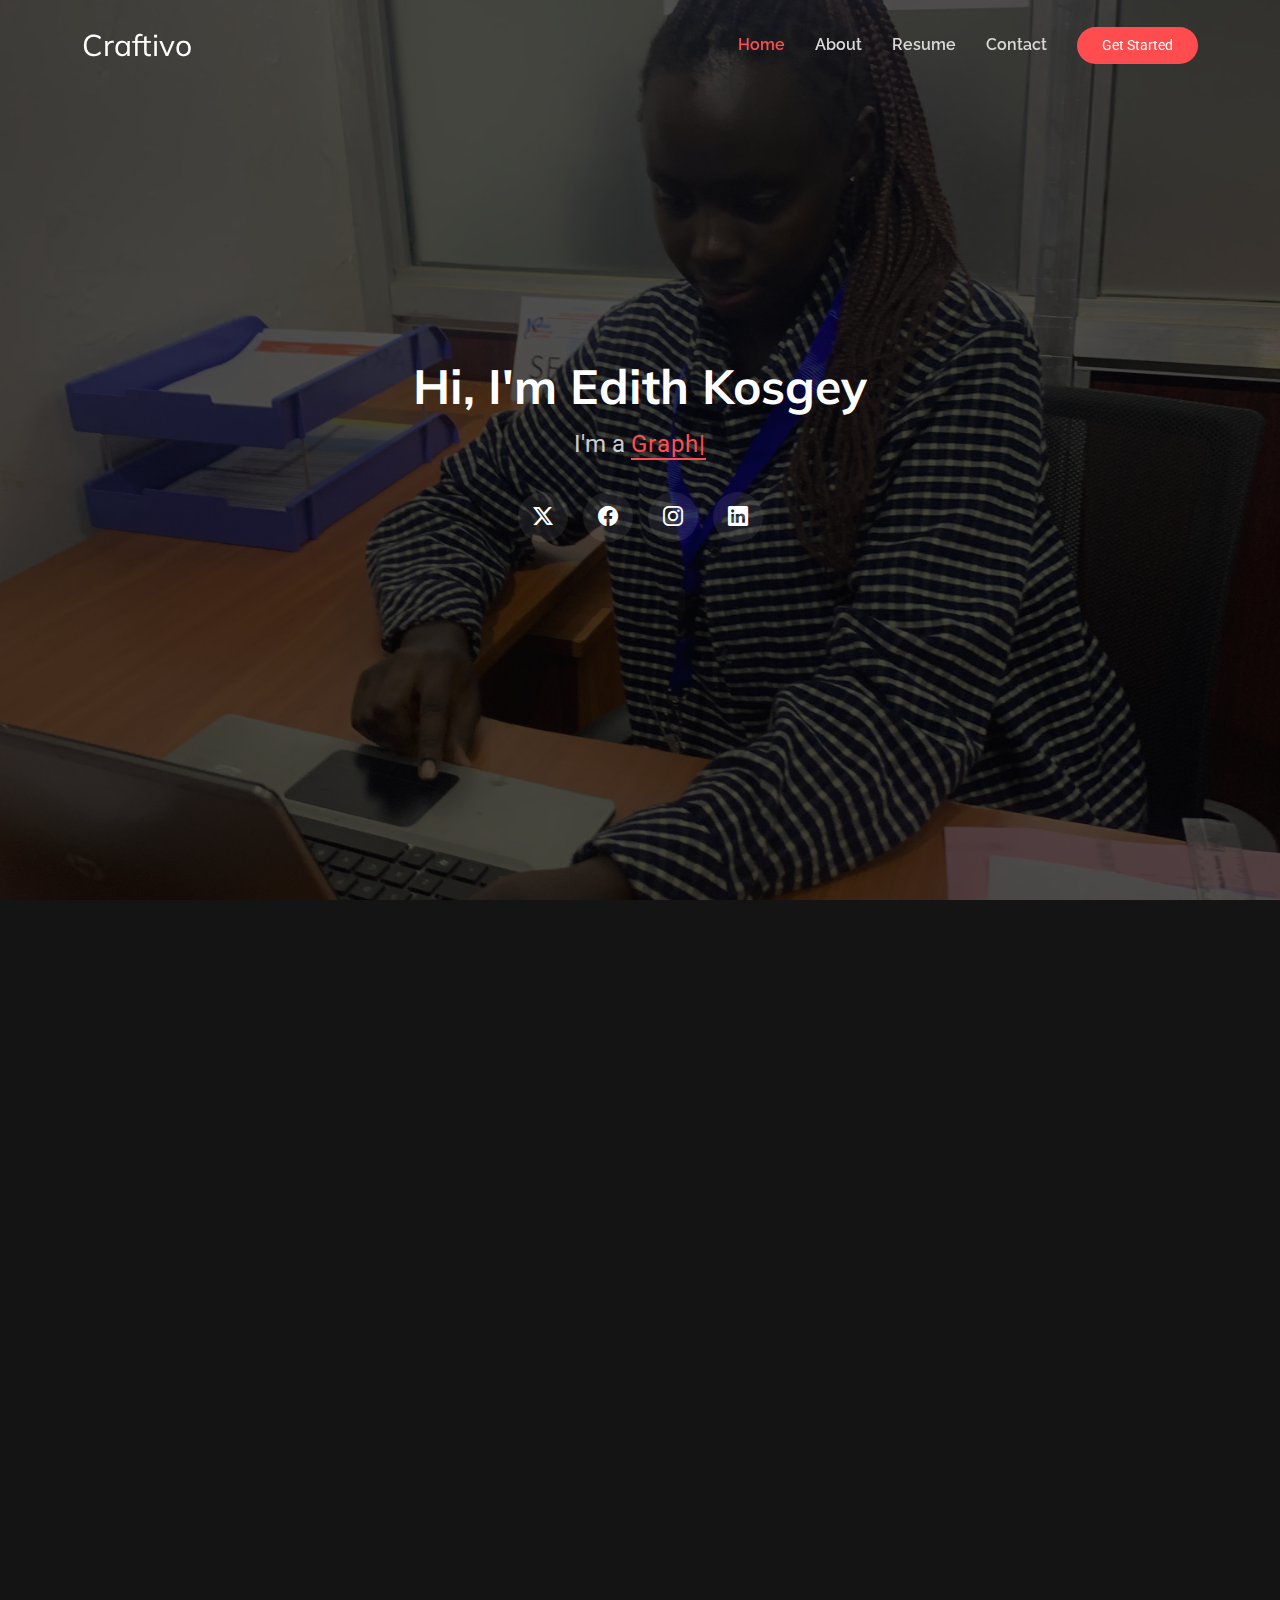
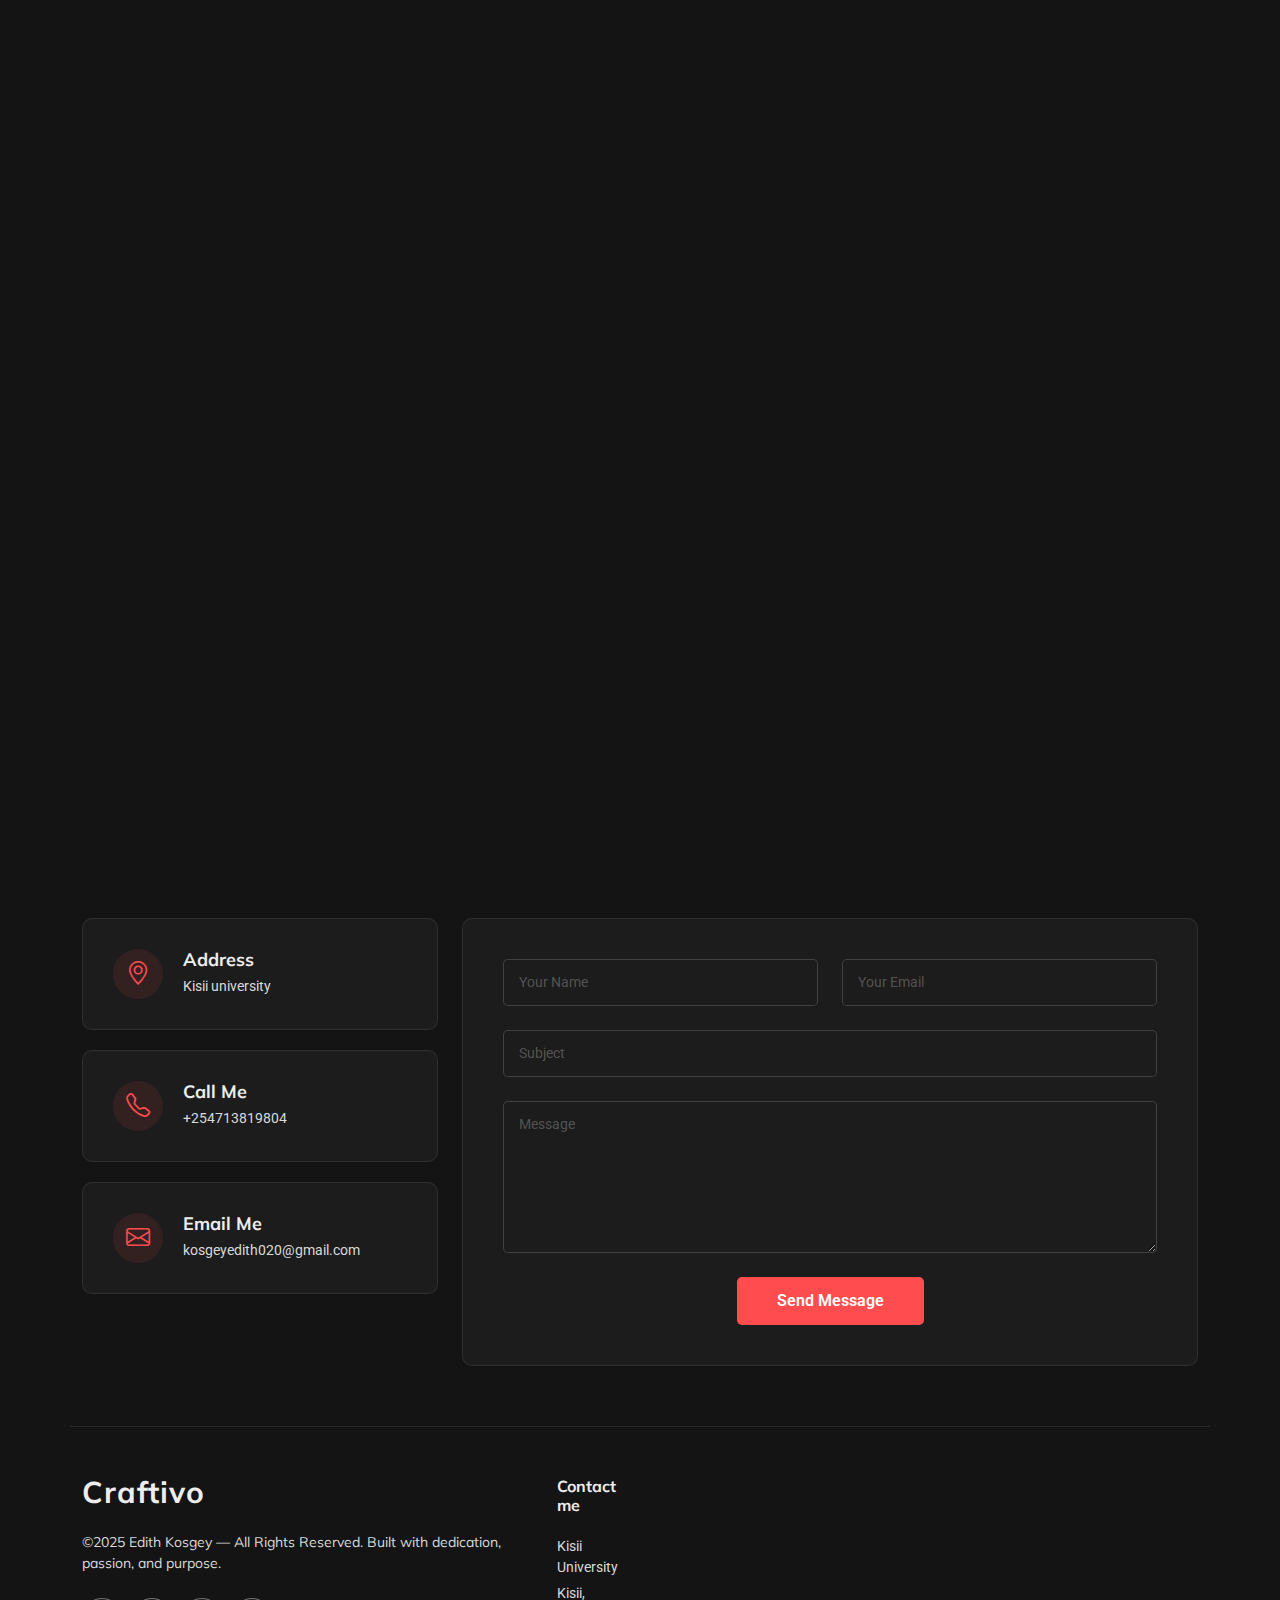
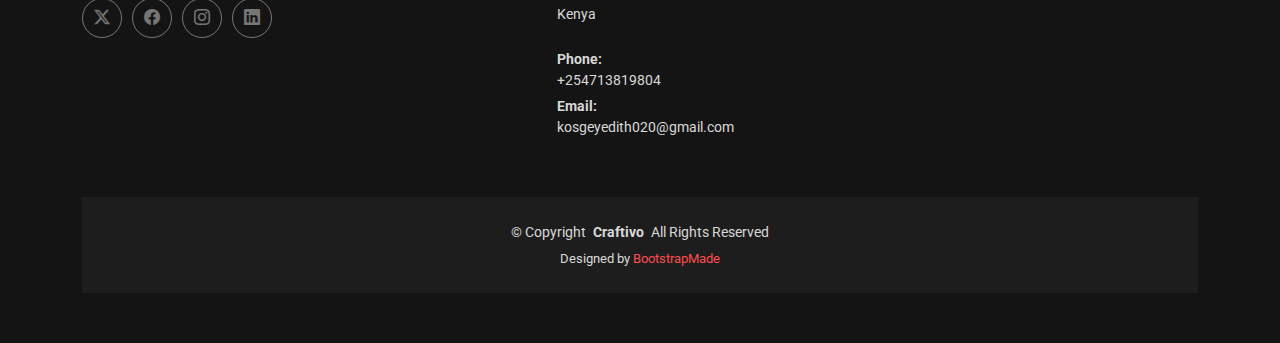
<file: Craftivo/index.html>
<!DOCTYPE html>
<html lang="en">

<head>
  <meta charset="utf-8">
  <meta content="width=device-width, initial-scale=1.0" name="viewport">
  <title>My portfolio</title>
  <meta name="description" content="">
  <meta name="keywords" content="">

  <!-- Favicons -->
  <link href="assets/img/favicon.png" rel="icon">
  <link href="assets/img/apple-touch-icon.png" rel="apple-touch-icon">

  <!-- Fonts -->
  <link href="https://fonts.googleapis.com" rel="preconnect">
  <link href="https://fonts.gstatic.com" rel="preconnect" crossorigin>
  <link href="https://fonts.googleapis.com/css2?family=Roboto:ital,wght@0,100;0,300;0,400;0,500;0,700;0,900;1,100;1,300;1,400;1,500;1,700;1,900&family=Raleway:ital,wght@0,100;0,200;0,300;0,400;0,500;0,600;0,700;0,800;0,900;1,100;1,200;1,300;1,400;1,500;1,600;1,700;1,800;1,900&family=Mulish:ital,wght@0,200;0,300;0,400;0,500;0,600;0,700;0,800;0,900;1,200;1,300;1,400;1,500;1,600;1,700;1,800;1,900&display=swap" rel="stylesheet">

  <!-- Vendor CSS Files -->
  <link href="assets/vendor/bootstrap/css/bootstrap.min.css" rel="stylesheet">
  <link href="assets/vendor/bootstrap-icons/bootstrap-icons.css" rel="stylesheet">
  <link href="assets/vendor/aos/aos.css" rel="stylesheet">
  <link href="assets/vendor/glightbox/css/glightbox.min.css" rel="stylesheet">
  <link href="assets/vendor/swiper/swiper-bundle.min.css" rel="stylesheet">

  <!-- Main CSS File -->
  <link href="assets/css/main.css" rel="stylesheet">

  <!-- =======================================================
  * Template Name: Craftivo
  * Template URL: https://bootstrapmade.com/craftivo-bootstrap-portfolio-template/
  * Updated: Oct 04 2025 with Bootstrap v5.3.8
  * Author: BootstrapMade.com
  * License: https://bootstrapmade.com/license/
  ======================================================== -->
</head>

<body class="index-page">

  <header id="header" class="header d-flex align-items-center fixed-top">
    <div class="container-fluid container-xl position-relative d-flex align-items-center">

      <a href="index.html" class="logo d-flex align-items-center me-auto">
        <!-- Uncomment the line below if you also wish to use an image logo -->
        <!-- <img src="assets/img/logo.webp" alt=""> -->
        <h1 class="sitename">Craftivo</h1>
      </a>

      <nav id="navmenu" class="navmenu">
        <ul>
          <li><a href="#hero" class="active">Home</a></li>
          <li><a href="#about">About</a></li>
          <li><a href="#resume">Resume</a></li>
          
        
          <li><a href="#contact">Contact</a></li>
        </ul>
        <i class="mobile-nav-toggle d-xl-none bi bi-list"></i>
      </nav>

      <a class="btn-getstarted" href="#about">Get Started</a>

    </div>
  </header>

  <main class="main">

    <!-- Hero Section -->
    <section id="hero" class="hero section dark-background">

      <img src="assets/img/profile/Edith's pic.jpg" alt="" data-aos="fade-in">

      <div class="container" data-aos="fade-up" data-aos-delay="100">
        <div class="row justify-content-center">
          <div class="col-lg-8 text-center">
            <h2>Hi, I'm Edith Kosgey</h2>
            <p>I'm a <span class="typed" data-typed-items="Graphic Designer, Developer, Data entrist, Virtual assistant"></span><span class="typed-cursor" aria-hidden="true"></span></p>
            <div class="social-links">
              <a href="#"><i class="bi bi-twitter-x"></i></a>
              <a href="#"><i class="bi bi-facebook"></i></a>
              <a href="#"><i class="bi bi-instagram"></i></a>
              <a href="#"><i class="bi bi-linkedin"></i></a>
            </div>
          </div>
        </div>
      </div>

    </section><!-- /Hero Section -->

    <!-- About Section -->
    <section id="about" class="about section">

      <!-- Section Title -->
      <div class="container section-title" data-aos="fade-up">
        <span class="subtitle">About Me</span>
        <h2>About Me</h2>
        <p>I am a dedicated junior soft-engineer studying at Kisii university.I am passionate about coming up with softwares that help solve the real world problems in our today's world.</p>
      </div><!-- End Section Title -->

      <div class="container" data-aos="fade-up" data-aos-delay="100">

        <div class="row gy-5">
          <div class="col-lg-4" data-aos="zoom-in" data-aos-delay="150">
            <div class="profile-card">
              <div class="profile-header">
                <div class="profile-avatar">
                  <img src="assets/img/profile/Edith's pic-2.jpg" class="img-fluid" alt="">
                  <div class="status-indicator"></div>
                </div>
                <h3>Edith Kosgey</h3>
                <span class="role">Data entry specialist</span>
                <div class="rating">
                  <i class="bi bi-star-fill"></i>
                  <i class="bi bi-star-fill"></i>
                  <i class="bi bi-star-fill"></i>
                  <i class="bi bi-star-fill"></i>
                  <i class="bi bi-star-half"></i>
                  <span>4.8</span>
                </div>
              </div>

              <div class="profile-stats">
              
                <div class="stat-item">
                  <h4>6 months</h4>
                  <p>Experience</p>
                </div>
              
              </div>

              <div class="profile-actions">
                <a href="#" class="btn-primary"><i class="bi bi-download"></i> Download CV</a>
                <a href="#" class="btn-secondary"><i class="bi bi-envelope"></i> Contact</a>
              </div>

              <div class="social-connect">
                <a href="#"><i class="bi bi-linkedin"></i></a>
                <a href="#"><i class="bi bi-github"></i></a>
                <a href="#"><i class="bi bi-twitter"></i></a>
                <a href="#"><i class="bi bi-instagram"></i></a>
              </div>
            </div>
          </div>

          <div class="col-lg-8" data-aos="fade-left" data-aos-delay="200">
            <div class="content-wrapper">
              <div class="bio-section">
                <div class="section-tag">About Me</div>
                <h2>Transforming Ideas into Digital Reality</h2>
                <p>I'm a data entry specialist and a junior software engineer with a strong passion for technology and problem-solving. I’m currently on a journey to sharpen my skills and gain hands-on experience in software development.</p>
                <p>I take pride in being hardworking, curious, and always eager to learn. My goal is to master my craft and grow into a well-rounded software engineer capable of building impactful, user-friendly, and efficient solutions.</p>
                <p>Right now, I’m equipping myself with both the technical skills and real-world experience needed to turn my ideas into reality — one project at a time.</p>
              </div>

              <div class="details-grid">
                <div class="detail-item" data-aos="fade-up" data-aos-delay="250">
                  <i class="bi bi-briefcase"></i>
                  <div class="detail-content">
                    <span>Experience</span>
                    <strong>6 months</strong>
                  </div>
                </div>

                <div class="detail-item" data-aos="fade-up" data-aos-delay="300">
                  <i class="bi bi-mortarboard"></i>
                  <div class="detail-content">
                    <span>Certificate</span>
                    <strong>Certificate in Data Entry</strong>
                  </div>
                </div>

                <div class="detail-item" data-aos="fade-up" data-aos-delay="350">
                  <i class="bi bi-geo-alt"></i>
                  <div class="detail-content">
                    <span>Based In</span>
                    <strong>Kisii, KENYA</strong>
                  </div>
                </div>

                <div class="detail-item" data-aos="fade-up" data-aos-delay="100">
                  <i class="bi bi-envelope"></i>
                  <div class="detail-content">
                    <span>Email</span>
                    <strong>kosgeyedith020@gmail.com</strong>
                  </div>
                </div>

                <div class="detail-item" data-aos="fade-up" data-aos-delay="150">
                  <i class="bi bi-phone"></i>
                  <div class="detail-content">
                    <span>Phone</span>
                    <strong>+254713819804</strong>
                  </div>
                </div>

                <div class="detail-item" data-aos="fade-up" data-aos-delay="200">
                  <i class="bi bi-calendar-check"></i>
                  <div class="detail-content">
                    <span>Availability</span>
                    <strong>Open to Work</strong>
                  </div>
                </div>
              </div>

              <div class="skills-showcase" data-aos="fade-up" data-aos-delay="250">
                <div class="section-tag">Core Skills</div>
                <h3>Technical Proficiency</h3>

                <div class="skills-list skills-animation">
                  <div class="skill-item">
                    <div class="skill-info">
                      <span class="skill-name">Articulate 360 storyline</span>
                      <span class="skill-percent">95%</span>
                    </div>
                    <div class="progress">
                      <div class="progress-bar" role="progressbar" aria-valuenow="95" aria-valuemin="0" aria-valuemax="100"></div>
                    </div>
                  </div>

                  <div class="skill-item">
                    <div class="skill-info">
                      <span class="skill-name">Google sheets</span>
                      <span class="skill-percent">90%</span>
                    </div>
                    <div class="progress">
                      <div class="progress-bar" role="progressbar" aria-valuenow="90" aria-valuemin="0" aria-valuemax="100"></div>
                    </div>
                  </div>

                  <div class="skill-item">
                    <div class="skill-info">
                      <span class="skill-name">UI/UX &amp; Figma</span>
                      <span class="skill-percent">88%</span>
                    </div>
                    <div class="progress">
                      <div class="progress-bar" role="progressbar" aria-valuenow="88" aria-valuemin="0" aria-valuemax="100"></div>
                    </div>
                  </div>

                  <div class="skill-item">
                    <div class="skill-info">
                      <span class="skill-name">Notion</span>
                      <span class="skill-percent">85%</span>
                    </div>
                    <div class="progress">
                      <div class="progress-bar" role="progressbar" aria-valuenow="85" aria-valuemin="0" aria-valuemax="100"></div>
                    </div>
                  </div>

                  <div class="skill-item">
                    <div class="skill-info">
                      <span class="skill-name">HTML,CSS &amp; JAVASCRIPT</span>
                      <span class="skill-percent">80%</span>
                    </div>
                    <div class="progress">
                      <div class="progress-bar" role="progressbar" aria-valuenow="80" aria-valuemin="0" aria-valuemax="100"></div>
                    </div>
                  </div>
                </div>
              </div>
            </div>
          </div>
        </div>

      </div>

    </section><!-- /About Section -->

    <!-- Resume Section -->
    <section id="resume" class="resume section">

      <!-- Section Title -->
      <div class="container section-title" data-aos="fade-up">
        <span class="subtitle">Resume</span>
        <h2>Resume</h2>
        <p>Highly motivated and detail-oriented Software Engineering student at Kisii University with proven experience in data entry and LMS content editing. Skilled in uploading, formatting, and proofreading digital learning materials while ensuring accuracy, accessibility, and learner engagement. Proficient in Microsoft Office Suite, Google Sheets, and programming in C, Python, and JavaScript at an intermediate level, capable of developing scripts and applications to solve real-world problems. Known for being dependable, organized, and adaptable, with the ability to manage multiple tasks under tight deadlines while maintaining data integrity. Passionate about contributing to data-driven operations, software development, and e-learning content management/p>
      </div><!-- End Section Title -->

      <div class="container" data-aos="fade-up" data-aos-delay="100">

        <div class="row gy-5">
          <div class="col-lg-6">
            <div class="experience-section">
              <div class="section-header" data-aos="fade-right" data-aos-delay="200">
                <div class="header-content">
                  <span class="section-badge">Experience</span>
                  <h2>Professional Journey</h2>
                  <p>I am a highly motivated and detail-oriented Software Engineering student at Kisii University, with a strong foundation in programming, data management, and digital content development. My journey has allowed me to combine technical knowledge with practical experience, particularly through my role at Skillcat, where I performed data entry and LMS content editing tasks.

At Skillcat, I was responsible for uploading, formatting, and proofreading digital learning materials to ensure accuracy, accessibility, and learner engagement. This role strengthened my attention to detail, organizational skills, and ability to deliver high-quality work under tight deadlines.

Proficient in Microsoft Office Suite, Google Sheets, and programming languages such as C, Python, and JavaScript, I have developed the technical and analytical abilities to create scripts and applications that solve real-world problems.

Recognized for being dependable, organized, and adaptable, I am committed to continuous growth and professional excellence. My goal is to contribute to software development, data-driven operations, and e-learning content management, using technology to improve learning experiences and operational efficiency.</p>
                </div>
              </div>

              <div class="experience-cards">
                <div class="exp-card featured" data-aos="zoom-in" data-aos-delay="300">
                  <div class="card-header">
                    <div class="company-logo">
                      <i class="bi bi-buildings"></i>
                    </div>
                    <div class="period-badge">Current</div>
                  </div>
                  <div class="card-body">
                    <h3>Data Entry Specialist</h3>
                    <p class="company-name">Skillcat</p>
                    <span class="duration">2025, May - Present</span>
                    <p class="description">Ut enim ad minim veniam quis nostrud exercitation ullamco laboris nisi ut aliquip ex ea commodo consequat duis aute.</p>
                    <div class="skills-tags">
                      <span class="skill-tag">Data Input & Updating/span>
                      <span class="skill-tag">Document Management</span>
                      <span class="skill-tag">E-Learning Content Development</span>
                    </div>
                  </div>
                </div>

                <div class="exp-card" data-aos="zoom-in" data-aos-delay="350">
                  <div class="card-header">
                    <div class="company-logo">
                      <i class="bi bi-laptop"></i>
                    </div>
                  </div>
                  <div class="card-body">
                    <h3>Secretary</h3>
                    <p class="company-name">Keablink limited Enterprises</p>
                    <span class="duration">2023 July-2024 August</span>
                    <p class="description">As a Secretary, I provided administrative and organizational support to ensure smooth daily operations and effective communication within the team. My role involved managing office documentation, handling correspondence, and coordinating schedules while maintaining a high level of professionalism and confidentiality.

I was responsible for preparing and formatting reports, organizing meetings, and maintaining accurate records using digital tools such as Microsoft Office Suite and Google Workspace. Through this role, I developed strong time management, multitasking, and communication skills, as well as a keen attention to detail.</p>
                  </div>
                </div>

              
              </div>
            </div>
          </div>

          <div class="col-lg-6">
            <div class="education-section">
              <div class="section-header" data-aos="fade-left" data-aos-delay="200">
                <div class="header-content">
                  <span class="section-badge">Education</span>
                  <h2>Academic Background</h2>
                  <p>I am a hardworking and detail-oriented Software Engineering student at Kisii University, with hands-on experience in data entry and LMS content editing through my work at Skillcat. Skilled in C, Python, and JavaScript, as well as Microsoft Office Suite and Google Sheets, I bring both technical and organizational expertise to every project. Known for being dependable, disciplined, and adaptable, I am passionate about continuous learning and contributing to impactful software development and data-driven solutions.</p>
                </div>
              </div>

              <div class="education-timeline" data-aos="fade-left" data-aos-delay="300">
                <div class="timeline-track">
                  <div class="timeline-item">
                    <div class="timeline-marker">
                      <i class="bi bi-mortarboard-fill"></i>
                    </div>
                    <div class="timeline-content">
                      <div class="education-meta">
                        <span class="year-range">2023 January-2023 March.</span>
                        <span class="degree-level">Certificate in Computer Packages</span>
                      </div>
                      <h4></h4>
                      <p class="institution">Eldoret Technical Training Institute</p>
                      <p class="description">Aquired skills such as :Microsoft Word (Word processing)
Microsoft Excel (Spreadsheets and data analysis)
Microsoft PowerPoint (Presentation software)
Microsoft Outlook (Email, calendar, and task management)
Microsoft OneNote (Digital note-taking)
Microsoft Access (Database management system, PC only)
Microsoft Publisher (Desktop publishing, PC only)
Microsoft Teams (Communication and collaboration platform) </p>
                      <div class="achievement">
                        <i class="bi bi-award"></i>
                        <span>Greatly enhanced data entry skills</span>
                      </div>
                    </div>
                  </div>

                  <div class="timeline-item">
                    <div class="timeline-marker">
                      <i class="bi bi-book"></i>
                    </div>
                    <div class="timeline-content">
                      <div class="education-meta">
                        <span class="year-range">2023 April-June 2023</span>
                        <span class="degree-level">Certificate</span>
                      </div>
                      <h4>International English Language Testing System</h4>
                      <p class="institution">Epimax International</p>
                      <p class="description">Earning a Certificate in the International English Language Testing System (IELTS) has significantly enhanced my communication, comprehension, and writing abilities in professional and academic settings. This certification demonstrates my proficiency in the English language, reflecting strong skills in listening, speaking, reading, and writing—all essential for clear collaboration in today’s global work environment.

Possessing an IELTS qualification not only validates my ability to communicate effectively across diverse teams and cultures but also gives me a competitive advantage when pursuing international opportunities, remote roles, and collaborative projects that require strong linguistic and interpersonal competence.

By combining my technical expertise in software engineering with strong English communication skills, I am well-prepared to contribute effectively to multicultural workplaces and global projects.</p>
                    </div>
                  </div>

                  <div class="timeline-item">
                    <div class="timeline-marker">
                      <i class="bi bi-patch-check-fill"></i>
                    </div>
                    <div class="timeline-content">
                      <div class="education-meta">
                        <span class="year-range">2019-2022</span>
                        <span class="degree-level">Certificate</span>
                      </div>
                      <h4>Certificate of Secondary Education</h4>
                      <div class="certifications-list">
                        <div class="cert-item">
                          <span class="cert-name">Kenya Certificate of Secondary Education</span>
                          <span class="cert-year">2023</span>
                          <p>Lugulu Girls High School, Bungoma, Kenya Kenya Certificate of Secondary Education (KCSE) – 2019-2022 Key Subjects:
● English: B | Kiswahili: A- | Mathematics: B-
● Chemistry: B+ | Biology: B | Physics: B
● Geography: A | Christian Religious Education: B+</p>
                        </div>
                        <div class="cert-item">
                          <span class="cert-name"></span>
                          <span class="cert-year"></span>
                        </div>
                        <div class="cert-item">
                          <span class="cert-name"></span>
                          <span class="cert-year"></span>
                        </div>
                      </div>

                       <div class="timeline-item">
                    <div class="timeline-marker">
                      <i class="bi bi-book"></i>
                    </div>
                    <div class="timeline-content">
                      <div class="education-meta">
                        <span class="year-range">2023 April-June 2023</span>
                        <span class="degree-level">Certificate</span>
                      </div>
                      <h4>Certificate of Primary Education</h4>
                      <p class="institution"> Ancilla Catholic Academy</p>
                      <p class="description">Earning a Certificate of Primary Education has significantly enhanced my foundational knowledge and skills, preparing me for further academic pursuits. This certification reflects my commitment to education and my ability to succeed in a structured learning environment.

Possessing a Certificate of Primary Education not only validates my educational background but also provides a strong basis for my future studies and career development.

This certification demonstrates my ability to learn and adapt, skills that are essential in today’s ever-changing job market.</p>
                    </div>
                  </div>
                </div>
              </div>
            </div>
          </div>
        </div>

      </div>

    </section><!-- /Resume Section -->


    <!-- Contact Section -->
    <section id="contact" class="contact section">

      <!-- Section Title -->
      <div class="container section-title" data-aos="fade-up">
        <span class="subtitle">Contact</span>
        <h2>Contact</h2>
        <p>I’m always open to new opportunities, collaborations, and professional connections. Feel free to reach out for inquiries, projects, or networking.</p>
      </div><!-- End Section Title -->

      <div class="container">

        <div class="row gy-4">

          <div class="col-lg-4">
            <div class="info-item">
              <div class="icon-wrapper">
                <i class="bi bi-geo-alt"></i>
              </div>
              <div>
                <h3>Address</h3>
                <p>Kisii university</p>
              </div>
            </div>

            <div class="info-item">
              <div class="icon-wrapper">
                <i class="bi bi-telephone"></i>
              </div>
              <div>
                <h3>Call Me</h3>
                <p>+254713819804</p>
              </div>
            </div>

            <div class="info-item">
              <div class="icon-wrapper">
                <i class="bi bi-envelope"></i>
              </div>
              <div>
                <h3>Email Me</h3>
                <p>kosgeyedith020@gmail.com</p>
              </div>
            </div>

          </div>

          <div class="col-lg-8">
            <form action="forms/contact.php" method="post" class="php-email-form">
              <div class="row gy-4">

                <div class="col-md-6">
                  <input type="text" name="name" class="form-control" placeholder="Your Name" required="">
                </div>

                <div class="col-md-6">
                  <input type="email" class="form-control" name="email" placeholder="Your Email" required="">
                </div>

                <div class="col-md-12">
                  <input type="text" class="form-control" name="subject" placeholder="Subject" required="">
                </div>

                <div class="col-md-12">
                  <textarea class="form-control" name="message" rows="6" placeholder="Message" required=""></textarea>
                </div>

                <div class="col-md-12 text-center">
                  <div class="loading">Loading</div>
                  <div class="error-message"></div>
                  <div class="sent-message">Your message has been sent. Thank you!</div>

                  <button type="submit">Send Message</button>
                </div>

              </div>
            </form>
          </div>

        </div>

      </div>

    </section><!-- /Contact Section -->

  </main>

  <footer id="footer" class="footer">

    <div class="container footer-top">
      <div class="row gy-4">
        <div class="col-lg-5 col-md-12 footer-about">
          <a href="index.html" class="logo d-flex align-items-center">
            <span class="sitename">Craftivo</span>
          </a>
          <p>&copy;2025 Edith Kosgey — All Rights Reserved.
Built with dedication, passion, and purpose.</p>
          <div class="social-links d-flex mt-4">
            <a href="https://x.com/home"><i class="bi bi-twitter-x"></i></a>
            <a href=""><i class="bi bi-facebook"></i></a>
            <a href=""><i class="bi bi-instagram"></i></a>
            <a href="https://www.linkedin.com/in/edith-kosgey-1a7286339/"><i class="bi bi-linkedin"></i></a>
          </div>
        </div>

        <div class="col-lg-2 col-6 footer-links">
         
        <div class="col-lg-3 col-md-12 footer-contact text-center text-md-start">
          <h4>Contact me</h4>
          <p>Kisii University</p>
          <p>Kisii, Kenya</p>
        
          <p class="mt-4"><strong>Phone:</strong> <span>+254713819804</span></p>
          <p><strong>Email:</strong> <span>kosgeyedith020@gmail.com</span></p>
        </div>

      </div>
    </div>

    <div class="container copyright text-center mt-4">
      <p>© <span>Copyright</span> <strong class="px-1 sitename">Craftivo</strong> <span>All Rights Reserved</span></p>
      <div class="credits">
        <!-- All the links in the footer should remain intact. -->
        <!-- You can delete the links only if you've purchased the pro version. -->
        <!-- Licensing information: https://bootstrapmade.com/license/ -->
        <!-- Purchase the pro version with working PHP/AJAX contact form: [buy-url] -->
        Designed by <a href="https://bootstrapmade.com/">BootstrapMade</a>
      </div>
    </div>

  </footer>

  <!-- Scroll Top -->
  <a href="#" id="scroll-top" class="scroll-top d-flex align-items-center justify-content-center"><i class="bi bi-arrow-up-short"></i></a>

  <!-- Preloader -->
  <div id="preloader"></div>

  <!-- Vendor JS Files -->
  <script src="assets/vendor/bootstrap/js/bootstrap.bundle.min.js"></script>
  <script src="assets/vendor/php-email-form/validate.js"></script>
  <script src="assets/vendor/aos/aos.js"></script>
  <script src="assets/vendor/typed.js/typed.umd.js"></script>
  <script src="assets/vendor/waypoints/noframework.waypoints.js"></script>
  <script src="assets/vendor/glightbox/js/glightbox.min.js"></script>
  <script src="assets/vendor/imagesloaded/imagesloaded.pkgd.min.js"></script>
  <script src="assets/vendor/isotope-layout/isotope.pkgd.min.js"></script>
  <script src="assets/vendor/swiper/swiper-bundle.min.js"></script>

  <!-- Main JS File -->
  <script src="assets/js/main.js"></script>

</body>

</html>
</file>
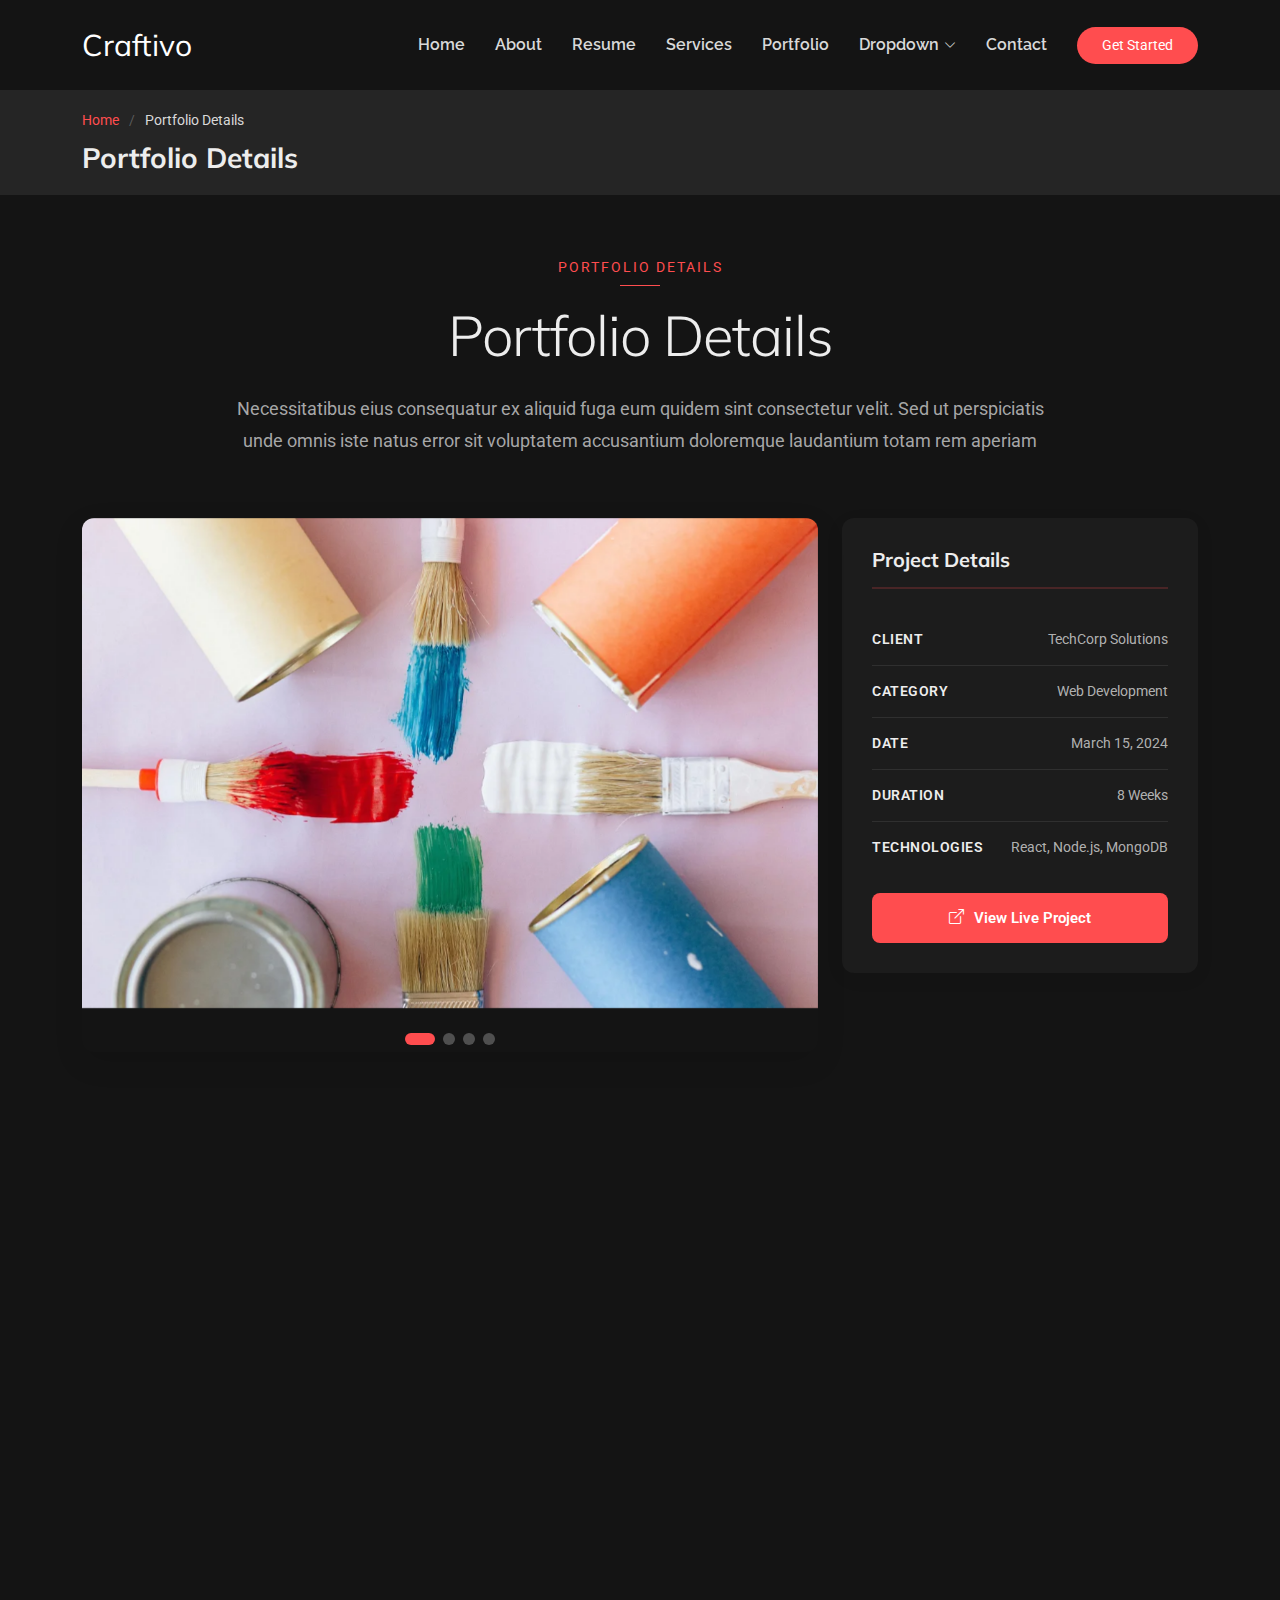
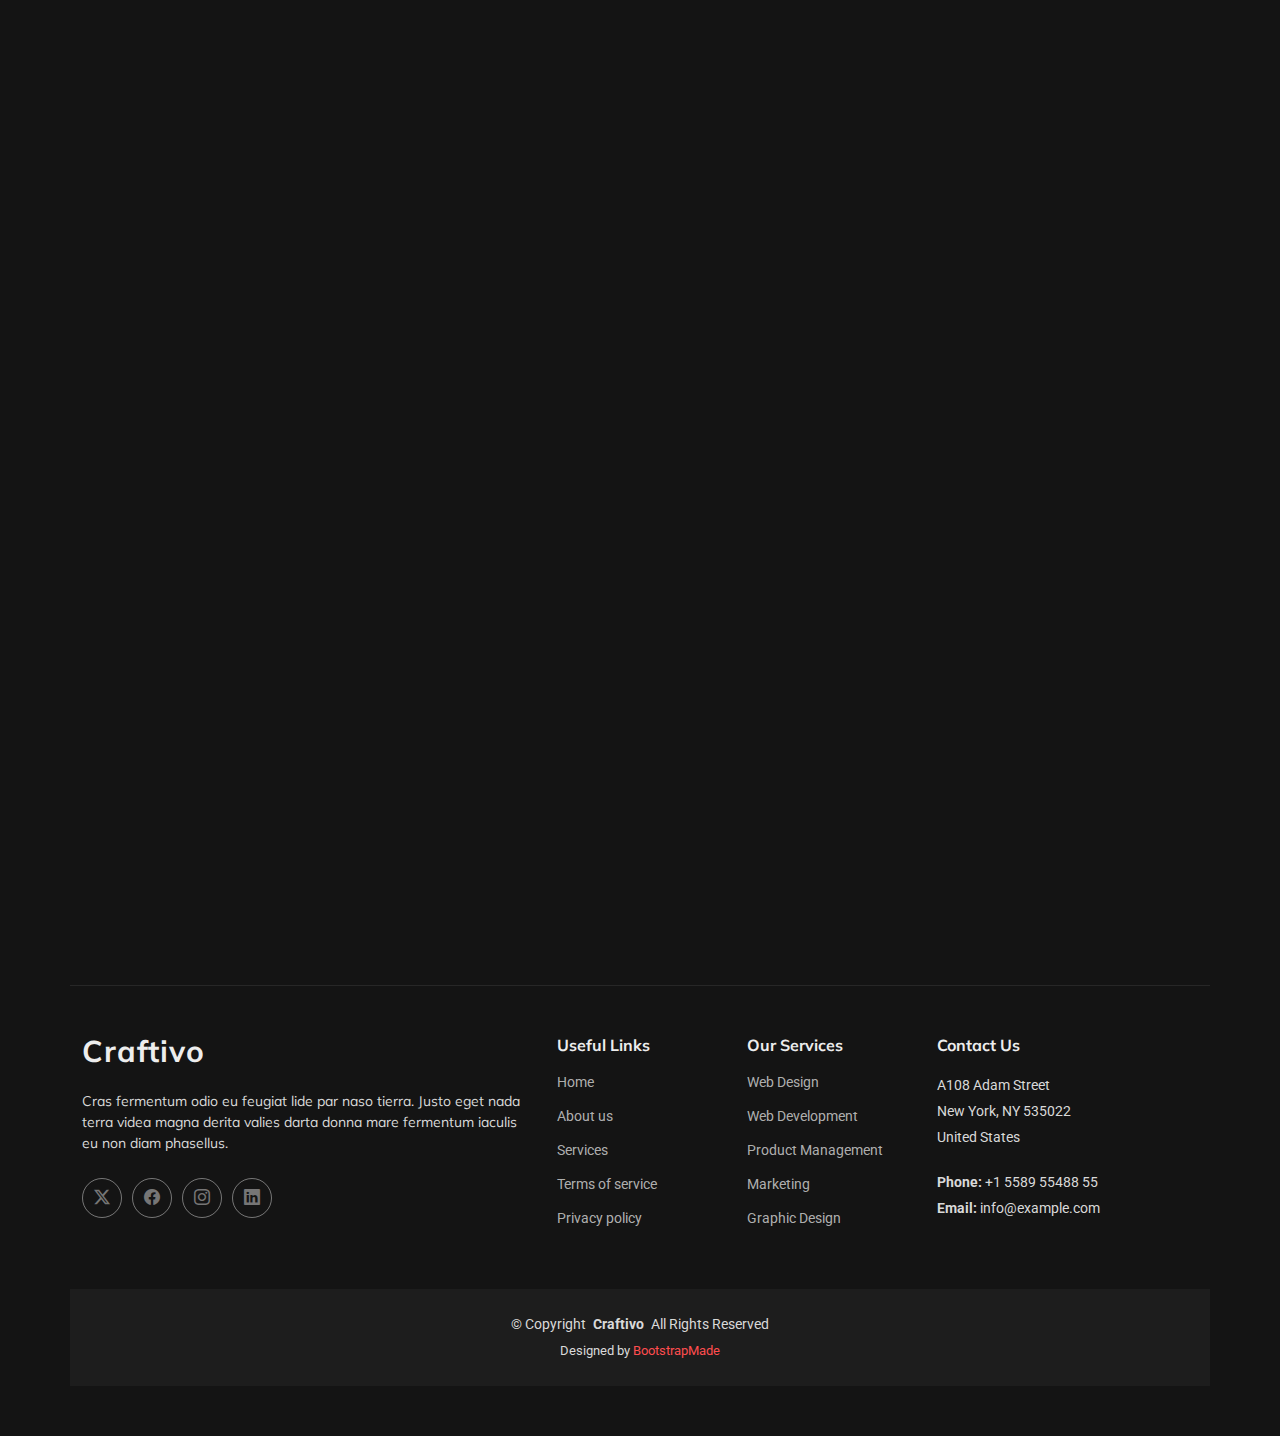
<file: Craftivo/portfolio-details.html>
<!DOCTYPE html>
<html lang="en">

<head>
  <meta charset="utf-8">
  <meta content="width=device-width, initial-scale=1.0" name="viewport">
  <title>Portfolio Details - Craftivo Bootstrap Template</title>
  <meta name="description" content="">
  <meta name="keywords" content="">

  <!-- Favicons -->
  <link href="assets/img/favicon.png" rel="icon">
  <link href="assets/img/apple-touch-icon.png" rel="apple-touch-icon">

  <!-- Fonts -->
  <link href="https://fonts.googleapis.com" rel="preconnect">
  <link href="https://fonts.gstatic.com" rel="preconnect" crossorigin>
  <link href="https://fonts.googleapis.com/css2?family=Roboto:ital,wght@0,100;0,300;0,400;0,500;0,700;0,900;1,100;1,300;1,400;1,500;1,700;1,900&family=Raleway:ital,wght@0,100;0,200;0,300;0,400;0,500;0,600;0,700;0,800;0,900;1,100;1,200;1,300;1,400;1,500;1,600;1,700;1,800;1,900&family=Mulish:ital,wght@0,200;0,300;0,400;0,500;0,600;0,700;0,800;0,900;1,200;1,300;1,400;1,500;1,600;1,700;1,800;1,900&display=swap" rel="stylesheet">

  <!-- Vendor CSS Files -->
  <link href="assets/vendor/bootstrap/css/bootstrap.min.css" rel="stylesheet">
  <link href="assets/vendor/bootstrap-icons/bootstrap-icons.css" rel="stylesheet">
  <link href="assets/vendor/aos/aos.css" rel="stylesheet">
  <link href="assets/vendor/glightbox/css/glightbox.min.css" rel="stylesheet">
  <link href="assets/vendor/swiper/swiper-bundle.min.css" rel="stylesheet">

  <!-- Main CSS File -->
  <link href="assets/css/main.css" rel="stylesheet">

  <!-- =======================================================
  * Template Name: Craftivo
  * Template URL: https://bootstrapmade.com/craftivo-bootstrap-portfolio-template/
  * Updated: Oct 04 2025 with Bootstrap v5.3.8
  * Author: BootstrapMade.com
  * License: https://bootstrapmade.com/license/
  ======================================================== -->
</head>

<body class="portfolio-details-page">

  <header id="header" class="header d-flex align-items-center sticky-top">
    <div class="container-fluid container-xl position-relative d-flex align-items-center">

      <a href="index.html" class="logo d-flex align-items-center me-auto">
        <!-- Uncomment the line below if you also wish to use an image logo -->
        <!-- <img src="assets/img/logo.webp" alt=""> -->
        <h1 class="sitename">Craftivo</h1>
      </a>

      <nav id="navmenu" class="navmenu">
        <ul>
          <li><a href="#hero">Home</a></li>
          <li><a href="#about">About</a></li>
          <li><a href="#resume">Resume</a></li>
          <li><a href="#services">Services</a></li>
          <li><a href="#portfolio">Portfolio</a></li>
          <li class="dropdown"><a href="#"><span>Dropdown</span> <i class="bi bi-chevron-down toggle-dropdown"></i></a>
            <ul>
              <li><a href="#">Dropdown 1</a></li>
              <li class="dropdown"><a href="#"><span>Deep Dropdown</span> <i class="bi bi-chevron-down toggle-dropdown"></i></a>
                <ul>
                  <li><a href="#">Deep Dropdown 1</a></li>
                  <li><a href="#">Deep Dropdown 2</a></li>
                  <li><a href="#">Deep Dropdown 3</a></li>
                  <li><a href="#">Deep Dropdown 4</a></li>
                  <li><a href="#">Deep Dropdown 5</a></li>
                </ul>
              </li>
              <li><a href="#">Dropdown 2</a></li>
              <li><a href="#">Dropdown 3</a></li>
              <li><a href="#">Dropdown 4</a></li>
            </ul>
          </li>
          <li><a href="#contact">Contact</a></li>
        </ul>
        <i class="mobile-nav-toggle d-xl-none bi bi-list"></i>
      </nav>

      <a class="btn-getstarted" href="#about">Get Started</a>

    </div>
  </header>

  <main class="main">

    <!-- Page Title -->
    <div class="page-title light-background">
      <div class="container">
        <nav class="breadcrumbs">
          <ol>
            <li><a href="index.html">Home</a></li>
            <li class="current">Portfolio Details</li>
          </ol>
        </nav>
        <h1>Portfolio Details</h1>
      </div>
    </div><!-- End Page Title -->

    <!-- Portfolio Details Section -->
    <section id="portfolio-details" class="portfolio-details section">

      <!-- Section Title -->
      <div class="container section-title" data-aos="fade-up">
        <span class="subtitle">Portfolio Details</span>
        <h2>Portfolio Details</h2>
        <p>Necessitatibus eius consequatur ex aliquid fuga eum quidem sint consectetur velit. Sed ut perspiciatis unde omnis iste natus error sit voluptatem accusantium doloremque laudantium totam rem aperiam</p>
      </div><!-- End Section Title -->

      <div class="container" data-aos="fade-up" data-aos-delay="100">

        <div class="row gy-5">

          <div class="col-lg-8">

            <div class="portfolio-details-slider swiper init-swiper">
              <script type="application/json" class="swiper-config">
                {
                  "loop": true,
                  "speed": 600,
                  "autoplay": {
                    "delay": 4000
                  },
                  "slidesPerView": 1,
                  "spaceBetween": 0,
                  "effect": "fade",
                  "pagination": {
                    "el": ".swiper-pagination",
                    "type": "bullets",
                    "clickable": true
                  }
                }
              </script>
              <div class="swiper-wrapper">

                <div class="swiper-slide">
                  <img src="assets/img/portfolio/portfolio-3.webp" alt="Portfolio Image" class="img-fluid">
                </div>

                <div class="swiper-slide">
                  <img src="assets/img/portfolio/portfolio-6.webp" alt="Portfolio Image" class="img-fluid">
                </div>

                <div class="swiper-slide">
                  <img src="assets/img/portfolio/portfolio-9.webp" alt="Portfolio Image" class="img-fluid">
                </div>

                <div class="swiper-slide">
                  <img src="assets/img/portfolio/portfolio-11.webp" alt="Portfolio Image" class="img-fluid">
                </div>

              </div>
              <div class="swiper-pagination"></div>
            </div>

            <div class="portfolio-content" data-aos="fade-up" data-aos-delay="200">
              <h2>Innovative Digital Platform</h2>

              <div class="meta-info">
                <span class="date"><i class="bi bi-calendar"></i> March 15, 2024</span>
                <span class="category"><i class="bi bi-tag"></i> Web Development</span>
                <span class="client"><i class="bi bi-building"></i> TechCorp Solutions</span>
              </div>

              <p>
                Lorem ipsum dolor sit amet, consectetur adipiscing elit, sed do eiusmod tempor incididunt ut labore et dolore magna aliqua. Ut enim ad minim veniam, quis nostrud exercitation ullamco laboris nisi ut aliquip ex ea commodo consequat.
              </p>

              <h3>Project Overview</h3>
              <p>
                Duis aute irure dolor in reprehenderit in voluptate velit esse cillum dolore eu fugiat nulla pariatur. Excepteur sint occaecat cupidatat non proident, sunt in culpa qui officia deserunt mollit anim id est laborum. Sed ut perspiciatis unde omnis iste natus error sit voluptatem accusantium doloremque laudantium.
              </p>

              <div class="highlights-box">
                <h4>Key Highlights</h4>
                <ul>
                  <li><i class="bi bi-check-circle"></i> Responsive design across all devices</li>
                  <li><i class="bi bi-check-circle"></i> Advanced user authentication system</li>
                  <li><i class="bi bi-check-circle"></i> Real-time data synchronization</li>
                  <li><i class="bi bi-check-circle"></i> Optimized performance and loading speed</li>
                  <li><i class="bi bi-check-circle"></i> Comprehensive admin dashboard</li>
                </ul>
              </div>

              <h3>Technical Implementation</h3>
              <p>
                Totam rem aperiam, eaque ipsa quae ab illo inventore veritatis et quasi architecto beatae vitae dicta sunt explicabo. Nemo enim ipsam voluptatem quia voluptas sit aspernatur aut odit aut fugit, sed quia consequuntur magni dolores eos qui ratione voluptatem sequi nesciunt.
              </p>

              <blockquote>
                <i class="bi bi-quote quote-icon"></i>
                <p>
                  Neque porro quisquam est, qui dolorem ipsum quia dolor sit amet, consectetur, adipisci velit, sed quia non numquam eius modi tempora incidunt ut labore et dolore magnam aliquam quaerat voluptatem.
                </p>
                <div class="author">
                  <img src="assets/img/person/person-m-7.webp" alt="Author">
                  <div class="author-info">
                    <h5>Michael Anderson</h5>
                    <span>Project Lead</span>
                  </div>
                </div>
              </blockquote>

              <p>
                At vero eos et accusamus et iusto odio dignissimos ducimus qui blanditiis praesentium voluptatum deleniti atque corrupti quos dolores et quas molestias excepturi sint occaecati cupiditate non provident, similique sunt in culpa qui officia deserunt mollitia animi.
              </p>

            </div>

          </div>

          <div class="col-lg-4">

            <div class="sidebar" data-aos="fade-up" data-aos-delay="200">

              <div class="info-card">
                <h3>Project Details</h3>
                <div class="info-item">
                  <span class="label">Client</span>
                  <span class="value">TechCorp Solutions</span>
                </div>
                <div class="info-item">
                  <span class="label">Category</span>
                  <span class="value">Web Development</span>
                </div>
                <div class="info-item">
                  <span class="label">Date</span>
                  <span class="value">March 15, 2024</span>
                </div>
                <div class="info-item">
                  <span class="label">Duration</span>
                  <span class="value">8 Weeks</span>
                </div>
                <div class="info-item">
                  <span class="label">Technologies</span>
                  <span class="value">React, Node.js, MongoDB</span>
                </div>
                <a href="https://www.example.com" class="btn-primary" target="_blank">
                  <i class="bi bi-box-arrow-up-right"></i> View Live Project
                </a>
              </div>

              <div class="share-card" data-aos="fade-up" data-aos-delay="300">
                <h3>Share This Project</h3>
                <div class="social-links">
                  <a href="#" class="facebook"><i class="bi bi-facebook"></i></a>
                  <a href="#" class="twitter"><i class="bi bi-twitter"></i></a>
                  <a href="#" class="linkedin"><i class="bi bi-linkedin"></i></a>
                  <a href="#" class="pinterest"><i class="bi bi-pinterest"></i></a>
                </div>
              </div>

              <div class="tags-card" data-aos="fade-up" data-aos-delay="400">
                <h3>Tags</h3>
                <div class="tags">
                  <a href="#">Design</a>
                  <a href="#">Development</a>
                  <a href="#">React</a>
                  <a href="#">UX/UI</a>
                  <a href="#">Frontend</a>
                  <a href="#">Backend</a>
                </div>
              </div>

            </div>

          </div>

        </div>

      </div>

    </section><!-- /Portfolio Details Section -->

  </main>

  <footer id="footer" class="footer">

    <div class="container footer-top">
      <div class="row gy-4">
        <div class="col-lg-5 col-md-12 footer-about">
          <a href="index.html" class="logo d-flex align-items-center">
            <span class="sitename">Craftivo</span>
          </a>
          <p>Cras fermentum odio eu feugiat lide par naso tierra. Justo eget nada terra videa magna derita valies darta donna mare fermentum iaculis eu non diam phasellus.</p>
          <div class="social-links d-flex mt-4">
            <a href=""><i class="bi bi-twitter-x"></i></a>
            <a href=""><i class="bi bi-facebook"></i></a>
            <a href=""><i class="bi bi-instagram"></i></a>
            <a href=""><i class="bi bi-linkedin"></i></a>
          </div>
        </div>

        <div class="col-lg-2 col-6 footer-links">
          <h4>Useful Links</h4>
          <ul>
            <li><a href="#">Home</a></li>
            <li><a href="#">About us</a></li>
            <li><a href="#">Services</a></li>
            <li><a href="#">Terms of service</a></li>
            <li><a href="#">Privacy policy</a></li>
          </ul>
        </div>

        <div class="col-lg-2 col-6 footer-links">
          <h4>Our Services</h4>
          <ul>
            <li><a href="#">Web Design</a></li>
            <li><a href="#">Web Development</a></li>
            <li><a href="#">Product Management</a></li>
            <li><a href="#">Marketing</a></li>
            <li><a href="#">Graphic Design</a></li>
          </ul>
        </div>

        <div class="col-lg-3 col-md-12 footer-contact text-center text-md-start">
          <h4>Contact Us</h4>
          <p>A108 Adam Street</p>
          <p>New York, NY 535022</p>
          <p>United States</p>
          <p class="mt-4"><strong>Phone:</strong> <span>+1 5589 55488 55</span></p>
          <p><strong>Email:</strong> <span>info@example.com</span></p>
        </div>

      </div>
    </div>

    <div class="container copyright text-center mt-4">
      <p>© <span>Copyright</span> <strong class="px-1 sitename">Craftivo</strong> <span>All Rights Reserved</span></p>
      <div class="credits">
        <!-- All the links in the footer should remain intact. -->
        <!-- You can delete the links only if you've purchased the pro version. -->
        <!-- Licensing information: https://bootstrapmade.com/license/ -->
        <!-- Purchase the pro version with working PHP/AJAX contact form: [buy-url] -->
        Designed by <a href="https://bootstrapmade.com/">BootstrapMade</a>
      </div>
    </div>

  </footer>

  <!-- Scroll Top -->
  <a href="#" id="scroll-top" class="scroll-top d-flex align-items-center justify-content-center"><i class="bi bi-arrow-up-short"></i></a>

  <!-- Preloader -->
  <div id="preloader"></div>

  <!-- Vendor JS Files -->
  <script src="assets/vendor/bootstrap/js/bootstrap.bundle.min.js"></script>
  <script src="assets/vendor/php-email-form/validate.js"></script>
  <script src="assets/vendor/aos/aos.js"></script>
  <script src="assets/vendor/typed.js/typed.umd.js"></script>
  <script src="assets/vendor/waypoints/noframework.waypoints.js"></script>
  <script src="assets/vendor/glightbox/js/glightbox.min.js"></script>
  <script src="assets/vendor/imagesloaded/imagesloaded.pkgd.min.js"></script>
  <script src="assets/vendor/isotope-layout/isotope.pkgd.min.js"></script>
  <script src="assets/vendor/swiper/swiper-bundle.min.js"></script>

  <!-- Main JS File -->
  <script src="assets/js/main.js"></script>

</body>

</html>
</file>
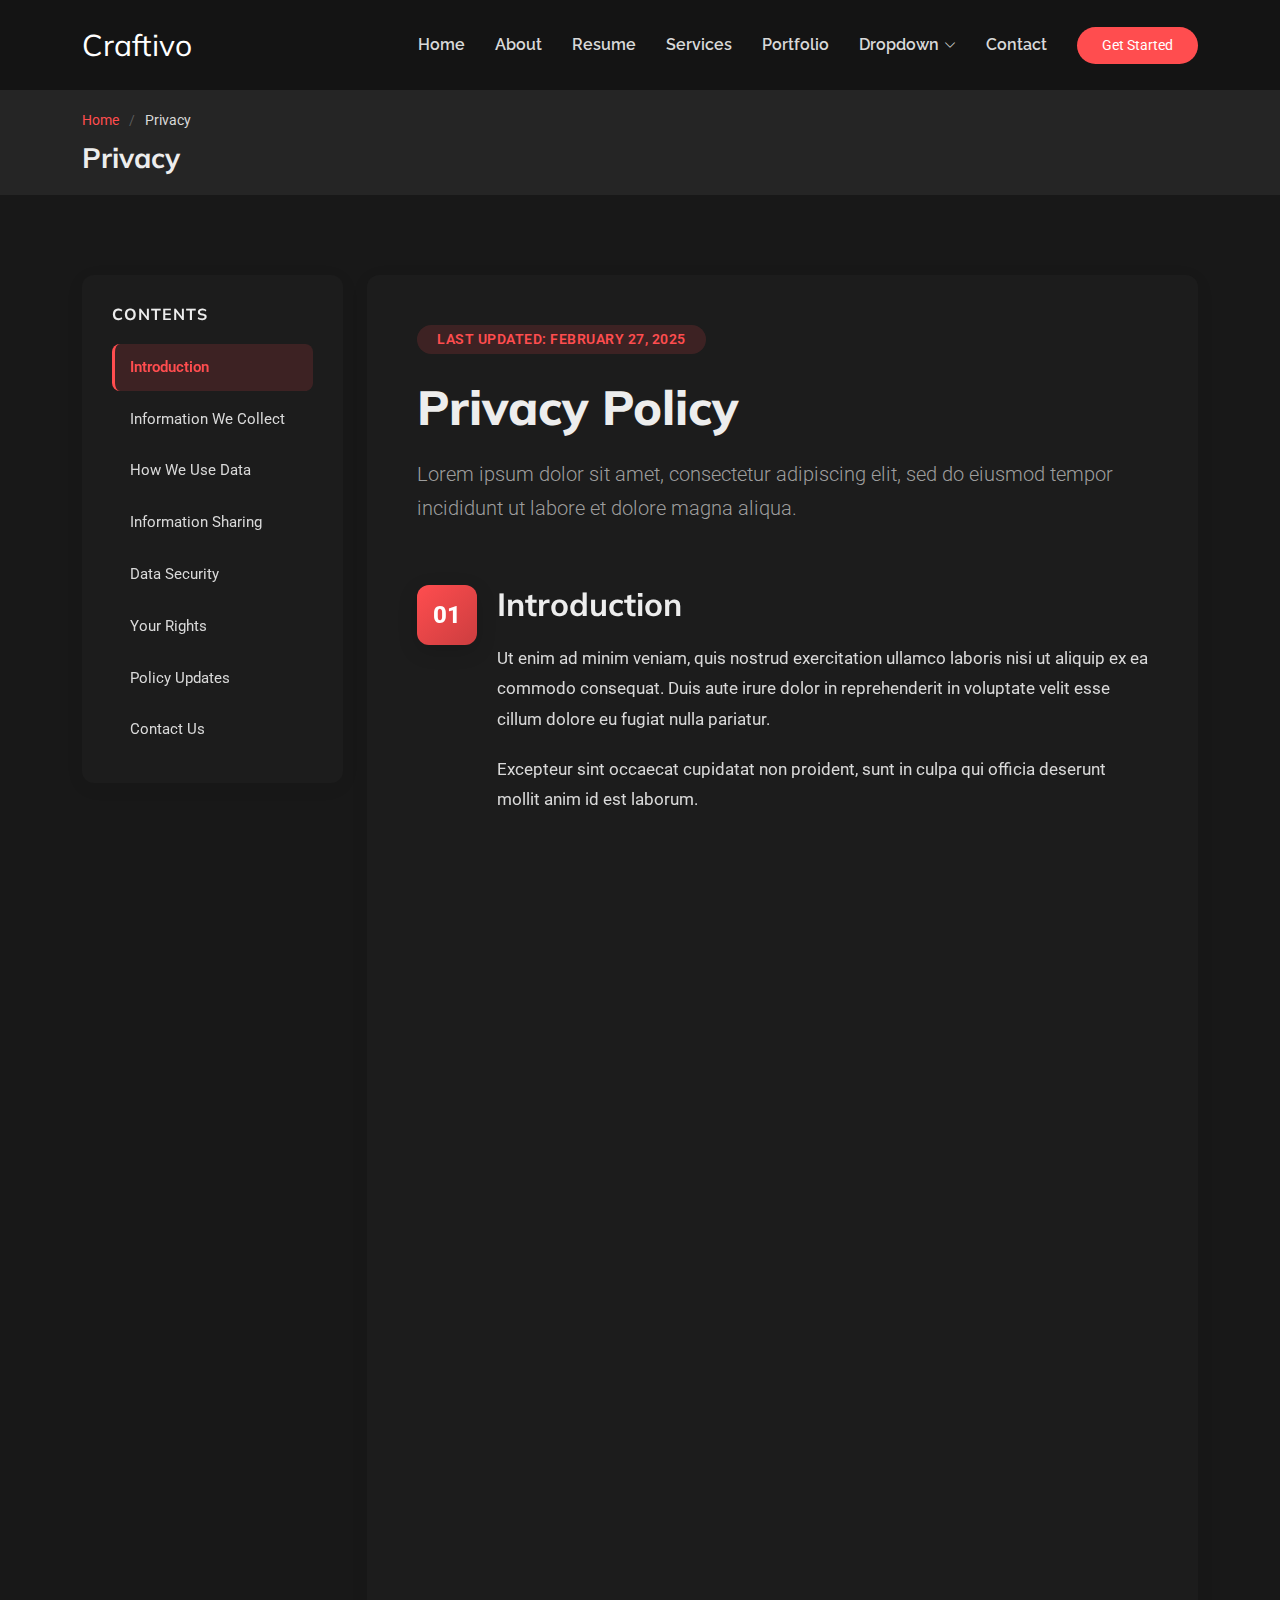
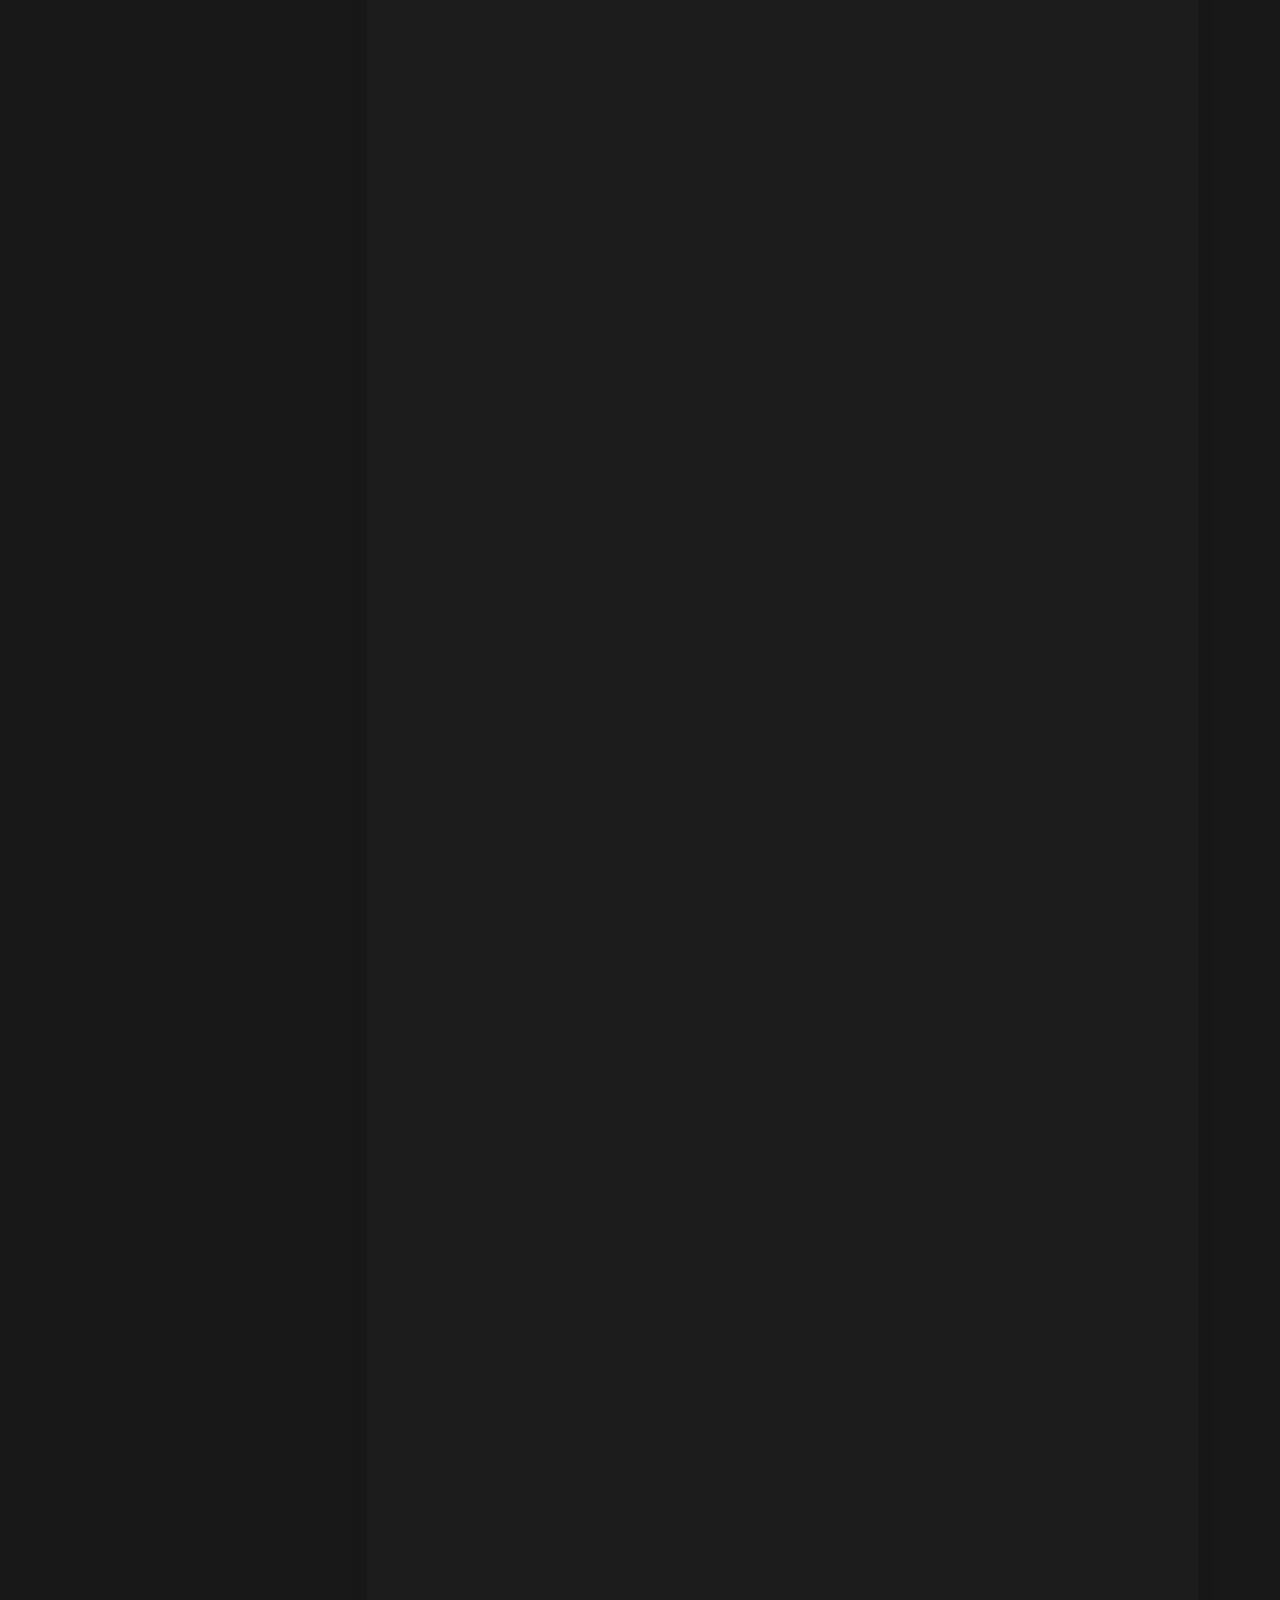
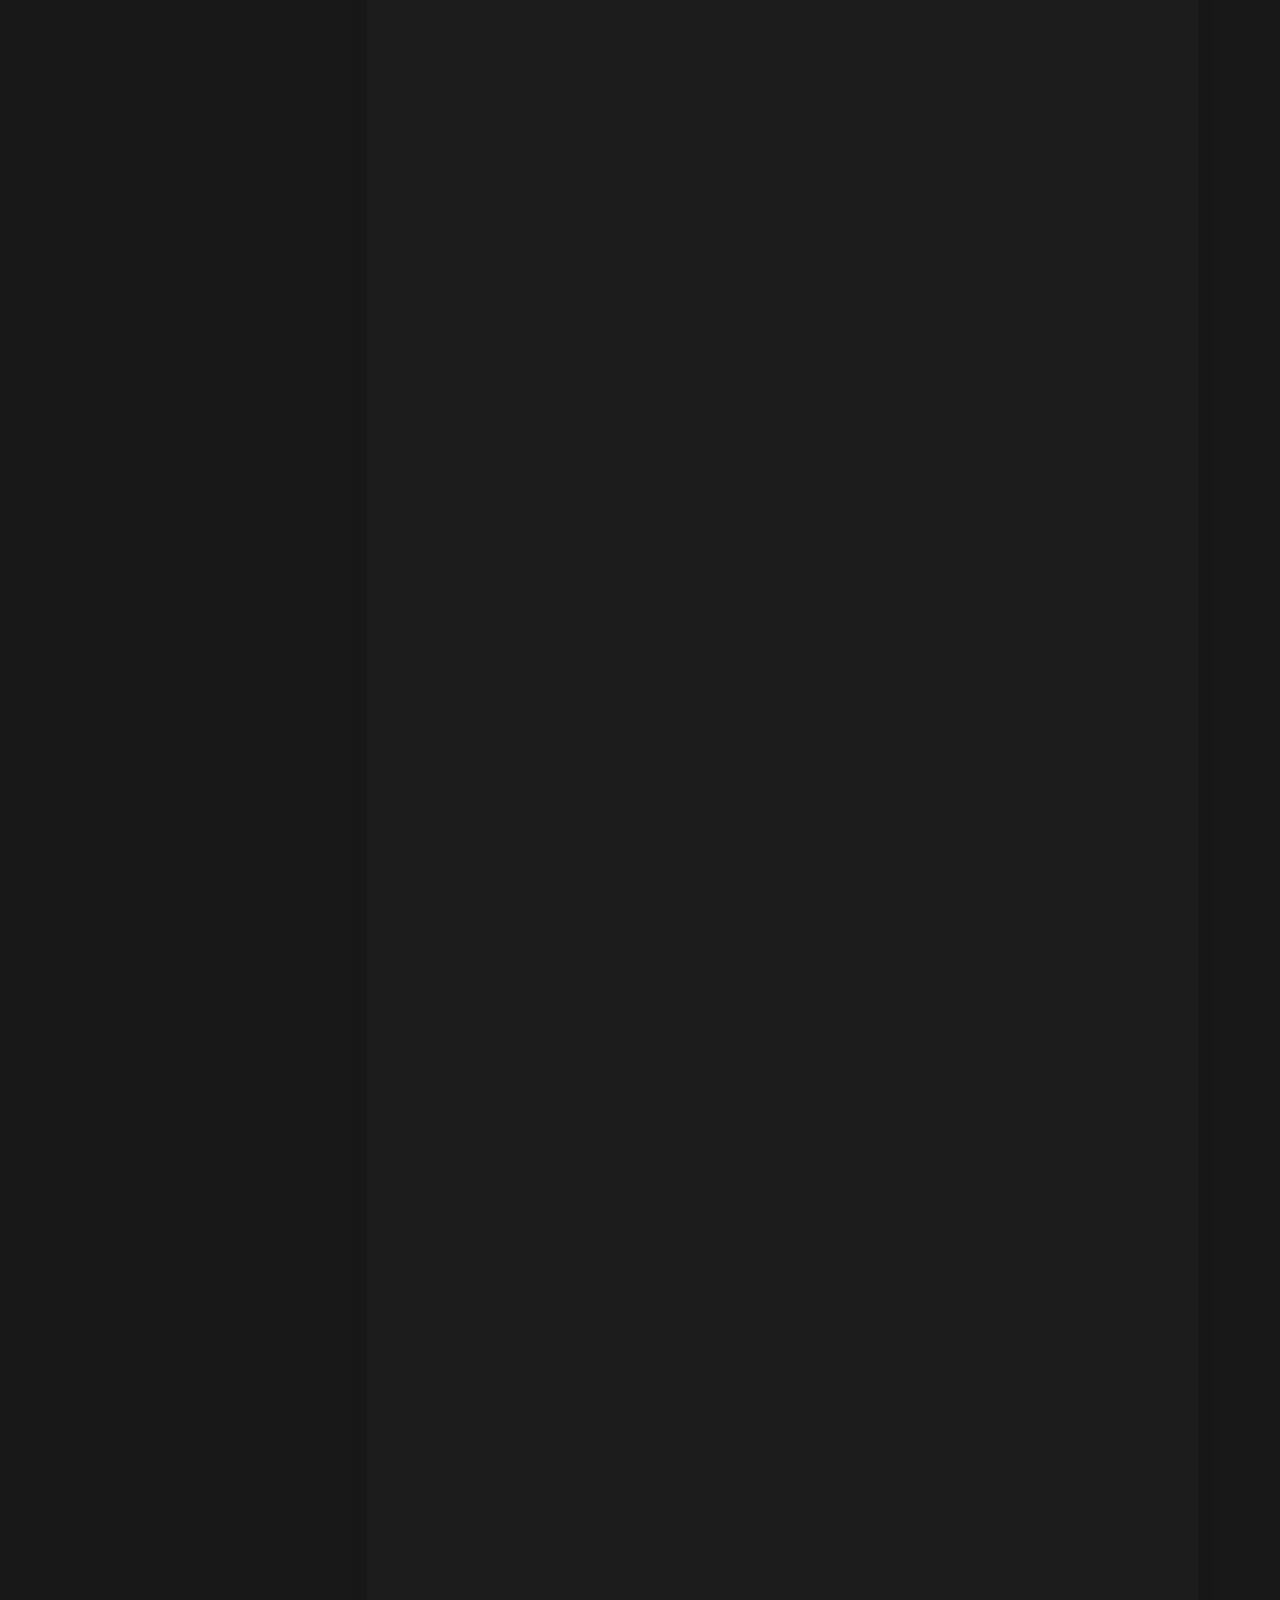
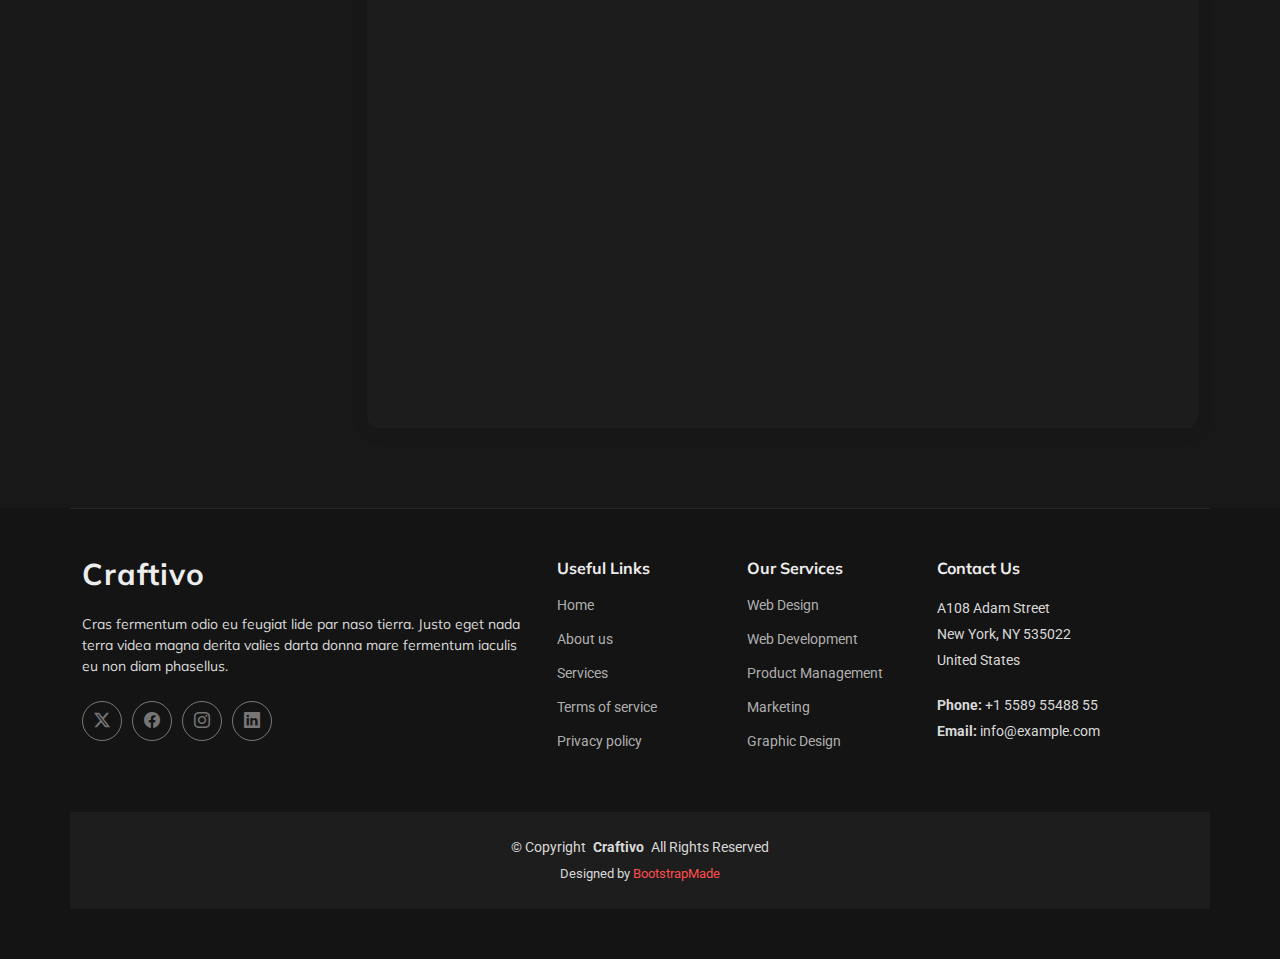
<file: Craftivo/privacy.html>
<!DOCTYPE html>
<html lang="en">

<head>
  <meta charset="utf-8">
  <meta content="width=device-width, initial-scale=1.0" name="viewport">
  <title>Privacy - Craftivo Bootstrap Template</title>
  <meta name="description" content="">
  <meta name="keywords" content="">

  <!-- Favicons -->
  <link href="assets/img/favicon.png" rel="icon">
  <link href="assets/img/apple-touch-icon.png" rel="apple-touch-icon">

  <!-- Fonts -->
  <link href="https://fonts.googleapis.com" rel="preconnect">
  <link href="https://fonts.gstatic.com" rel="preconnect" crossorigin>
  <link href="https://fonts.googleapis.com/css2?family=Roboto:ital,wght@0,100;0,300;0,400;0,500;0,700;0,900;1,100;1,300;1,400;1,500;1,700;1,900&family=Raleway:ital,wght@0,100;0,200;0,300;0,400;0,500;0,600;0,700;0,800;0,900;1,100;1,200;1,300;1,400;1,500;1,600;1,700;1,800;1,900&family=Mulish:ital,wght@0,200;0,300;0,400;0,500;0,600;0,700;0,800;0,900;1,200;1,300;1,400;1,500;1,600;1,700;1,800;1,900&display=swap" rel="stylesheet">

  <!-- Vendor CSS Files -->
  <link href="assets/vendor/bootstrap/css/bootstrap.min.css" rel="stylesheet">
  <link href="assets/vendor/bootstrap-icons/bootstrap-icons.css" rel="stylesheet">
  <link href="assets/vendor/aos/aos.css" rel="stylesheet">
  <link href="assets/vendor/glightbox/css/glightbox.min.css" rel="stylesheet">
  <link href="assets/vendor/swiper/swiper-bundle.min.css" rel="stylesheet">

  <!-- Main CSS File -->
  <link href="assets/css/main.css" rel="stylesheet">

  <!-- =======================================================
  * Template Name: Craftivo
  * Template URL: https://bootstrapmade.com/craftivo-bootstrap-portfolio-template/
  * Updated: Oct 04 2025 with Bootstrap v5.3.8
  * Author: BootstrapMade.com
  * License: https://bootstrapmade.com/license/
  ======================================================== -->
</head>

<body class="privacy-page">

  <header id="header" class="header d-flex align-items-center sticky-top">
    <div class="container-fluid container-xl position-relative d-flex align-items-center">

      <a href="index.html" class="logo d-flex align-items-center me-auto">
        <!-- Uncomment the line below if you also wish to use an image logo -->
        <!-- <img src="assets/img/logo.webp" alt=""> -->
        <h1 class="sitename">Craftivo</h1>
      </a>

      <nav id="navmenu" class="navmenu">
        <ul>
          <li><a href="#hero">Home</a></li>
          <li><a href="#about">About</a></li>
          <li><a href="#resume">Resume</a></li>
          <li><a href="#services">Services</a></li>
          <li><a href="#portfolio">Portfolio</a></li>
          <li class="dropdown"><a href="#"><span>Dropdown</span> <i class="bi bi-chevron-down toggle-dropdown"></i></a>
            <ul>
              <li><a href="#">Dropdown 1</a></li>
              <li class="dropdown"><a href="#"><span>Deep Dropdown</span> <i class="bi bi-chevron-down toggle-dropdown"></i></a>
                <ul>
                  <li><a href="#">Deep Dropdown 1</a></li>
                  <li><a href="#">Deep Dropdown 2</a></li>
                  <li><a href="#">Deep Dropdown 3</a></li>
                  <li><a href="#">Deep Dropdown 4</a></li>
                  <li><a href="#">Deep Dropdown 5</a></li>
                </ul>
              </li>
              <li><a href="#">Dropdown 2</a></li>
              <li><a href="#">Dropdown 3</a></li>
              <li><a href="#">Dropdown 4</a></li>
            </ul>
          </li>
          <li><a href="#contact">Contact</a></li>
        </ul>
        <i class="mobile-nav-toggle d-xl-none bi bi-list"></i>
      </nav>

      <a class="btn-getstarted" href="#about">Get Started</a>

    </div>
  </header>

  <main class="main">

    <!-- Page Title -->
    <div class="page-title light-background">
      <div class="container">
        <nav class="breadcrumbs">
          <ol>
            <li><a href="index.html">Home</a></li>
            <li class="current">Privacy</li>
          </ol>
        </nav>
        <h1>Privacy</h1>
      </div>
    </div><!-- End Page Title -->

    <!-- Privacy Section -->
    <section id="privacy" class="privacy section">

      <div class="container">

        <div class="row">
          <!-- Sidebar Navigation -->
          <div class="col-lg-3">
            <div class="policy-sidebar" data-aos="fade-right">
              <h3>Contents</h3>
              <nav class="policy-nav">
                <a href="#introduction" class="nav-link active">Introduction</a>
                <a href="#information-collect" class="nav-link">Information We Collect</a>
                <a href="#use-information" class="nav-link">How We Use Data</a>
                <a href="#sharing" class="nav-link">Information Sharing</a>
                <a href="#security" class="nav-link">Data Security</a>
                <a href="#rights" class="nav-link">Your Rights</a>
                <a href="#changes" class="nav-link">Policy Updates</a>
                <a href="#contact" class="nav-link">Contact Us</a>
              </nav>
            </div>
          </div>

          <!-- Main Content -->
          <div class="col-lg-9">
            <div class="policy-main">
              <!-- Header -->
              <div class="policy-hero" data-aos="fade-up">
                <div class="badge">Last Updated: February 27, 2025</div>
                <h1>Privacy Policy</h1>
                <p class="lead">Lorem ipsum dolor sit amet, consectetur adipiscing elit, sed do eiusmod tempor incididunt ut labore et dolore magna aliqua.</p>
              </div>

              <!-- Introduction -->
              <div class="policy-section" id="introduction" data-aos="fade-up" data-aos-delay="100">
                <div class="section-number">01</div>
                <h2>Introduction</h2>
                <p>Ut enim ad minim veniam, quis nostrud exercitation ullamco laboris nisi ut aliquip ex ea commodo consequat. Duis aute irure dolor in reprehenderit in voluptate velit esse cillum dolore eu fugiat nulla pariatur.</p>
                <p>Excepteur sint occaecat cupidatat non proident, sunt in culpa qui officia deserunt mollit anim id est laborum.</p>
              </div>

              <!-- Information Collection -->
              <div class="policy-section" id="information-collect" data-aos="fade-up" data-aos-delay="150">
                <div class="section-number">02</div>
                <h2>Information We Collect</h2>
                <p>Sed ut perspiciatis unde omnis iste natus error sit voluptatem accusantium doloremque laudantium, totam rem aperiam.</p>

                <div class="info-card">
                  <div class="card-icon">
                    <i class="bi bi-person-fill"></i>
                  </div>
                  <div class="card-content">
                    <h3>Personal Information</h3>
                    <p>Nemo enim ipsam voluptatem quia voluptas sit aspernatur aut odit aut fugit:</p>
                    <ul>
                      <li>Sed quia consequuntur magni dolores eos</li>
                      <li>Neque porro quisquam est</li>
                      <li>Quis autem vel eum iure reprehenderit</li>
                      <li>At vero eos et accusamus</li>
                    </ul>
                  </div>
                </div>

                <div class="info-card">
                  <div class="card-icon">
                    <i class="bi bi-gear-fill"></i>
                  </div>
                  <div class="card-content">
                    <h3>Automated Data Collection</h3>
                    <p>Et harum quidem rerum facilis est et expedita distinctio:</p>
                    <ul>
                      <li>Nam libero tempore, cum soluta nobis</li>
                      <li>Temporibus autem quibusdam et aut</li>
                      <li>Itaque earum rerum hic tenetur</li>
                      <li>Sed ut perspiciatis unde omnis</li>
                    </ul>
                  </div>
                </div>
              </div>

              <!-- Use of Information -->
              <div class="policy-section" id="use-information" data-aos="fade-up" data-aos-delay="200">
                <div class="section-number">03</div>
                <h2>How We Use Your Information</h2>
                <p>On the other hand, we denounce with righteous indignation and dislike men who are so beguiled and demoralized:</p>
                <div class="usage-grid">
                  <div class="usage-item">
                    <i class="bi bi-check-circle-fill"></i>
                    <span>Omnis dolor repellendus temporibus autem</span>
                  </div>
                  <div class="usage-item">
                    <i class="bi bi-check-circle-fill"></i>
                    <span>Itaque earum rerum hic tenetur sapiente</span>
                  </div>
                  <div class="usage-item">
                    <i class="bi bi-check-circle-fill"></i>
                    <span>Nam libero tempore cum soluta nobis</span>
                  </div>
                  <div class="usage-item">
                    <i class="bi bi-check-circle-fill"></i>
                    <span>Temporibus autem quibusdam et aut officiis</span>
                  </div>
                  <div class="usage-item">
                    <i class="bi bi-check-circle-fill"></i>
                    <span>At vero eos et accusamus dignissimos</span>
                  </div>
                  <div class="usage-item">
                    <i class="bi bi-check-circle-fill"></i>
                    <span>Et harum quidem rerum facilis expedita</span>
                  </div>
                </div>
              </div>

              <!-- Information Sharing -->
              <div class="policy-section" id="sharing" data-aos="fade-up" data-aos-delay="250">
                <div class="section-number">04</div>
                <h2>Information Sharing and Disclosure</h2>
                <p>These cases are perfectly simple and easy to distinguish. In a free hour, when our power of choice is untrammelled:</p>

                <div class="sharing-box">
                  <h3>With Your Consent</h3>
                  <p>Sed ut perspiciatis unde omnis iste natus error sit voluptatem accusantium doloremque laudantium, totam rem aperiam, eaque ipsa quae ab illo inventore.</p>
                </div>

                <div class="sharing-box">
                  <h3>Legal Requirements</h3>
                  <p>Nemo enim ipsam voluptatem quia voluptas sit aspernatur aut odit aut fugit, sed quia consequuntur magni dolores eos qui ratione:</p>
                  <ul>
                    <li>Voluptatem sequi nesciunt neque porro</li>
                    <li>Quisquam est qui dolorem ipsum quia</li>
                    <li>Dolor sit amet consectetur adipiscing elit</li>
                    <li>Sed do eiusmod tempor incididunt labore</li>
                  </ul>
                </div>
              </div>

              <!-- Data Security -->
              <div class="policy-section" id="security" data-aos="fade-up" data-aos-delay="300">
                <div class="section-number">05</div>
                <h2>Data Security</h2>
                <p>But I must explain to you how all this mistaken idea of denouncing pleasure and praising pain was born:</p>
                <div class="security-features">
                  <div class="feature">
                    <i class="bi bi-shield-lock"></i>
                    <h4>Encryption</h4>
                    <p>Lorem ipsum dolor sit amet consectetur adipiscing elit sed do eiusmod</p>
                  </div>
                  <div class="feature">
                    <i class="bi bi-eye-slash"></i>
                    <h4>Access Control</h4>
                    <p>Tempor incididunt ut labore et dolore magna aliqua ut enim minim veniam</p>
                  </div>
                  <div class="feature">
                    <i class="bi bi-database-lock"></i>
                    <h4>Data Protection</h4>
                    <p>Quis nostrud exercitation ullamco laboris nisi ut aliquip ex commodo</p>
                  </div>
                </div>
              </div>

              <!-- Your Rights -->
              <div class="policy-section" id="rights" data-aos="fade-up" data-aos-delay="100">
                <div class="section-number">06</div>
                <h2>Your Rights and Choices</h2>
                <p>Nor again is there anyone who loves or pursues or desires to obtain pain of itself, because it is pain:</p>
                <div class="rights-list">
                  <div class="right-item">
                    <div class="right-icon"><i class="bi bi-folder2-open"></i></div>
                    <div class="right-content">
                      <h4>Access Your Data</h4>
                      <p>Excepteur sint occaecat cupidatat non proident sunt in culpa</p>
                    </div>
                  </div>
                  <div class="right-item">
                    <div class="right-icon"><i class="bi bi-pencil-square"></i></div>
                    <div class="right-content">
                      <h4>Correct Information</h4>
                      <p>Qui officia deserunt mollit anim id est laborum sed ut</p>
                    </div>
                  </div>
                  <div class="right-item">
                    <div class="right-icon"><i class="bi bi-trash"></i></div>
                    <div class="right-content">
                      <h4>Delete Your Data</h4>
                      <p>Perspiciatis unde omnis iste natus error sit voluptatem</p>
                    </div>
                  </div>
                  <div class="right-item">
                    <div class="right-icon"><i class="bi bi-ban"></i></div>
                    <div class="right-content">
                      <h4>Object to Processing</h4>
                      <p>Accusantium doloremque laudantium totam rem aperiam</p>
                    </div>
                  </div>
                </div>
              </div>

              <!-- Policy Updates -->
              <div class="policy-section" id="changes" data-aos="fade-up" data-aos-delay="150">
                <div class="section-number">07</div>
                <h2>Changes to This Policy</h2>
                <p>To take a trivial example, which of us ever undertakes laborious physical exercise, except to obtain some advantage from it.</p>
                <p>But who has any right to find fault with a man who chooses to enjoy a pleasure that has no annoying consequences.</p>
              </div>

              <!-- Contact Section -->
              <div class="policy-contact" id="contact" data-aos="fade-up" data-aos-delay="200">
                <div class="contact-card">
                  <h2>Need Help?</h2>
                  <p>At vero eos et accusamus et iusto odio dignissimos ducimus qui blanditiis praesentium:</p>
                  <div class="contact-info">
                    <div class="info-item">
                      <i class="bi bi-envelope"></i>
                      <div>
                        <strong>Email Address</strong>
                        <span>privacy@example.com</span>
                      </div>
                    </div>
                    <div class="info-item">
                      <i class="bi bi-geo-alt"></i>
                      <div>
                        <strong>Office Location</strong>
                        <span>742 Evergreen Terrace, Springfield, IL 62701</span>
                      </div>
                    </div>
                  </div>
                </div>
              </div>

            </div>
          </div>

        </div>

      </div>

    </section><!-- /Privacy Section -->

  </main>

  <footer id="footer" class="footer">

    <div class="container footer-top">
      <div class="row gy-4">
        <div class="col-lg-5 col-md-12 footer-about">
          <a href="index.html" class="logo d-flex align-items-center">
            <span class="sitename">Craftivo</span>
          </a>
          <p>Cras fermentum odio eu feugiat lide par naso tierra. Justo eget nada terra videa magna derita valies darta donna mare fermentum iaculis eu non diam phasellus.</p>
          <div class="social-links d-flex mt-4">
            <a href=""><i class="bi bi-twitter-x"></i></a>
            <a href=""><i class="bi bi-facebook"></i></a>
            <a href=""><i class="bi bi-instagram"></i></a>
            <a href=""><i class="bi bi-linkedin"></i></a>
          </div>
        </div>

        <div class="col-lg-2 col-6 footer-links">
          <h4>Useful Links</h4>
          <ul>
            <li><a href="#">Home</a></li>
            <li><a href="#">About us</a></li>
            <li><a href="#">Services</a></li>
            <li><a href="#">Terms of service</a></li>
            <li><a href="#">Privacy policy</a></li>
          </ul>
        </div>

        <div class="col-lg-2 col-6 footer-links">
          <h4>Our Services</h4>
          <ul>
            <li><a href="#">Web Design</a></li>
            <li><a href="#">Web Development</a></li>
            <li><a href="#">Product Management</a></li>
            <li><a href="#">Marketing</a></li>
            <li><a href="#">Graphic Design</a></li>
          </ul>
        </div>

        <div class="col-lg-3 col-md-12 footer-contact text-center text-md-start">
          <h4>Contact Us</h4>
          <p>A108 Adam Street</p>
          <p>New York, NY 535022</p>
          <p>United States</p>
          <p class="mt-4"><strong>Phone:</strong> <span>+1 5589 55488 55</span></p>
          <p><strong>Email:</strong> <span>info@example.com</span></p>
        </div>

      </div>
    </div>

    <div class="container copyright text-center mt-4">
      <p>© <span>Copyright</span> <strong class="px-1 sitename">Craftivo</strong> <span>All Rights Reserved</span></p>
      <div class="credits">
        <!-- All the links in the footer should remain intact. -->
        <!-- You can delete the links only if you've purchased the pro version. -->
        <!-- Licensing information: https://bootstrapmade.com/license/ -->
        <!-- Purchase the pro version with working PHP/AJAX contact form: [buy-url] -->
        Designed by <a href="https://bootstrapmade.com/">BootstrapMade</a>
      </div>
    </div>

  </footer>

  <!-- Scroll Top -->
  <a href="#" id="scroll-top" class="scroll-top d-flex align-items-center justify-content-center"><i class="bi bi-arrow-up-short"></i></a>

  <!-- Preloader -->
  <div id="preloader"></div>

  <!-- Vendor JS Files -->
  <script src="assets/vendor/bootstrap/js/bootstrap.bundle.min.js"></script>
  <script src="assets/vendor/php-email-form/validate.js"></script>
  <script src="assets/vendor/aos/aos.js"></script>
  <script src="assets/vendor/typed.js/typed.umd.js"></script>
  <script src="assets/vendor/waypoints/noframework.waypoints.js"></script>
  <script src="assets/vendor/glightbox/js/glightbox.min.js"></script>
  <script src="assets/vendor/imagesloaded/imagesloaded.pkgd.min.js"></script>
  <script src="assets/vendor/isotope-layout/isotope.pkgd.min.js"></script>
  <script src="assets/vendor/swiper/swiper-bundle.min.js"></script>

  <!-- Main JS File -->
  <script src="assets/js/main.js"></script>

</body>

</html>
</file>
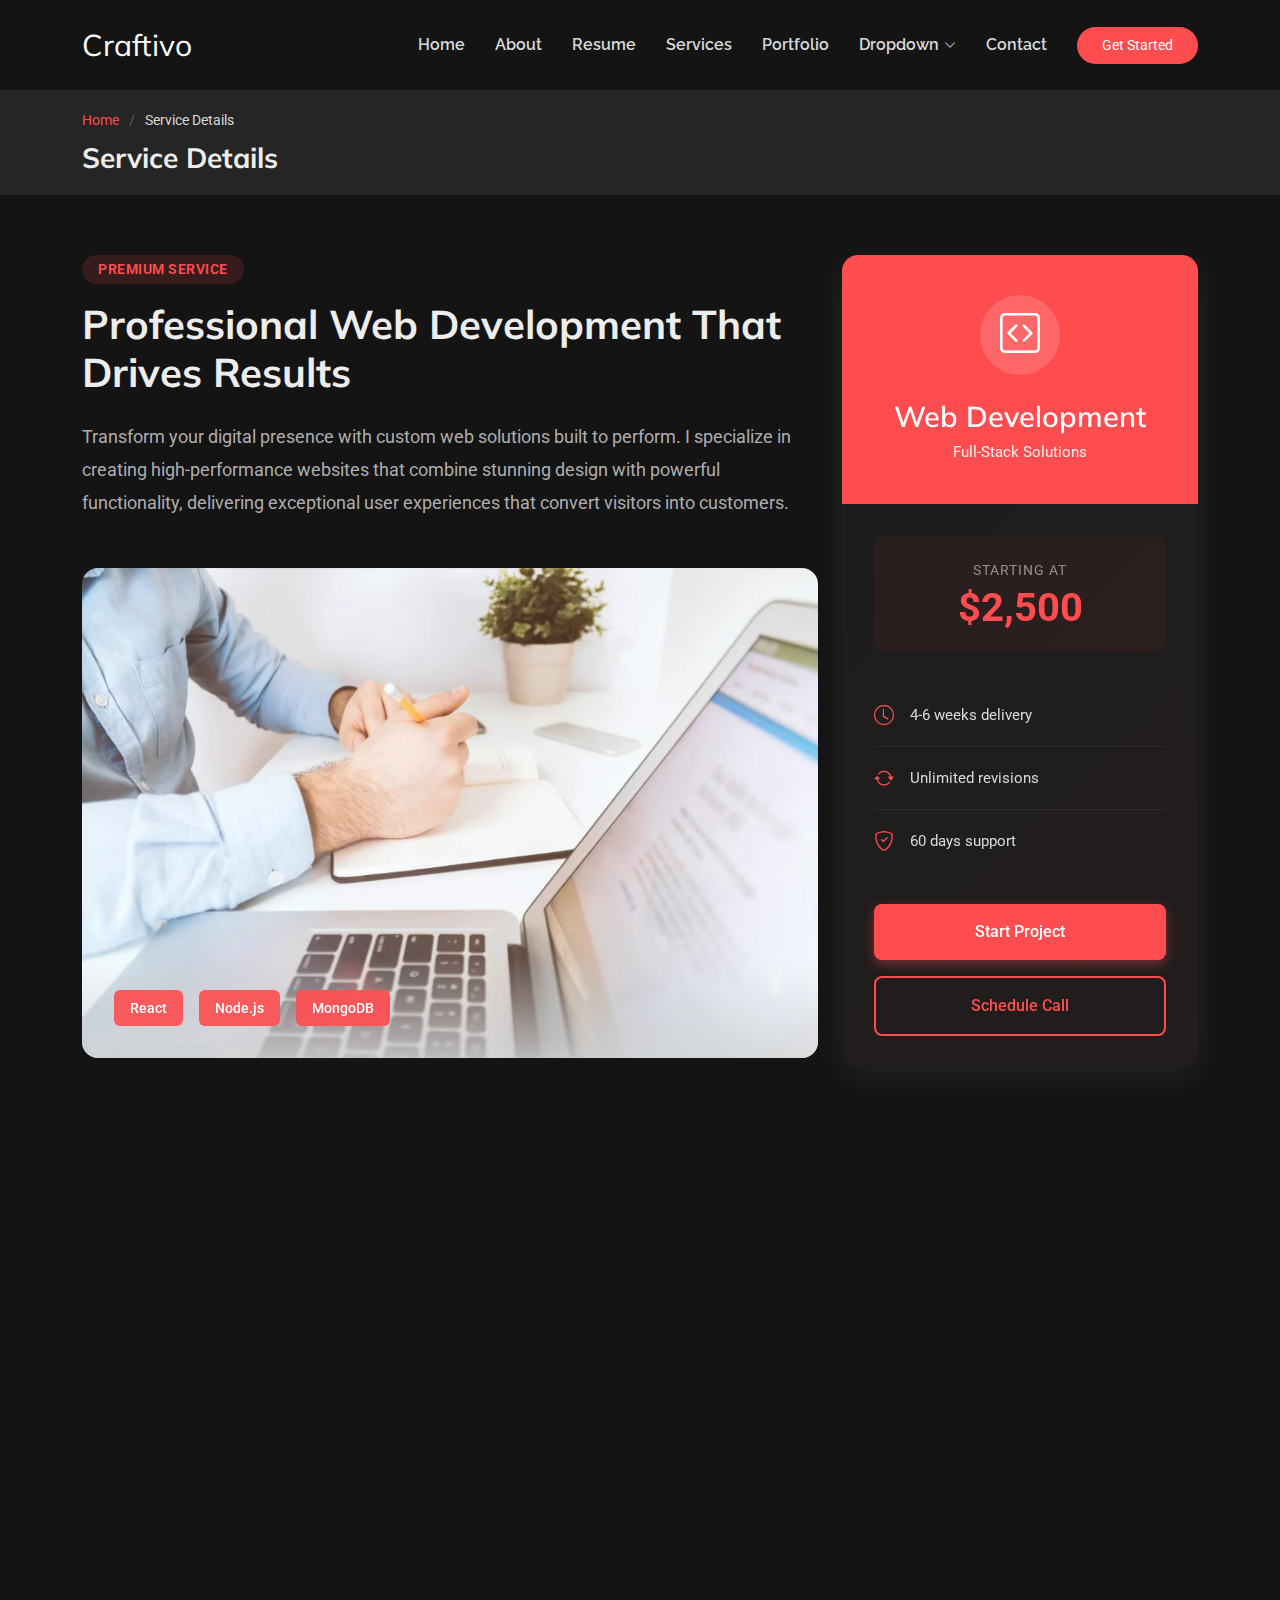
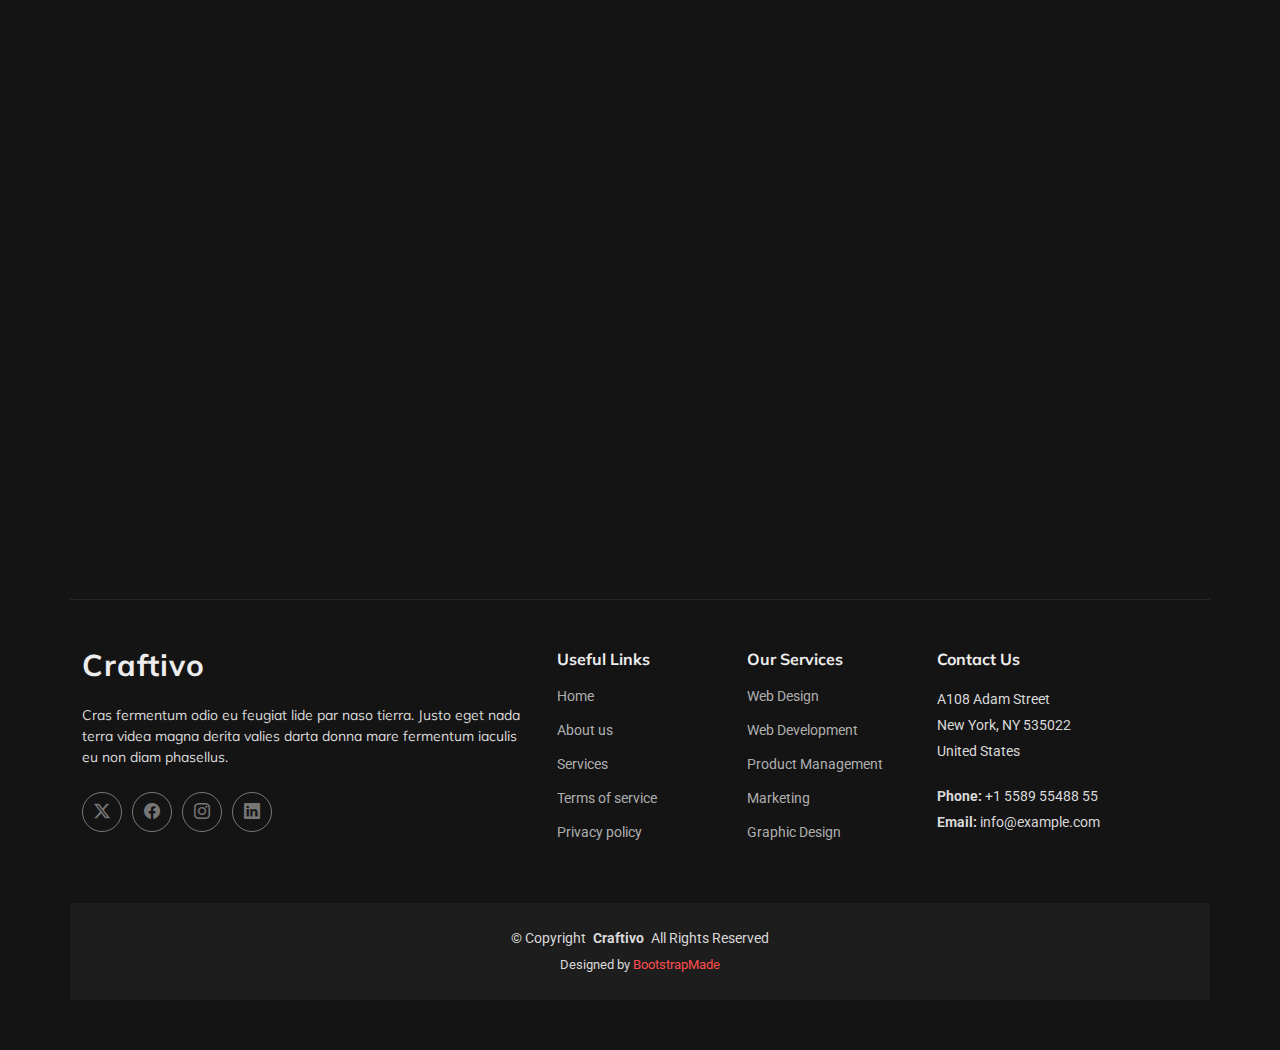
<file: Craftivo/service-details.html>
<!DOCTYPE html>
<html lang="en">

<head>
  <meta charset="utf-8">
  <meta content="width=device-width, initial-scale=1.0" name="viewport">
  <title>Service Details - Craftivo Bootstrap Template</title>
  <meta name="description" content="">
  <meta name="keywords" content="">

  <!-- Favicons -->
  <link href="assets/img/favicon.png" rel="icon">
  <link href="assets/img/apple-touch-icon.png" rel="apple-touch-icon">

  <!-- Fonts -->
  <link href="https://fonts.googleapis.com" rel="preconnect">
  <link href="https://fonts.gstatic.com" rel="preconnect" crossorigin>
  <link href="https://fonts.googleapis.com/css2?family=Roboto:ital,wght@0,100;0,300;0,400;0,500;0,700;0,900;1,100;1,300;1,400;1,500;1,700;1,900&family=Raleway:ital,wght@0,100;0,200;0,300;0,400;0,500;0,600;0,700;0,800;0,900;1,100;1,200;1,300;1,400;1,500;1,600;1,700;1,800;1,900&family=Mulish:ital,wght@0,200;0,300;0,400;0,500;0,600;0,700;0,800;0,900;1,200;1,300;1,400;1,500;1,600;1,700;1,800;1,900&display=swap" rel="stylesheet">

  <!-- Vendor CSS Files -->
  <link href="assets/vendor/bootstrap/css/bootstrap.min.css" rel="stylesheet">
  <link href="assets/vendor/bootstrap-icons/bootstrap-icons.css" rel="stylesheet">
  <link href="assets/vendor/aos/aos.css" rel="stylesheet">
  <link href="assets/vendor/glightbox/css/glightbox.min.css" rel="stylesheet">
  <link href="assets/vendor/swiper/swiper-bundle.min.css" rel="stylesheet">

  <!-- Main CSS File -->
  <link href="assets/css/main.css" rel="stylesheet">

  <!-- =======================================================
  * Template Name: Craftivo
  * Template URL: https://bootstrapmade.com/craftivo-bootstrap-portfolio-template/
  * Updated: Oct 04 2025 with Bootstrap v5.3.8
  * Author: BootstrapMade.com
  * License: https://bootstrapmade.com/license/
  ======================================================== -->
</head>

<body class="service-details-page">

  <header id="header" class="header d-flex align-items-center sticky-top">
    <div class="container-fluid container-xl position-relative d-flex align-items-center">

      <a href="index.html" class="logo d-flex align-items-center me-auto">
        <!-- Uncomment the line below if you also wish to use an image logo -->
        <!-- <img src="assets/img/logo.webp" alt=""> -->
        <h1 class="sitename">Craftivo</h1>
      </a>

      <nav id="navmenu" class="navmenu">
        <ul>
          <li><a href="#hero">Home</a></li>
          <li><a href="#about">About</a></li>
          <li><a href="#resume">Resume</a></li>
          <li><a href="#services">Services</a></li>
          <li><a href="#portfolio">Portfolio</a></li>
          <li class="dropdown"><a href="#"><span>Dropdown</span> <i class="bi bi-chevron-down toggle-dropdown"></i></a>
            <ul>
              <li><a href="#">Dropdown 1</a></li>
              <li class="dropdown"><a href="#"><span>Deep Dropdown</span> <i class="bi bi-chevron-down toggle-dropdown"></i></a>
                <ul>
                  <li><a href="#">Deep Dropdown 1</a></li>
                  <li><a href="#">Deep Dropdown 2</a></li>
                  <li><a href="#">Deep Dropdown 3</a></li>
                  <li><a href="#">Deep Dropdown 4</a></li>
                  <li><a href="#">Deep Dropdown 5</a></li>
                </ul>
              </li>
              <li><a href="#">Dropdown 2</a></li>
              <li><a href="#">Dropdown 3</a></li>
              <li><a href="#">Dropdown 4</a></li>
            </ul>
          </li>
          <li><a href="#contact">Contact</a></li>
        </ul>
        <i class="mobile-nav-toggle d-xl-none bi bi-list"></i>
      </nav>

      <a class="btn-getstarted" href="#about">Get Started</a>

    </div>
  </header>

  <main class="main">

    <!-- Page Title -->
    <div class="page-title light-background">
      <div class="container">
        <nav class="breadcrumbs">
          <ol>
            <li><a href="index.html">Home</a></li>
            <li class="current">Service Details</li>
          </ol>
        </nav>
        <h1>Service Details</h1>
      </div>
    </div><!-- End Page Title -->

    <!-- Service Details Section -->
    <section id="service-details" class="service-details section">

      <div class="container" data-aos="fade-up" data-aos-delay="100">

        <div class="row">

          <div class="col-lg-4 order-lg-2">

            <div class="sticky-sidebar">

              <div class="service-card" data-aos="fade-left" data-aos-delay="200">
                <div class="card-header">
                  <div class="service-icon">
                    <i class="bi bi-code-square"></i>
                  </div>
                  <h3>Web Development</h3>
                  <p class="service-tagline">Full-Stack Solutions</p>
                </div>
                <div class="card-body">
                  <div class="price-tag">
                    <span class="label">Starting at</span>
                    <span class="price">$2,500</span>
                  </div>
                  <ul class="quick-info">
                    <li>
                      <i class="bi bi-clock"></i>
                      <span>4-6 weeks delivery</span>
                    </li>
                    <li>
                      <i class="bi bi-arrow-repeat"></i>
                      <span>Unlimited revisions</span>
                    </li>
                    <li>
                      <i class="bi bi-shield-check"></i>
                      <span>60 days support</span>
                    </li>
                  </ul>
                  <div class="cta-buttons">
                    <a href="#" class="btn-primary">Start Project</a>
                    <a href="#" class="btn-secondary">Schedule Call</a>
                  </div>
                </div>
              </div>

              <div class="contact-card" data-aos="fade-left" data-aos-delay="300">
                <h4>Have Questions?</h4>
                <p>Let's discuss your project requirements and how I can help.</p>
                <div class="contact-methods">
                  <a href="mailto:hello@example.com" class="contact-item">
                    <i class="bi bi-envelope"></i>
                    <span>hello@example.com</span>
                  </a>
                  <a href="tel:+15551234567" class="contact-item">
                    <i class="bi bi-telephone"></i>
                    <span>+1 (555) 123-4567</span>
                  </a>
                </div>
              </div>

            </div>

          </div>

          <div class="col-lg-8 order-lg-1">

            <div class="service-overview" data-aos="fade-up" data-aos-delay="200">
              <div class="overview-header">
                <span class="badge">Premium Service</span>
                <h2>Professional Web Development That Drives Results</h2>
              </div>
              <p class="lead-text">Transform your digital presence with custom web solutions built to perform. I specialize in creating high-performance websites that combine stunning design with powerful functionality, delivering exceptional user experiences that convert visitors into customers.</p>
            </div>

            <div class="service-image-showcase" data-aos="zoom-in" data-aos-delay="300">
              <img src="assets/img/services/services-1.webp" alt="Web Development" class="img-fluid main-image">
              <div class="image-overlay">
                <div class="tech-stack">
                  <span class="tech-item">React</span>
                  <span class="tech-item">Node.js</span>
                  <span class="tech-item">MongoDB</span>
                </div>
              </div>
            </div>

            <div class="features-grid" data-aos="fade-up" data-aos-delay="400">
              <h3 class="section-heading">What You Get</h3>
              <div class="row g-4">
                <div class="col-md-6">
                  <div class="feature-box">
                    <div class="icon-wrapper">
                      <i class="bi bi-layers"></i>
                    </div>
                    <h4>Modern Architecture</h4>
                    <p>Scalable, maintainable code structure using the latest web technologies and best practices for long-term success.</p>
                  </div>
                </div>
                <div class="col-md-6">
                  <div class="feature-box">
                    <div class="icon-wrapper">
                      <i class="bi bi-speedometer2"></i>
                    </div>
                    <h4>Lightning Fast</h4>
                    <p>Optimized performance with lazy loading, code splitting, and CDN integration for instant page loads.</p>
                  </div>
                </div>
                <div class="col-md-6">
                  <div class="feature-box">
                    <div class="icon-wrapper">
                      <i class="bi bi-phone-landscape"></i>
                    </div>
                    <h4>Responsive Design</h4>
                    <p>Pixel-perfect layouts that adapt seamlessly across all devices, from mobile phones to large desktop screens.</p>
                  </div>
                </div>
                <div class="col-md-6">
                  <div class="feature-box">
                    <div class="icon-wrapper">
                      <i class="bi bi-graph-up"></i>
                    </div>
                    <h4>SEO Optimized</h4>
                    <p>Search engine friendly structure with semantic HTML, meta tags, and performance optimizations built in.</p>
                  </div>
                </div>
              </div>
            </div>

            <div class="workflow-section" data-aos="fade-up" data-aos-delay="500">
              <h3 class="section-heading">Development Workflow</h3>
              <div class="timeline">
                <div class="timeline-item">
                  <div class="timeline-marker">1</div>
                  <div class="timeline-content">
                    <h4>Strategy &amp; Planning</h4>
                    <p>Duis aute irure dolor in reprehenderit in voluptate velit esse cillum dolore eu fugiat nulla pariatur. Excepteur sint occaecat cupidatat non proident.</p>
                    <span class="duration">1 week</span>
                  </div>
                </div>
                <div class="timeline-item">
                  <div class="timeline-marker">2</div>
                  <div class="timeline-content">
                    <h4>Design &amp; Prototyping</h4>
                    <p>Sed ut perspiciatis unde omnis iste natus error sit voluptatem accusantium doloremque laudantium, totam rem aperiam eaque ipsa quae.</p>
                    <span class="duration">1-2 weeks</span>
                  </div>
                </div>
                <div class="timeline-item">
                  <div class="timeline-marker">3</div>
                  <div class="timeline-content">
                    <h4>Development &amp; Testing</h4>
                    <p>At vero eos et accusamus et iusto odio dignissimos ducimus qui blanditiis praesentium voluptatum deleniti atque corrupti quos dolores.</p>
                    <span class="duration">2-3 weeks</span>
                  </div>
                </div>
                <div class="timeline-item">
                  <div class="timeline-marker">4</div>
                  <div class="timeline-content">
                    <h4>Launch &amp; Optimization</h4>
                    <p>Quis autem vel eum iure reprehenderit qui in ea voluptate velit esse quam nihil molestiae consequatur vel illum qui dolorem.</p>
                    <span class="duration">1 week</span>
                  </div>
                </div>
              </div>
            </div>

            <div class="testimonial-section" data-aos="fade-up" data-aos-delay="600">
              <div class="testimonial-card">
                <div class="stars">
                  <i class="bi bi-star-fill"></i>
                  <i class="bi bi-star-fill"></i>
                  <i class="bi bi-star-fill"></i>
                  <i class="bi bi-star-fill"></i>
                  <i class="bi bi-star-fill"></i>
                </div>
                <blockquote>
                  "Nemo enim ipsam voluptatem quia voluptas sit aspernatur aut odit aut fugit, sed quia consequuntur magni dolores eos qui ratione voluptatem sequi nesciunt. Exceptional work and outstanding communication throughout."
                </blockquote>
                <div class="client-info">
                  <img src="assets/img/person/person-m-5.webp" alt="Michael Chen" class="client-avatar">
                  <div class="client-details">
                    <h5>Michael Chen</h5>
                    <p>Founder, TechStart Inc.</p>
                  </div>
                </div>
              </div>
            </div>

            <div class="tech-details" data-aos="fade-up" data-aos-delay="700">
              <h3 class="section-heading">Technologies &amp; Tools</h3>
              <div class="tech-categories">
                <div class="tech-category">
                  <h5>Frontend</h5>
                  <div class="tech-tags">
                    <span>React</span>
                    <span>Vue.js</span>
                    <span>TypeScript</span>
                    <span>Tailwind CSS</span>
                    <span>SASS</span>
                  </div>
                </div>
                <div class="tech-category">
                  <h5>Backend</h5>
                  <div class="tech-tags">
                    <span>Node.js</span>
                    <span>Express</span>
                    <span>Python</span>
                    <span>Django</span>
                    <span>REST API</span>
                  </div>
                </div>
                <div class="tech-category">
                  <h5>Database</h5>
                  <div class="tech-tags">
                    <span>MongoDB</span>
                    <span>PostgreSQL</span>
                    <span>Redis</span>
                    <span>Firebase</span>
                  </div>
                </div>
              </div>
            </div>

          </div>

        </div>

      </div>

    </section><!-- /Service Details Section -->

  </main>

  <footer id="footer" class="footer">

    <div class="container footer-top">
      <div class="row gy-4">
        <div class="col-lg-5 col-md-12 footer-about">
          <a href="index.html" class="logo d-flex align-items-center">
            <span class="sitename">Craftivo</span>
          </a>
          <p>Cras fermentum odio eu feugiat lide par naso tierra. Justo eget nada terra videa magna derita valies darta donna mare fermentum iaculis eu non diam phasellus.</p>
          <div class="social-links d-flex mt-4">
            <a href=""><i class="bi bi-twitter-x"></i></a>
            <a href=""><i class="bi bi-facebook"></i></a>
            <a href=""><i class="bi bi-instagram"></i></a>
            <a href=""><i class="bi bi-linkedin"></i></a>
          </div>
        </div>

        <div class="col-lg-2 col-6 footer-links">
          <h4>Useful Links</h4>
          <ul>
            <li><a href="#">Home</a></li>
            <li><a href="#">About us</a></li>
            <li><a href="#">Services</a></li>
            <li><a href="#">Terms of service</a></li>
            <li><a href="#">Privacy policy</a></li>
          </ul>
        </div>

        <div class="col-lg-2 col-6 footer-links">
          <h4>Our Services</h4>
          <ul>
            <li><a href="#">Web Design</a></li>
            <li><a href="#">Web Development</a></li>
            <li><a href="#">Product Management</a></li>
            <li><a href="#">Marketing</a></li>
            <li><a href="#">Graphic Design</a></li>
          </ul>
        </div>

        <div class="col-lg-3 col-md-12 footer-contact text-center text-md-start">
          <h4>Contact Us</h4>
          <p>A108 Adam Street</p>
          <p>New York, NY 535022</p>
          <p>United States</p>
          <p class="mt-4"><strong>Phone:</strong> <span>+1 5589 55488 55</span></p>
          <p><strong>Email:</strong> <span>info@example.com</span></p>
        </div>

      </div>
    </div>

    <div class="container copyright text-center mt-4">
      <p>© <span>Copyright</span> <strong class="px-1 sitename">Craftivo</strong> <span>All Rights Reserved</span></p>
      <div class="credits">
        <!-- All the links in the footer should remain intact. -->
        <!-- You can delete the links only if you've purchased the pro version. -->
        <!-- Licensing information: https://bootstrapmade.com/license/ -->
        <!-- Purchase the pro version with working PHP/AJAX contact form: [buy-url] -->
        Designed by <a href="https://bootstrapmade.com/">BootstrapMade</a>
      </div>
    </div>

  </footer>

  <!-- Scroll Top -->
  <a href="#" id="scroll-top" class="scroll-top d-flex align-items-center justify-content-center"><i class="bi bi-arrow-up-short"></i></a>

  <!-- Preloader -->
  <div id="preloader"></div>

  <!-- Vendor JS Files -->
  <script src="assets/vendor/bootstrap/js/bootstrap.bundle.min.js"></script>
  <script src="assets/vendor/php-email-form/validate.js"></script>
  <script src="assets/vendor/aos/aos.js"></script>
  <script src="assets/vendor/typed.js/typed.umd.js"></script>
  <script src="assets/vendor/waypoints/noframework.waypoints.js"></script>
  <script src="assets/vendor/glightbox/js/glightbox.min.js"></script>
  <script src="assets/vendor/imagesloaded/imagesloaded.pkgd.min.js"></script>
  <script src="assets/vendor/isotope-layout/isotope.pkgd.min.js"></script>
  <script src="assets/vendor/swiper/swiper-bundle.min.js"></script>

  <!-- Main JS File -->
  <script src="assets/js/main.js"></script>

</body>

</html>
</file>
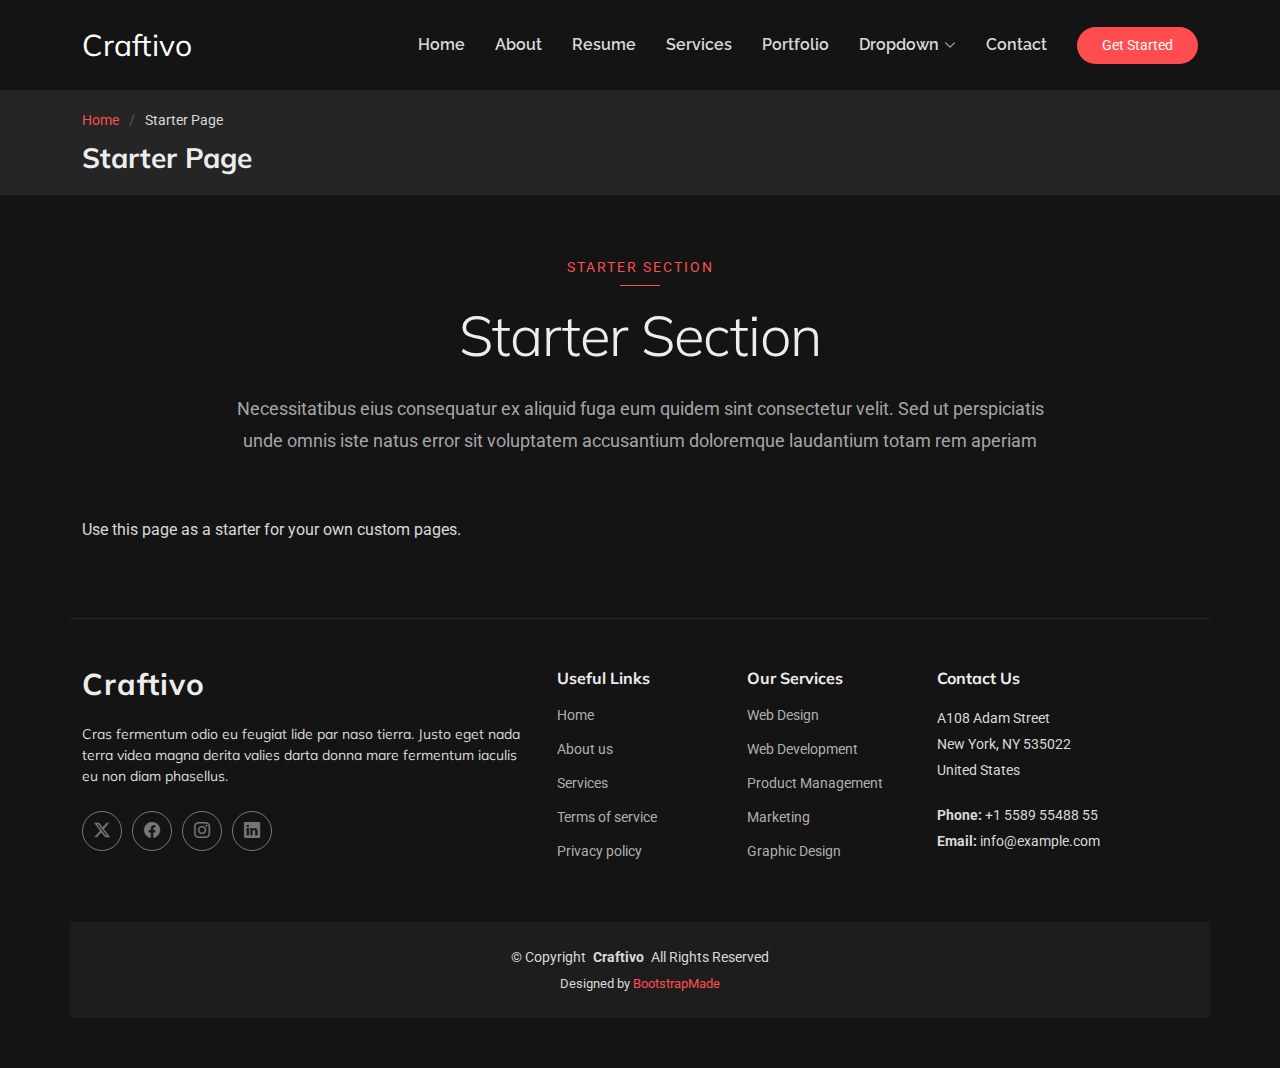
<file: Craftivo/starter-page.html>
<!DOCTYPE html>
<html lang="en">

<head>
  <meta charset="utf-8">
  <meta content="width=device-width, initial-scale=1.0" name="viewport">
  <title>Starter Page - Craftivo Bootstrap Template</title>
  <meta name="description" content="">
  <meta name="keywords" content="">

  <!-- Favicons -->
  <link href="assets/img/favicon.png" rel="icon">
  <link href="assets/img/apple-touch-icon.png" rel="apple-touch-icon">

  <!-- Fonts -->
  <link href="https://fonts.googleapis.com" rel="preconnect">
  <link href="https://fonts.gstatic.com" rel="preconnect" crossorigin>
  <link href="https://fonts.googleapis.com/css2?family=Roboto:ital,wght@0,100;0,300;0,400;0,500;0,700;0,900;1,100;1,300;1,400;1,500;1,700;1,900&family=Raleway:ital,wght@0,100;0,200;0,300;0,400;0,500;0,600;0,700;0,800;0,900;1,100;1,200;1,300;1,400;1,500;1,600;1,700;1,800;1,900&family=Mulish:ital,wght@0,200;0,300;0,400;0,500;0,600;0,700;0,800;0,900;1,200;1,300;1,400;1,500;1,600;1,700;1,800;1,900&display=swap" rel="stylesheet">

  <!-- Vendor CSS Files -->
  <link href="assets/vendor/bootstrap/css/bootstrap.min.css" rel="stylesheet">
  <link href="assets/vendor/bootstrap-icons/bootstrap-icons.css" rel="stylesheet">
  <link href="assets/vendor/aos/aos.css" rel="stylesheet">
  <link href="assets/vendor/glightbox/css/glightbox.min.css" rel="stylesheet">
  <link href="assets/vendor/swiper/swiper-bundle.min.css" rel="stylesheet">

  <!-- Main CSS File -->
  <link href="assets/css/main.css" rel="stylesheet">

  <!-- =======================================================
  * Template Name: Craftivo
  * Template URL: https://bootstrapmade.com/craftivo-bootstrap-portfolio-template/
  * Updated: Oct 04 2025 with Bootstrap v5.3.8
  * Author: BootstrapMade.com
  * License: https://bootstrapmade.com/license/
  ======================================================== -->
</head>

<body class="starter-page-page">

  <header id="header" class="header d-flex align-items-center sticky-top">
    <div class="container-fluid container-xl position-relative d-flex align-items-center">

      <a href="index.html" class="logo d-flex align-items-center me-auto">
        <!-- Uncomment the line below if you also wish to use an image logo -->
        <!-- <img src="assets/img/logo.webp" alt=""> -->
        <h1 class="sitename">Craftivo</h1>
      </a>

      <nav id="navmenu" class="navmenu">
        <ul>
          <li><a href="#hero">Home</a></li>
          <li><a href="#about">About</a></li>
          <li><a href="#resume">Resume</a></li>
          <li><a href="#services">Services</a></li>
          <li><a href="#portfolio">Portfolio</a></li>
          <li class="dropdown"><a href="#"><span>Dropdown</span> <i class="bi bi-chevron-down toggle-dropdown"></i></a>
            <ul>
              <li><a href="#">Dropdown 1</a></li>
              <li class="dropdown"><a href="#"><span>Deep Dropdown</span> <i class="bi bi-chevron-down toggle-dropdown"></i></a>
                <ul>
                  <li><a href="#">Deep Dropdown 1</a></li>
                  <li><a href="#">Deep Dropdown 2</a></li>
                  <li><a href="#">Deep Dropdown 3</a></li>
                  <li><a href="#">Deep Dropdown 4</a></li>
                  <li><a href="#">Deep Dropdown 5</a></li>
                </ul>
              </li>
              <li><a href="#">Dropdown 2</a></li>
              <li><a href="#">Dropdown 3</a></li>
              <li><a href="#">Dropdown 4</a></li>
            </ul>
          </li>
          <li><a href="#contact">Contact</a></li>
        </ul>
        <i class="mobile-nav-toggle d-xl-none bi bi-list"></i>
      </nav>

      <a class="btn-getstarted" href="#about">Get Started</a>

    </div>
  </header>

  <main class="main">

    <!-- Page Title -->
    <div class="page-title light-background">
      <div class="container">
        <nav class="breadcrumbs">
          <ol>
            <li><a href="index.html">Home</a></li>
            <li class="current">Starter Page</li>
          </ol>
        </nav>
        <h1>Starter Page</h1>
      </div>
    </div><!-- End Page Title -->

    <!-- Starter Section Section -->
    <section id="starter-section" class="starter-section section">

      <!-- Section Title -->
      <div class="container section-title" data-aos="fade-up">
        <span class="subtitle">Starter Section</span>
        <h2>Starter Section</h2>
        <p>Necessitatibus eius consequatur ex aliquid fuga eum quidem sint consectetur velit. Sed ut perspiciatis unde omnis iste natus error sit voluptatem accusantium doloremque laudantium totam rem aperiam</p>
      </div><!-- End Section Title -->

      <div class="container" data-aos="fade-up">
        <p>Use this page as a starter for your own custom pages.</p>
      </div>

    </section><!-- /Starter Section Section -->

  </main>

  <footer id="footer" class="footer">

    <div class="container footer-top">
      <div class="row gy-4">
        <div class="col-lg-5 col-md-12 footer-about">
          <a href="index.html" class="logo d-flex align-items-center">
            <span class="sitename">Craftivo</span>
          </a>
          <p>Cras fermentum odio eu feugiat lide par naso tierra. Justo eget nada terra videa magna derita valies darta donna mare fermentum iaculis eu non diam phasellus.</p>
          <div class="social-links d-flex mt-4">
            <a href=""><i class="bi bi-twitter-x"></i></a>
            <a href=""><i class="bi bi-facebook"></i></a>
            <a href=""><i class="bi bi-instagram"></i></a>
            <a href=""><i class="bi bi-linkedin"></i></a>
          </div>
        </div>

        <div class="col-lg-2 col-6 footer-links">
          <h4>Useful Links</h4>
          <ul>
            <li><a href="#">Home</a></li>
            <li><a href="#">About us</a></li>
            <li><a href="#">Services</a></li>
            <li><a href="#">Terms of service</a></li>
            <li><a href="#">Privacy policy</a></li>
          </ul>
        </div>

        <div class="col-lg-2 col-6 footer-links">
          <h4>Our Services</h4>
          <ul>
            <li><a href="#">Web Design</a></li>
            <li><a href="#">Web Development</a></li>
            <li><a href="#">Product Management</a></li>
            <li><a href="#">Marketing</a></li>
            <li><a href="#">Graphic Design</a></li>
          </ul>
        </div>

        <div class="col-lg-3 col-md-12 footer-contact text-center text-md-start">
          <h4>Contact Us</h4>
          <p>A108 Adam Street</p>
          <p>New York, NY 535022</p>
          <p>United States</p>
          <p class="mt-4"><strong>Phone:</strong> <span>+1 5589 55488 55</span></p>
          <p><strong>Email:</strong> <span>info@example.com</span></p>
        </div>

      </div>
    </div>

    <div class="container copyright text-center mt-4">
      <p>© <span>Copyright</span> <strong class="px-1 sitename">Craftivo</strong> <span>All Rights Reserved</span></p>
      <div class="credits">
        <!-- All the links in the footer should remain intact. -->
        <!-- You can delete the links only if you've purchased the pro version. -->
        <!-- Licensing information: https://bootstrapmade.com/license/ -->
        <!-- Purchase the pro version with working PHP/AJAX contact form: [buy-url] -->
        Designed by <a href="https://bootstrapmade.com/">BootstrapMade</a>
      </div>
    </div>

  </footer>

  <!-- Scroll Top -->
  <a href="#" id="scroll-top" class="scroll-top d-flex align-items-center justify-content-center"><i class="bi bi-arrow-up-short"></i></a>

  <!-- Preloader -->
  <div id="preloader"></div>

  <!-- Vendor JS Files -->
  <script src="assets/vendor/bootstrap/js/bootstrap.bundle.min.js"></script>
  <script src="assets/vendor/php-email-form/validate.js"></script>
  <script src="assets/vendor/aos/aos.js"></script>
  <script src="assets/vendor/typed.js/typed.umd.js"></script>
  <script src="assets/vendor/waypoints/noframework.waypoints.js"></script>
  <script src="assets/vendor/glightbox/js/glightbox.min.js"></script>
  <script src="assets/vendor/imagesloaded/imagesloaded.pkgd.min.js"></script>
  <script src="assets/vendor/isotope-layout/isotope.pkgd.min.js"></script>
  <script src="assets/vendor/swiper/swiper-bundle.min.js"></script>

  <!-- Main JS File -->
  <script src="assets/js/main.js"></script>

</body>

</html>
</file>
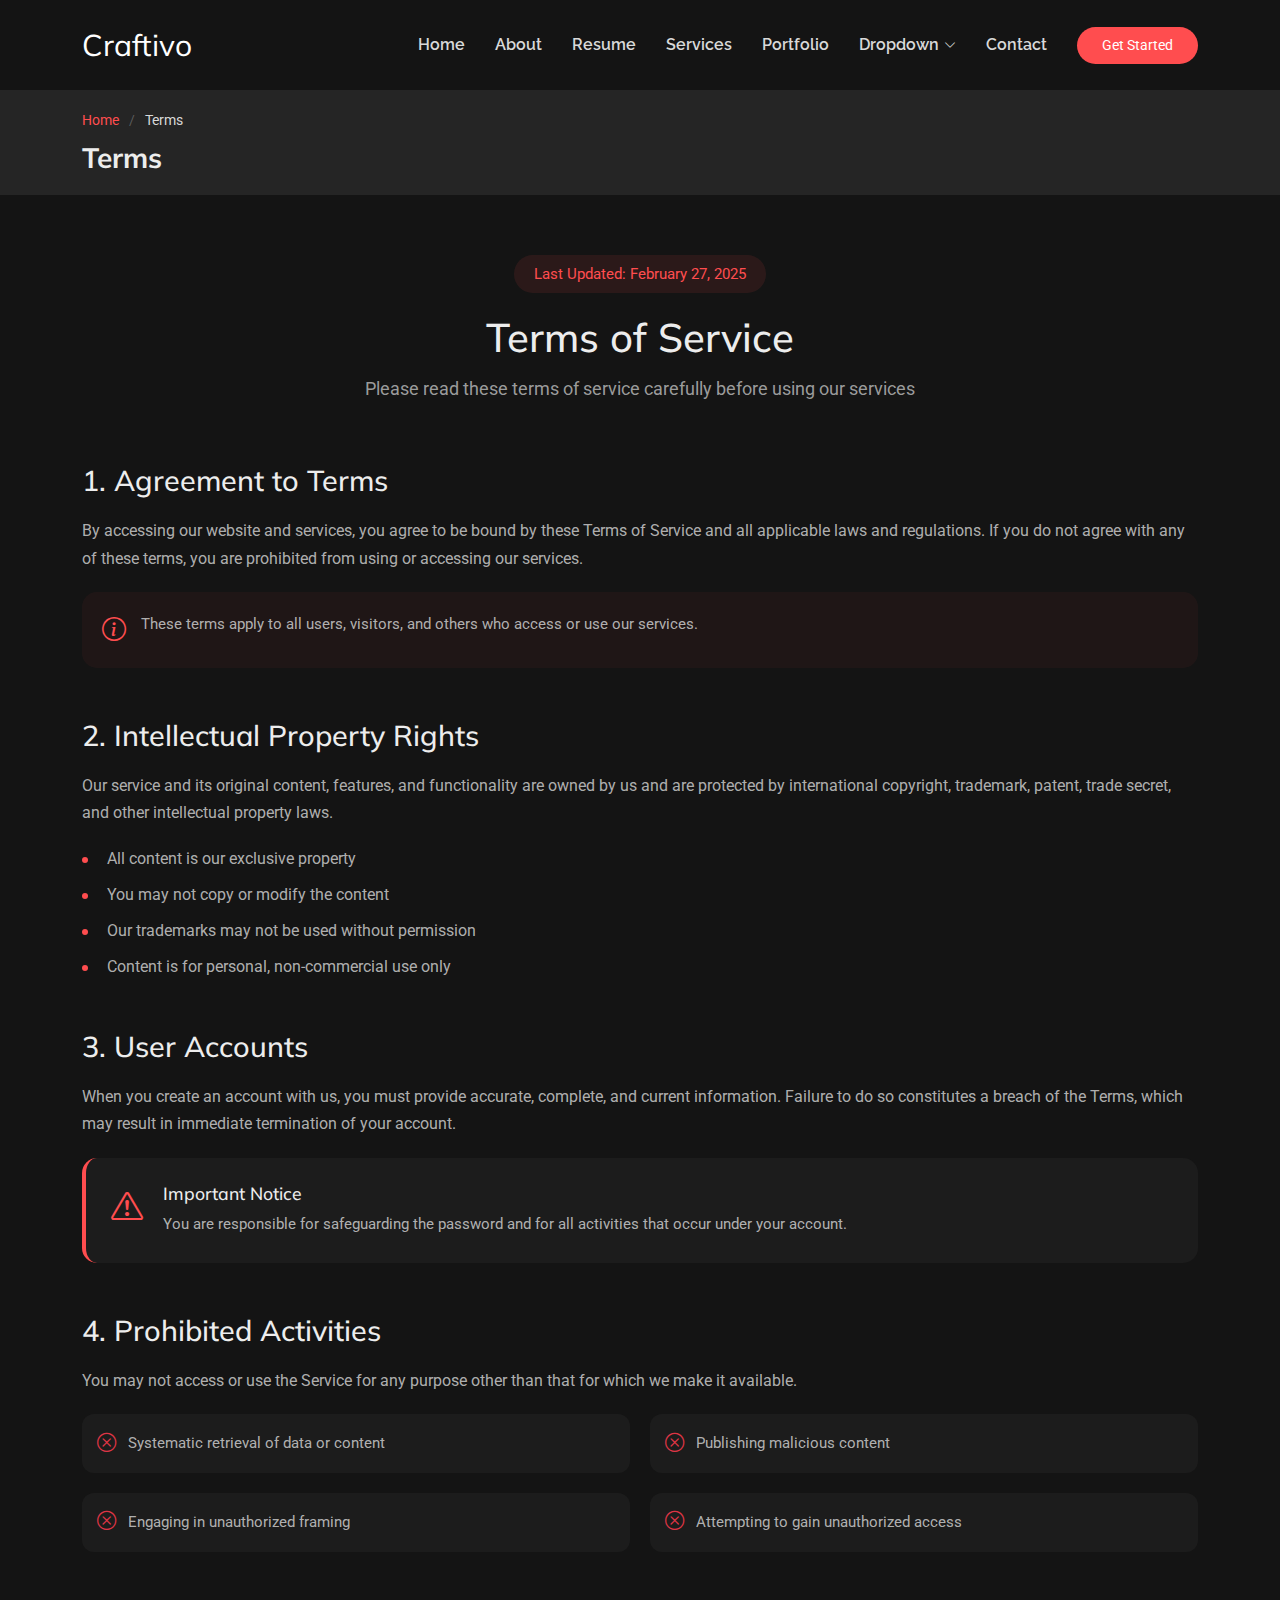
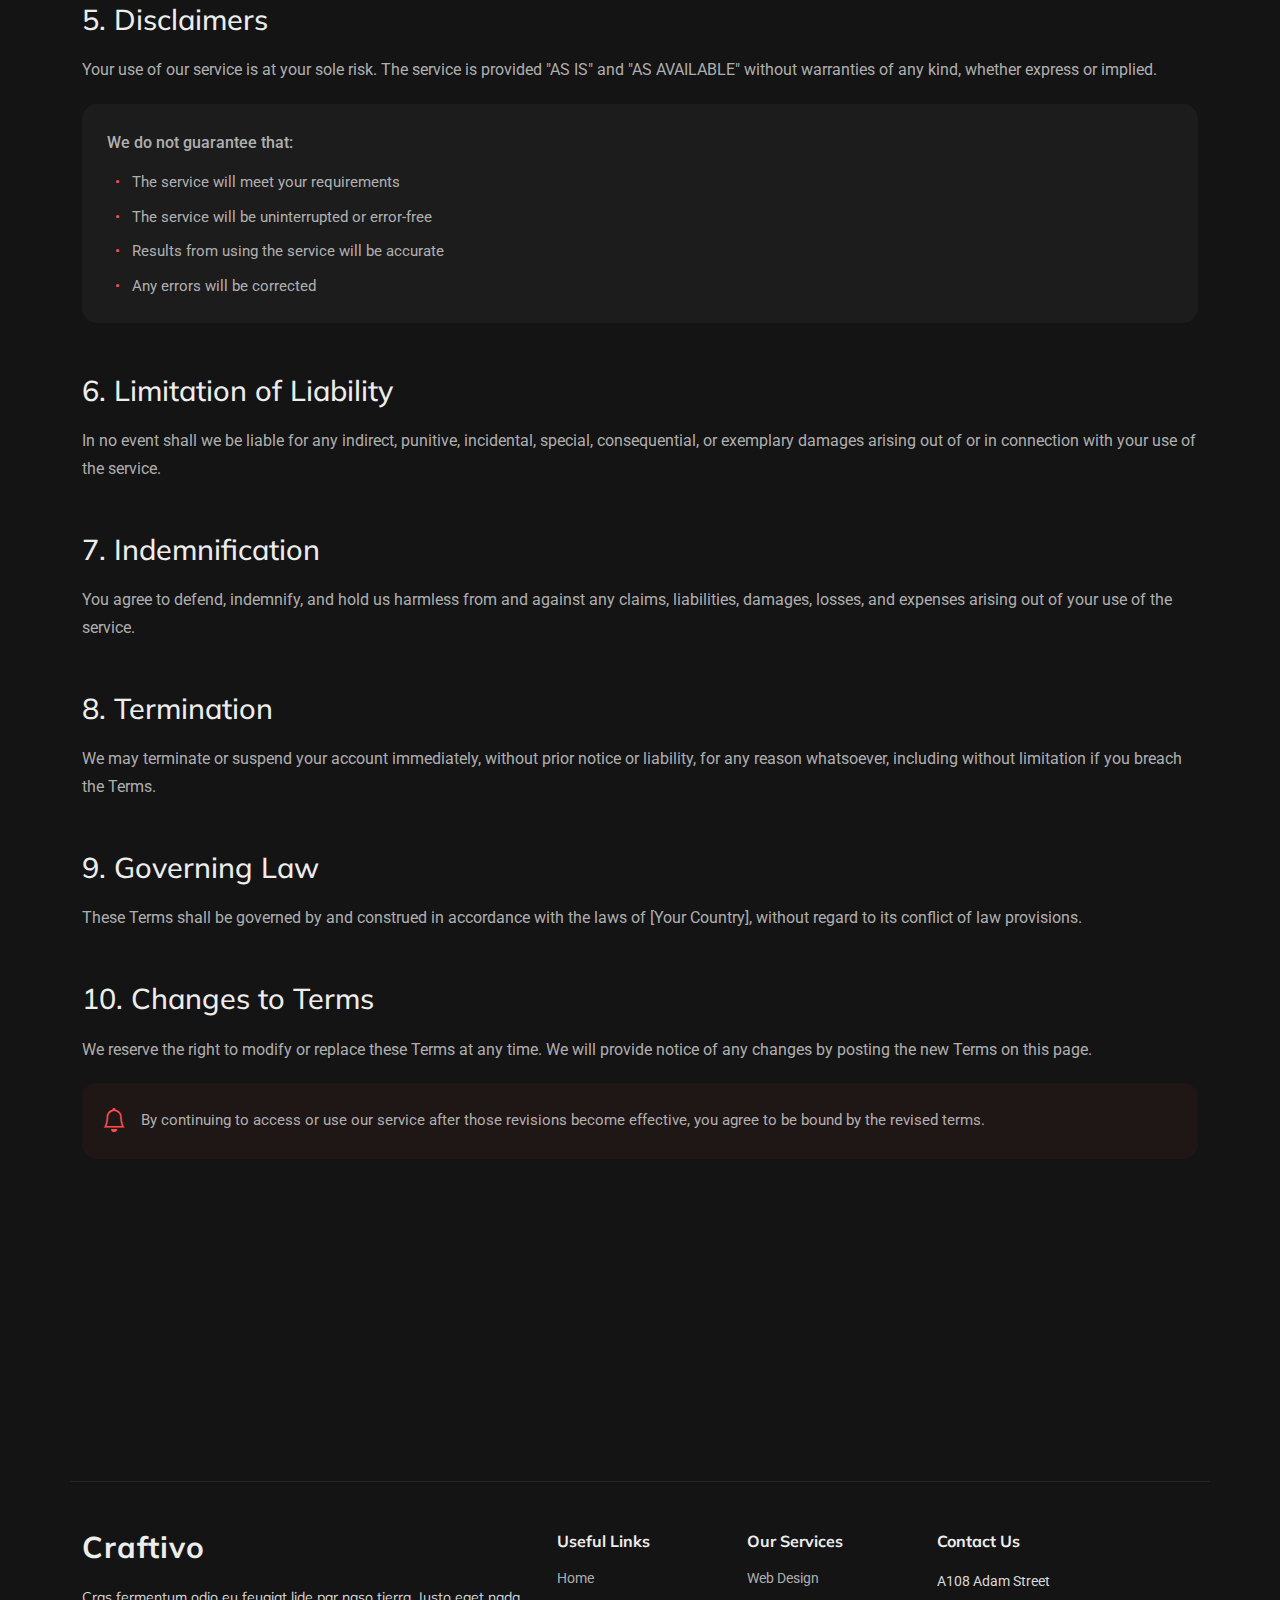
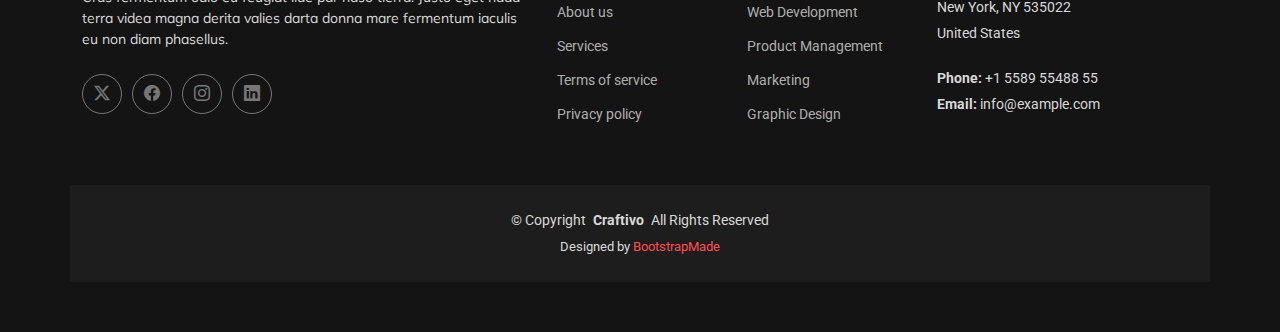
<file: Craftivo/terms.html>
<!DOCTYPE html>
<html lang="en">

<head>
  <meta charset="utf-8">
  <meta content="width=device-width, initial-scale=1.0" name="viewport">
  <title>Terms - Craftivo Bootstrap Template</title>
  <meta name="description" content="">
  <meta name="keywords" content="">

  <!-- Favicons -->
  <link href="assets/img/favicon.png" rel="icon">
  <link href="assets/img/apple-touch-icon.png" rel="apple-touch-icon">

  <!-- Fonts -->
  <link href="https://fonts.googleapis.com" rel="preconnect">
  <link href="https://fonts.gstatic.com" rel="preconnect" crossorigin>
  <link href="https://fonts.googleapis.com/css2?family=Roboto:ital,wght@0,100;0,300;0,400;0,500;0,700;0,900;1,100;1,300;1,400;1,500;1,700;1,900&family=Raleway:ital,wght@0,100;0,200;0,300;0,400;0,500;0,600;0,700;0,800;0,900;1,100;1,200;1,300;1,400;1,500;1,600;1,700;1,800;1,900&family=Mulish:ital,wght@0,200;0,300;0,400;0,500;0,600;0,700;0,800;0,900;1,200;1,300;1,400;1,500;1,600;1,700;1,800;1,900&display=swap" rel="stylesheet">

  <!-- Vendor CSS Files -->
  <link href="assets/vendor/bootstrap/css/bootstrap.min.css" rel="stylesheet">
  <link href="assets/vendor/bootstrap-icons/bootstrap-icons.css" rel="stylesheet">
  <link href="assets/vendor/aos/aos.css" rel="stylesheet">
  <link href="assets/vendor/glightbox/css/glightbox.min.css" rel="stylesheet">
  <link href="assets/vendor/swiper/swiper-bundle.min.css" rel="stylesheet">

  <!-- Main CSS File -->
  <link href="assets/css/main.css" rel="stylesheet">

  <!-- =======================================================
  * Template Name: Craftivo
  * Template URL: https://bootstrapmade.com/craftivo-bootstrap-portfolio-template/
  * Updated: Oct 04 2025 with Bootstrap v5.3.8
  * Author: BootstrapMade.com
  * License: https://bootstrapmade.com/license/
  ======================================================== -->
</head>

<body class="terms-page">

  <header id="header" class="header d-flex align-items-center sticky-top">
    <div class="container-fluid container-xl position-relative d-flex align-items-center">

      <a href="index.html" class="logo d-flex align-items-center me-auto">
        <!-- Uncomment the line below if you also wish to use an image logo -->
        <!-- <img src="assets/img/logo.webp" alt=""> -->
        <h1 class="sitename">Craftivo</h1>
      </a>

      <nav id="navmenu" class="navmenu">
        <ul>
          <li><a href="#hero">Home</a></li>
          <li><a href="#about">About</a></li>
          <li><a href="#resume">Resume</a></li>
          <li><a href="#services">Services</a></li>
          <li><a href="#portfolio">Portfolio</a></li>
          <li class="dropdown"><a href="#"><span>Dropdown</span> <i class="bi bi-chevron-down toggle-dropdown"></i></a>
            <ul>
              <li><a href="#">Dropdown 1</a></li>
              <li class="dropdown"><a href="#"><span>Deep Dropdown</span> <i class="bi bi-chevron-down toggle-dropdown"></i></a>
                <ul>
                  <li><a href="#">Deep Dropdown 1</a></li>
                  <li><a href="#">Deep Dropdown 2</a></li>
                  <li><a href="#">Deep Dropdown 3</a></li>
                  <li><a href="#">Deep Dropdown 4</a></li>
                  <li><a href="#">Deep Dropdown 5</a></li>
                </ul>
              </li>
              <li><a href="#">Dropdown 2</a></li>
              <li><a href="#">Dropdown 3</a></li>
              <li><a href="#">Dropdown 4</a></li>
            </ul>
          </li>
          <li><a href="#contact">Contact</a></li>
        </ul>
        <i class="mobile-nav-toggle d-xl-none bi bi-list"></i>
      </nav>

      <a class="btn-getstarted" href="#about">Get Started</a>

    </div>
  </header>

  <main class="main">

    <!-- Page Title -->
    <div class="page-title light-background">
      <div class="container">
        <nav class="breadcrumbs">
          <ol>
            <li><a href="index.html">Home</a></li>
            <li class="current">Terms</li>
          </ol>
        </nav>
        <h1>Terms</h1>
      </div>
    </div><!-- End Page Title -->

    <!-- Terms Of Service Section -->
    <section id="terms-of-service" class="terms-of-service section">

      <div class="container" data-aos="fade-up">
        <!-- Page Header -->
        <div class="tos-header text-center" data-aos="fade-up">
          <span class="last-updated">Last Updated: February 27, 2025</span>
          <h2>Terms of Service</h2>
          <p>Please read these terms of service carefully before using our services</p>
        </div>

        <!-- Content -->
        <div class="tos-content" data-aos="fade-up" data-aos-delay="200">
          <!-- Agreement Section -->
          <div id="agreement" class="content-section">
            <h3>1. Agreement to Terms</h3>
            <p>By accessing our website and services, you agree to be bound by these Terms of Service and all applicable laws and regulations. If you do not agree with any of these terms, you are prohibited from using or accessing our services.</p>
            <div class="info-box">
              <i class="bi bi-info-circle"></i>
              <p>These terms apply to all users, visitors, and others who access or use our services.</p>
            </div>
          </div>

          <!-- Intellectual Property -->
          <div id="intellectual-property" class="content-section">
            <h3>2. Intellectual Property Rights</h3>
            <p>Our service and its original content, features, and functionality are owned by us and are protected by international copyright, trademark, patent, trade secret, and other intellectual property laws.</p>
            <ul class="list-items">
              <li>All content is our exclusive property</li>
              <li>You may not copy or modify the content</li>
              <li>Our trademarks may not be used without permission</li>
              <li>Content is for personal, non-commercial use only</li>
            </ul>
          </div>

          <!-- User Accounts -->
          <div id="user-accounts" class="content-section">
            <h3>3. User Accounts</h3>
            <p>When you create an account with us, you must provide accurate, complete, and current information. Failure to do so constitutes a breach of the Terms, which may result in immediate termination of your account.</p>
            <div class="alert-box">
              <i class="bi bi-exclamation-triangle"></i>
              <div class="alert-content">
                <h5>Important Notice</h5>
                <p>You are responsible for safeguarding the password and for all activities that occur under your account.</p>
              </div>
            </div>
          </div>

          <!-- Prohibited Activities -->
          <div id="prohibited" class="content-section">
            <h3>4. Prohibited Activities</h3>
            <p>You may not access or use the Service for any purpose other than that for which we make it available.</p>
            <div class="prohibited-list">
              <div class="prohibited-item">
                <i class="bi bi-x-circle"></i>
                <span>Systematic retrieval of data or content</span>
              </div>
              <div class="prohibited-item">
                <i class="bi bi-x-circle"></i>
                <span>Publishing malicious content</span>
              </div>
              <div class="prohibited-item">
                <i class="bi bi-x-circle"></i>
                <span>Engaging in unauthorized framing</span>
              </div>
              <div class="prohibited-item">
                <i class="bi bi-x-circle"></i>
                <span>Attempting to gain unauthorized access</span>
              </div>
            </div>
          </div>

          <!-- Disclaimers -->
          <div id="disclaimer" class="content-section">
            <h3>5. Disclaimers</h3>
            <p>Your use of our service is at your sole risk. The service is provided "AS IS" and "AS AVAILABLE" without warranties of any kind, whether express or implied.</p>
            <div class="disclaimer-box">
              <p>We do not guarantee that:</p>
              <ul>
                <li>The service will meet your requirements</li>
                <li>The service will be uninterrupted or error-free</li>
                <li>Results from using the service will be accurate</li>
                <li>Any errors will be corrected</li>
              </ul>
            </div>
          </div>

          <!-- Limitation of Liability -->
          <div id="limitation" class="content-section">
            <h3>6. Limitation of Liability</h3>
            <p>In no event shall we be liable for any indirect, punitive, incidental, special, consequential, or exemplary damages arising out of or in connection with your use of the service.</p>
          </div>

          <!-- Indemnification -->
          <div id="indemnification" class="content-section">
            <h3>7. Indemnification</h3>
            <p>You agree to defend, indemnify, and hold us harmless from and against any claims, liabilities, damages, losses, and expenses arising out of your use of the service.</p>
          </div>

          <!-- Termination -->
          <div id="termination" class="content-section">
            <h3>8. Termination</h3>
            <p>We may terminate or suspend your account immediately, without prior notice or liability, for any reason whatsoever, including without limitation if you breach the Terms.</p>
          </div>

          <!-- Governing Law -->
          <div id="governing-law" class="content-section">
            <h3>9. Governing Law</h3>
            <p>These Terms shall be governed by and construed in accordance with the laws of [Your Country], without regard to its conflict of law provisions.</p>
          </div>

          <!-- Changes -->
          <div id="changes" class="content-section">
            <h3>10. Changes to Terms</h3>
            <p>We reserve the right to modify or replace these Terms at any time. We will provide notice of any changes by posting the new Terms on this page.</p>
            <div class="notice-box">
              <i class="bi bi-bell"></i>
              <p>By continuing to access or use our service after those revisions become effective, you agree to be bound by the revised terms.</p>
            </div>
          </div>
        </div>

        <!-- Contact Section -->
        <div class="tos-contact" data-aos="fade-up" data-aos-delay="300">
          <div class="contact-box">
            <div class="contact-icon">
              <i class="bi bi-envelope"></i>
            </div>
            <div class="contact-content">
              <h4>Questions About Terms?</h4>
              <p>If you have any questions about these Terms, please contact us.</p>
              <a href="#" class="contact-link">Contact Support</a>
            </div>
          </div>
        </div>
      </div>

    </section><!-- /Terms Of Service Section -->

  </main>

  <footer id="footer" class="footer">

    <div class="container footer-top">
      <div class="row gy-4">
        <div class="col-lg-5 col-md-12 footer-about">
          <a href="index.html" class="logo d-flex align-items-center">
            <span class="sitename">Craftivo</span>
          </a>
          <p>Cras fermentum odio eu feugiat lide par naso tierra. Justo eget nada terra videa magna derita valies darta donna mare fermentum iaculis eu non diam phasellus.</p>
          <div class="social-links d-flex mt-4">
            <a href=""><i class="bi bi-twitter-x"></i></a>
            <a href=""><i class="bi bi-facebook"></i></a>
            <a href=""><i class="bi bi-instagram"></i></a>
            <a href=""><i class="bi bi-linkedin"></i></a>
          </div>
        </div>

        <div class="col-lg-2 col-6 footer-links">
          <h4>Useful Links</h4>
          <ul>
            <li><a href="#">Home</a></li>
            <li><a href="#">About us</a></li>
            <li><a href="#">Services</a></li>
            <li><a href="#">Terms of service</a></li>
            <li><a href="#">Privacy policy</a></li>
          </ul>
        </div>

        <div class="col-lg-2 col-6 footer-links">
          <h4>Our Services</h4>
          <ul>
            <li><a href="#">Web Design</a></li>
            <li><a href="#">Web Development</a></li>
            <li><a href="#">Product Management</a></li>
            <li><a href="#">Marketing</a></li>
            <li><a href="#">Graphic Design</a></li>
          </ul>
        </div>

        <div class="col-lg-3 col-md-12 footer-contact text-center text-md-start">
          <h4>Contact Us</h4>
          <p>A108 Adam Street</p>
          <p>New York, NY 535022</p>
          <p>United States</p>
          <p class="mt-4"><strong>Phone:</strong> <span>+1 5589 55488 55</span></p>
          <p><strong>Email:</strong> <span>info@example.com</span></p>
        </div>

      </div>
    </div>

    <div class="container copyright text-center mt-4">
      <p>© <span>Copyright</span> <strong class="px-1 sitename">Craftivo</strong> <span>All Rights Reserved</span></p>
      <div class="credits">
        <!-- All the links in the footer should remain intact. -->
        <!-- You can delete the links only if you've purchased the pro version. -->
        <!-- Licensing information: https://bootstrapmade.com/license/ -->
        <!-- Purchase the pro version with working PHP/AJAX contact form: [buy-url] -->
        Designed by <a href="https://bootstrapmade.com/">BootstrapMade</a>
      </div>
    </div>

  </footer>

  <!-- Scroll Top -->
  <a href="#" id="scroll-top" class="scroll-top d-flex align-items-center justify-content-center"><i class="bi bi-arrow-up-short"></i></a>

  <!-- Preloader -->
  <div id="preloader"></div>

  <!-- Vendor JS Files -->
  <script src="assets/vendor/bootstrap/js/bootstrap.bundle.min.js"></script>
  <script src="assets/vendor/php-email-form/validate.js"></script>
  <script src="assets/vendor/aos/aos.js"></script>
  <script src="assets/vendor/typed.js/typed.umd.js"></script>
  <script src="assets/vendor/waypoints/noframework.waypoints.js"></script>
  <script src="assets/vendor/glightbox/js/glightbox.min.js"></script>
  <script src="assets/vendor/imagesloaded/imagesloaded.pkgd.min.js"></script>
  <script src="assets/vendor/isotope-layout/isotope.pkgd.min.js"></script>
  <script src="assets/vendor/swiper/swiper-bundle.min.js"></script>

  <!-- Main JS File -->
  <script src="assets/js/main.js"></script>

</body>

</html>
</file>
<file: Craftivo/assets/css/main.css>
/**
* Template Name: Craftivo
* Template URL: https://bootstrapmade.com/craftivo-bootstrap-portfolio-template/
* Updated: Oct 04 2025 with Bootstrap v5.3.8
* Author: BootstrapMade.com
* License: https://bootstrapmade.com/license/
*/

@charset "UTF-8";

/*--------------------------------------------------------------
# Font & Color Variables
# Help: https://bootstrapmade.com/color-system/
--------------------------------------------------------------*/
/* Fonts */
:root {
  --default-font: "Roboto",  system-ui, -apple-system, "Segoe UI", Roboto, "Helvetica Neue", Arial, "Noto Sans", "Liberation Sans", sans-serif, "Apple Color Emoji", "Segoe UI Emoji", "Segoe UI Symbol", "Noto Color Emoji";
  --heading-font: "Mulish",  sans-serif;
  --nav-font: "Raleway",  sans-serif;
}

/* Global Colors - The following color variables are used throughout the website. Updating them here will change the color scheme of the entire website */
:root { 
  --background-color: #141414; /* Background color for the entire website, including individual sections */
  --default-color: #d9d9d9; /* Default color used for the majority of the text content across the entire website */
  --heading-color: #ededed; /* Color for headings, subheadings and title throughout the website */
  --accent-color: #ff4d4f; /* Accent color that represents your brand on the website. It's used for buttons, links, and other elements that need to stand out */
  --surface-color: #1c1c1c; /* The surface color is used as a background of boxed elements within sections, such as cards, icon boxes, or other elements that require a visual separation from the global background. */
  --contrast-color: #ffffff; /* Contrast color for text, ensuring readability against backgrounds of accent, heading, or default colors. */
}

/* Nav Menu Colors - The following color variables are used specifically for the navigation menu. They are separate from the global colors to allow for more customization options */
:root {
  --nav-color: #d9d9d9;  /* The default color of the main navmenu links */
  --nav-hover-color: #ff4d4f; /* Applied to main navmenu links when they are hovered over or active */
  --nav-mobile-background-color: #2e2e2e; /* Used as the background color for mobile navigation menu */
  --nav-dropdown-background-color: #2e2e2e; /* Used as the background color for dropdown items that appear when hovering over primary navigation items */
  --nav-dropdown-color: #d9d9d9; /* Used for navigation links of the dropdown items in the navigation menu. */
  --nav-dropdown-hover-color: #ff4d4f; /* Similar to --nav-hover-color, this color is applied to dropdown navigation links when they are hovered over. */
}

/* Color Presets - These classes override global colors when applied to any section or element, providing reuse of the sam color scheme. */

.light-background {
  --background-color: rgba(41, 41, 41, 0.8);
  --surface-color: #484848;
}

.dark-background {
  --background-color: #060606;
  --default-color: #ffffff;
  --heading-color: #ffffff;
  --surface-color: #252525;
  --contrast-color: #ffffff;
}

/* Smooth scroll */
:root {
  scroll-behavior: smooth;
}

/*--------------------------------------------------------------
# General Styling & Shared Classes
--------------------------------------------------------------*/
body {
  color: var(--default-color);
  background-color: var(--background-color);
  font-family: var(--default-font);
}

a {
  color: var(--accent-color);
  text-decoration: none;
  transition: 0.3s;
}

a:hover {
  color: color-mix(in srgb, var(--accent-color), transparent 25%);
  text-decoration: none;
}

h1,
h2,
h3,
h4,
h5,
h6 {
  color: var(--heading-color);
  font-family: var(--heading-font);
}

/* PHP Email Form Messages
------------------------------*/
.php-email-form .error-message {
  display: none;
  background: #df1529;
  color: #ffffff;
  text-align: left;
  padding: 15px;
  margin-bottom: 24px;
  font-weight: 600;
}

.php-email-form .sent-message {
  display: none;
  color: #ffffff;
  background: #059652;
  text-align: center;
  padding: 15px;
  margin-bottom: 24px;
  font-weight: 600;
}

.php-email-form .loading {
  display: none;
  background: var(--surface-color);
  text-align: center;
  padding: 15px;
  margin-bottom: 24px;
}

.php-email-form .loading:before {
  content: "";
  display: inline-block;
  border-radius: 50%;
  width: 24px;
  height: 24px;
  margin: 0 10px -6px 0;
  border: 3px solid var(--accent-color);
  border-top-color: var(--surface-color);
  animation: php-email-form-loading 1s linear infinite;
}

@keyframes php-email-form-loading {
  0% {
    transform: rotate(0deg);
  }

  100% {
    transform: rotate(360deg);
  }
}

/*--------------------------------------------------------------
# Global Header
--------------------------------------------------------------*/
.header {
  --heading-color: #ffffff;
  color: var(--default-color);
  background-color: var(--background-color);
  padding: 15px 0;
  transition: all 0.5s;
  z-index: 997;
}

.header .logo {
  line-height: 1;
}

.header .logo img {
  max-height: 36px;
  margin-right: 8px;
}

.header .logo h1 {
  font-size: 30px;
  margin: 0;
  font-weight: 400;
  color: var(--heading-color);
}

.header .btn-getstarted,
.header .btn-getstarted:focus {
  color: var(--contrast-color);
  background: var(--accent-color);
  font-size: 14px;
  padding: 8px 25px;
  margin: 0 0 0 30px;
  border-radius: 50px;
  transition: 0.3s;
}

.header .btn-getstarted:hover,
.header .btn-getstarted:focus:hover {
  color: var(--contrast-color);
  background: color-mix(in srgb, var(--accent-color), transparent 15%);
}

@media (max-width: 1200px) {
  .header .logo {
    order: 1;
  }

  .header .btn-getstarted {
    order: 2;
    margin: 0 15px 0 0;
    padding: 6px 15px;
  }

  .header .navmenu {
    order: 3;
  }
}

.scrolled .header {
  box-shadow: 0px 0 18px rgba(0, 0, 0, 0.1);
}

/* Global Header on Scroll
------------------------------*/
.scrolled .header {
  --background-color: rgba(20, 20, 20, 0.8);
}

/* Index Page Header
------------------------------*/
.index-page .header {
  --background-color: rgba(255, 255, 255, 0);
}

/* Index Page Header on Scroll
------------------------------*/
.index-page.scrolled .header {
  --background-color: rgba(20, 20, 20, 0.8);
}

/*--------------------------------------------------------------
# Navigation Menu
--------------------------------------------------------------*/
/* Navmenu - Desktop */
@media (min-width: 1200px) {
  .navmenu {
    padding: 0;
  }

  .navmenu ul {
    margin: 0;
    padding: 0;
    display: flex;
    list-style: none;
    align-items: center;
  }

  .navmenu li {
    position: relative;
  }

  .navmenu a,
  .navmenu a:focus {
    color: var(--nav-color);
    padding: 18px 15px;
    font-size: 16px;
    font-family: var(--nav-font);
    font-weight: 600;
    display: flex;
    align-items: center;
    justify-content: space-between;
    white-space: nowrap;
    transition: 0.3s;
  }

  .navmenu a i,
  .navmenu a:focus i {
    font-size: 12px;
    line-height: 0;
    margin-left: 5px;
    transition: 0.3s;
  }

  .navmenu li:last-child a {
    padding-right: 0;
  }

  .navmenu li:hover>a,
  .navmenu .active,
  .navmenu .active:focus {
    color: var(--nav-hover-color);
  }

  .navmenu .dropdown ul {
    margin: 0;
    padding: 10px 0;
    background: var(--nav-dropdown-background-color);
    display: block;
    position: absolute;
    visibility: hidden;
    left: 14px;
    top: 130%;
    opacity: 0;
    transition: 0.3s;
    border-radius: 4px;
    z-index: 99;
    box-shadow: 0px 0px 30px rgba(0, 0, 0, 0.1);
  }

  .navmenu .dropdown ul li {
    min-width: 200px;
  }

  .navmenu .dropdown ul a {
    padding: 10px 20px;
    font-size: 15px;
    text-transform: none;
    color: var(--nav-dropdown-color);
  }

  .navmenu .dropdown ul a i {
    font-size: 12px;
  }

  .navmenu .dropdown ul a:hover,
  .navmenu .dropdown ul .active:hover,
  .navmenu .dropdown ul li:hover>a {
    color: var(--nav-dropdown-hover-color);
  }

  .navmenu .dropdown:hover>ul {
    opacity: 1;
    top: 100%;
    visibility: visible;
  }

  .navmenu .dropdown .dropdown ul {
    top: 0;
    left: -90%;
    visibility: hidden;
  }

  .navmenu .dropdown .dropdown:hover>ul {
    opacity: 1;
    top: 0;
    left: -100%;
    visibility: visible;
  }
}

/* Navmenu - Mobile */
@media (max-width: 1199px) {
  .mobile-nav-toggle {
    color: var(--nav-color);
    font-size: 28px;
    line-height: 0;
    margin-right: 10px;
    cursor: pointer;
    transition: color 0.3s;
  }

  .navmenu {
    padding: 0;
    z-index: 9997;
  }

  .navmenu ul {
    display: none;
    list-style: none;
    position: absolute;
    inset: 60px 20px 20px 20px;
    padding: 10px 0;
    margin: 0;
    border-radius: 6px;
    background-color: var(--nav-mobile-background-color);
    overflow-y: auto;
    transition: 0.3s;
    z-index: 9998;
    box-shadow: 0px 0px 30px rgba(0, 0, 0, 0.1);
  }

  .navmenu a,
  .navmenu a:focus {
    color: var(--nav-dropdown-color);
    padding: 10px 20px;
    font-family: var(--nav-font);
    font-size: 17px;
    font-weight: 500;
    display: flex;
    align-items: center;
    justify-content: space-between;
    white-space: nowrap;
    transition: 0.3s;
  }

  .navmenu a i,
  .navmenu a:focus i {
    font-size: 12px;
    line-height: 0;
    margin-left: 5px;
    width: 30px;
    height: 30px;
    display: flex;
    align-items: center;
    justify-content: center;
    border-radius: 50%;
    transition: 0.3s;
    background-color: color-mix(in srgb, var(--accent-color), transparent 90%);
  }

  .navmenu a i:hover,
  .navmenu a:focus i:hover {
    background-color: var(--accent-color);
    color: var(--contrast-color);
  }

  .navmenu a:hover,
  .navmenu .active,
  .navmenu .active:focus {
    color: var(--nav-dropdown-hover-color);
  }

  .navmenu .active i,
  .navmenu .active:focus i {
    background-color: var(--accent-color);
    color: var(--contrast-color);
    transform: rotate(180deg);
  }

  .navmenu .dropdown ul {
    position: static;
    display: none;
    z-index: 99;
    padding: 10px 0;
    margin: 10px 20px;
    background-color: var(--nav-dropdown-background-color);
    border: 1px solid color-mix(in srgb, var(--default-color), transparent 90%);
    box-shadow: none;
    transition: all 0.5s ease-in-out;
  }

  .navmenu .dropdown ul ul {
    background-color: rgba(33, 37, 41, 0.1);
  }

  .navmenu .dropdown>.dropdown-active {
    display: block;
    background-color: rgba(33, 37, 41, 0.03);
  }

  .mobile-nav-active {
    overflow: hidden;
  }

  .mobile-nav-active .mobile-nav-toggle {
    color: #fff;
    position: absolute;
    font-size: 32px;
    top: 15px;
    right: 15px;
    margin-right: 0;
    z-index: 9999;
  }

  .mobile-nav-active .navmenu {
    position: fixed;
    overflow: hidden;
    inset: 0;
    background: rgba(33, 37, 41, 0.8);
    transition: 0.3s;
  }

  .mobile-nav-active .navmenu>ul {
    display: block;
  }
}

/*--------------------------------------------------------------
# Global Footer
--------------------------------------------------------------*/
.footer {
  color: var(--default-color);
  background-color: var(--background-color);
  font-size: 14px;
  padding-bottom: 50px;
  position: relative;
}

.footer .footer-top {
  padding-top: 50px;
  border-top: 1px solid color-mix(in srgb, var(--default-color), transparent 90%);
}

.footer .footer-about .logo {
  line-height: 1;
  margin-bottom: 25px;
}

.footer .footer-about .logo img {
  max-height: 40px;
  margin-right: 6px;
}

.footer .footer-about .logo span {
  color: var(--heading-color);
  font-size: 30px;
  font-weight: 700;
  letter-spacing: 1px;
  font-family: var(--heading-font);
}

.footer .footer-about p {
  font-size: 14px;
  font-family: var(--heading-font);
}

.footer .social-links a {
  display: flex;
  align-items: center;
  justify-content: center;
  width: 40px;
  height: 40px;
  border-radius: 50%;
  border: 1px solid color-mix(in srgb, var(--default-color), transparent 50%);
  font-size: 16px;
  color: color-mix(in srgb, var(--default-color), transparent 50%);
  margin-right: 10px;
  transition: 0.3s;
}

.footer .social-links a:hover {
  color: var(--accent-color);
  border-color: var(--accent-color);
}

.footer h4 {
  font-size: 16px;
  font-weight: bold;
  position: relative;
  padding-bottom: 12px;
}

.footer .footer-links {
  margin-bottom: 30px;
}

.footer .footer-links ul {
  list-style: none;
  padding: 0;
  margin: 0;
}

.footer .footer-links ul i {
  padding-right: 2px;
  font-size: 12px;
  line-height: 0;
}

.footer .footer-links ul li {
  padding: 10px 0;
  display: flex;
  align-items: center;
}

.footer .footer-links ul li:first-child {
  padding-top: 0;
}

.footer .footer-links ul a {
  color: color-mix(in srgb, var(--default-color), transparent 20%);
  display: inline-block;
  line-height: 1;
}

.footer .footer-links ul a:hover {
  color: var(--accent-color);
}

.footer .footer-contact p {
  margin-bottom: 5px;
}

.footer .copyright {
  padding-top: 25px;
  padding-bottom: 25px;
  background-color: color-mix(in srgb, var(--default-color), transparent 95%);
}

.footer .copyright p {
  margin-bottom: 0;
}

.footer .credits {
  margin-top: 6px;
  font-size: 13px;
}

/*--------------------------------------------------------------
# Preloader
--------------------------------------------------------------*/
#preloader {
  position: fixed;
  inset: 0;
  z-index: 999999;
  overflow: hidden;
  background: var(--background-color);
  transition: all 0.6s ease-out;
}

#preloader:before {
  content: "";
  position: fixed;
  top: calc(50% - 30px);
  left: calc(50% - 30px);
  border: 6px solid #ffffff;
  border-color: var(--accent-color) transparent var(--accent-color) transparent;
  border-radius: 50%;
  width: 60px;
  height: 60px;
  animation: animate-preloader 1.5s linear infinite;
}

@keyframes animate-preloader {
  0% {
    transform: rotate(0deg);
  }

  100% {
    transform: rotate(360deg);
  }
}

/*--------------------------------------------------------------
# Scroll Top Button
--------------------------------------------------------------*/
.scroll-top {
  position: fixed;
  visibility: hidden;
  opacity: 0;
  right: 15px;
  bottom: 15px;
  z-index: 99999;
  background-color: var(--accent-color);
  width: 40px;
  height: 40px;
  border-radius: 4px;
  transition: all 0.4s;
}

.scroll-top i {
  font-size: 24px;
  color: var(--contrast-color);
  line-height: 0;
}

.scroll-top:hover {
  background-color: color-mix(in srgb, var(--accent-color), transparent 20%);
  color: var(--contrast-color);
}

.scroll-top.active {
  visibility: visible;
  opacity: 1;
}

/*--------------------------------------------------------------
# Disable aos animation delay on mobile devices
--------------------------------------------------------------*/
@media screen and (max-width: 768px) {
  [data-aos-delay] {
    transition-delay: 0 !important;
  }
}

/*--------------------------------------------------------------
# Global Page Titles & Breadcrumbs
--------------------------------------------------------------*/
.page-title {
  color: var(--default-color);
  background-color: var(--background-color);
  padding: 20px 0;
  position: relative;
}

.page-title h1 {
  font-size: 28px;
  font-weight: 700;
  margin: 0;
}

.page-title .breadcrumbs ol {
  display: flex;
  flex-wrap: wrap;
  list-style: none;
  padding: 0 0 10px 0;
  margin: 0;
  font-size: 14px;
  font-weight: 400;
}

.page-title .breadcrumbs ol li+li {
  padding-left: 10px;
}

.page-title .breadcrumbs ol li+li::before {
  content: "/";
  display: inline-block;
  padding-right: 10px;
  color: color-mix(in srgb, var(--default-color), transparent 70%);
}

/*--------------------------------------------------------------
# Global Sections
--------------------------------------------------------------*/
section,
.section {
  color: var(--default-color);
  background-color: var(--background-color);
  padding: 60px 0;
  scroll-margin-top: 90px;
  overflow: clip;
}

@media (max-width: 1199px) {

  section,
  .section {
    scroll-margin-top: 66px;
  }
}

/*--------------------------------------------------------------
# Global Section Titles
--------------------------------------------------------------*/
.section-title {
  text-align: center;
  padding-bottom: 60px;
  position: relative;
}

.section-title h2 {
  font-size: 3.5rem;
  font-weight: 300;
  line-height: 1.2;
  color: var(--heading-color);
  margin-bottom: 1.5rem;
  letter-spacing: -1px;
}

@media (max-width: 768px) {
  .section-title h2 {
    font-size: 2.5rem;
  }
}

.section-title .subtitle {
  display: inline-block;
  font-size: 0.875rem;
  font-weight: 400;
  color: var(--accent-color);
  text-transform: uppercase;
  letter-spacing: 2px;
  margin-bottom: 1.5rem;
  position: relative;
}

.section-title .subtitle::after {
  content: "";
  position: absolute;
  bottom: -8px;
  left: 50%;
  transform: translateX(-50%);
  width: 40px;
  height: 1px;
  background: var(--accent-color);
}

.section-title p {
  font-size: 1.125rem;
  line-height: 1.8;
  color: color-mix(in srgb, var(--default-color), transparent 25%);
  max-width: 900px;
  margin: 0 auto;
  text-wrap: balance;
}

/*--------------------------------------------------------------
# Hero Section
--------------------------------------------------------------*/
.hero {
  padding-top: 80px;
  min-height: 100vh;
  position: relative;
  display: flex;
  align-items: center;
  justify-content: center;
  overflow: hidden;
  padding-bottom: 80px;
}

.hero img {
  position: absolute;
  inset: 0;
  display: block;
  width: 100%;
  height: 100%;
  object-fit: cover;
  z-index: 1;
}

.hero:before {
  content: "";
  background: color-mix(in srgb, var(--background-color), transparent 30%);
  position: absolute;
  inset: 0;
  z-index: 2;
  border-radius: 0;
}

.hero .container {
  position: relative;
  z-index: 3;
}

.hero h2 {
  margin: 0;
  font-size: 48px;
  font-weight: 700;
}

.hero p {
  margin: 10px 0 0 0;
  font-size: 24px;
  color: color-mix(in srgb, var(--default-color), transparent 20%);
}

.hero p span {
  color: var(--accent-color);
  letter-spacing: 1px;
  border-bottom: 2px solid var(--accent-color);
}

.hero .social-links {
  margin-top: 30px;
  display: flex;
  justify-content: center;
  gap: 15px;
}

.hero .social-links a {
  display: flex;
  align-items: center;
  justify-content: center;
  width: 50px;
  height: 50px;
  border-radius: 50%;
  background: color-mix(in srgb, var(--default-color), transparent 92%);
  color: var(--default-color);
  font-size: 20px;
  transition: 0.3s;
}

.hero .social-links a:hover {
  background: var(--accent-color);
  color: var(--contrast-color);
  transform: translateY(-3px);
}

@media (max-width: 768px) {
  .hero h2 {
    font-size: 32px;
  }

  .hero p {
    font-size: 20px;
  }
}

/*--------------------------------------------------------------
# About Section
--------------------------------------------------------------*/
.about {
  overflow: hidden;
  position: relative;
}

.about::before {
  content: "";
  position: absolute;
  top: -50%;
  right: -20%;
  width: 800px;
  height: 800px;
  background: radial-gradient(circle, color-mix(in srgb, var(--accent-color), transparent 85%) 0%, transparent 70%);
  border-radius: 50%;
  z-index: 0;
  pointer-events: none;
}

.about .container {
  position: relative;
  z-index: 1;
}

.about .profile-card {
  background: var(--surface-color);
  border-radius: 24px;
  padding: 40px;
  box-shadow: 0 8px 30px rgba(0, 0, 0, 0.08);
  position: sticky;
  top: 100px;
}

.about .profile-card .profile-header {
  text-align: center;
  padding-bottom: 30px;
  border-bottom: 1px solid color-mix(in srgb, var(--default-color), transparent 90%);
}

.about .profile-card .profile-header .profile-avatar {
  width: 140px;
  height: 140px;
  margin: 0 auto 24px;
  position: relative;
  border-radius: 50%;
  padding: 6px;
  background: linear-gradient(135deg, var(--accent-color), color-mix(in srgb, var(--accent-color), #ff6b9d 50%));
}

.about .profile-card .profile-header .profile-avatar img {
  width: 100%;
  height: 100%;
  object-fit: cover;
  border-radius: 50%;
  border: 4px solid var(--surface-color);
}

.about .profile-card .profile-header .profile-avatar .status-indicator {
  position: absolute;
  bottom: 8px;
  right: 8px;
  width: 24px;
  height: 24px;
  background: #10b981;
  border: 4px solid var(--surface-color);
  border-radius: 50%;
  animation: pulse 2s infinite;
}

.about .profile-card .profile-header h3 {
  font-size: 24px;
  font-weight: 700;
  margin-bottom: 8px;
  color: var(--heading-color);
}

.about .profile-card .profile-header .role {
  display: inline-block;
  font-size: 15px;
  color: var(--accent-color);
  font-weight: 500;
  margin-bottom: 16px;
}

.about .profile-card .profile-header .rating {
  display: flex;
  align-items: center;
  justify-content: center;
  gap: 4px;
  margin-top: 12px;
}

.about .profile-card .profile-header .rating i {
  color: #fbbf24;
  font-size: 16px;
}

.about .profile-card .profile-header .rating span {
  margin-left: 8px;
  font-weight: 600;
  color: var(--default-color);
  font-size: 15px;
}

.about .profile-card .profile-stats {
  display: grid;
  grid-template-columns: repeat(3, 1fr);
  gap: 20px;
  padding: 30px 0;
  border-bottom: 1px solid color-mix(in srgb, var(--default-color), transparent 90%);
}

.about .profile-card .profile-stats .stat-item {
  text-align: center;
}

.about .profile-card .profile-stats .stat-item h4 {
  font-size: 28px;
  font-weight: 700;
  color: var(--accent-color);
  margin-bottom: 6px;
}

.about .profile-card .profile-stats .stat-item p {
  font-size: 13px;
  color: color-mix(in srgb, var(--default-color), transparent 30%);
  text-transform: uppercase;
  letter-spacing: 0.5px;
  margin: 0;
}

.about .profile-card .profile-actions {
  display: flex;
  flex-direction: column;
  gap: 12px;
  padding: 30px 0;
  border-bottom: 1px solid color-mix(in srgb, var(--default-color), transparent 90%);
}

.about .profile-card .profile-actions a {
  display: flex;
  align-items: center;
  justify-content: center;
  gap: 10px;
  padding: 14px 24px;
  border-radius: 12px;
  font-weight: 600;
  font-size: 15px;
  text-decoration: none;
  transition: all 0.3s ease;
}

.about .profile-card .profile-actions a.btn-primary {
  background: var(--accent-color);
  color: var(--contrast-color);
}

.about .profile-card .profile-actions a.btn-primary:hover {
  background: color-mix(in srgb, var(--accent-color), #000 15%);
  transform: translateY(-2px);
  box-shadow: 0 6px 20px rgba(0, 0, 0, 0.15);
}

.about .profile-card .profile-actions a.btn-secondary {
  background: color-mix(in srgb, var(--accent-color), transparent 90%);
  color: var(--accent-color);
}

.about .profile-card .profile-actions a.btn-secondary:hover {
  background: color-mix(in srgb, var(--accent-color), transparent 85%);
}

.about .profile-card .profile-actions a i {
  font-size: 18px;
}

.about .profile-card .social-connect {
  display: flex;
  justify-content: center;
  gap: 12px;
  padding-top: 30px;
}

.about .profile-card .social-connect a {
  width: 44px;
  height: 44px;
  display: flex;
  align-items: center;
  justify-content: center;
  background: color-mix(in srgb, var(--default-color), transparent 94%);
  border-radius: 12px;
  color: var(--default-color);
  font-size: 18px;
  transition: all 0.3s ease;
}

.about .profile-card .social-connect a:hover {
  background: var(--accent-color);
  color: var(--contrast-color);
  transform: translateY(-3px);
}

.about .content-wrapper .bio-section {
  margin-bottom: 50px;
}

.about .content-wrapper .bio-section .section-tag {
  display: inline-block;
  padding: 6px 16px;
  background: color-mix(in srgb, var(--accent-color), transparent 90%);
  color: var(--accent-color);
  border-radius: 20px;
  font-size: 13px;
  font-weight: 600;
  text-transform: uppercase;
  letter-spacing: 0.5px;
  margin-bottom: 16px;
}

.about .content-wrapper .bio-section h2 {
  font-size: 36px;
  font-weight: 700;
  color: var(--heading-color);
  margin-bottom: 24px;
  line-height: 1.2;
}

.about .content-wrapper .bio-section p {
  font-size: 16px;
  line-height: 1.8;
  color: var(--default-color);
  margin-bottom: 16px;
}

.about .content-wrapper .bio-section p:last-child {
  margin-bottom: 0;
}

.about .content-wrapper .details-grid {
  display: grid;
  grid-template-columns: repeat(2, 1fr);
  gap: 24px;
  margin-bottom: 50px;
}

.about .content-wrapper .details-grid .detail-item {
  display: flex;
  align-items: center;
  gap: 16px;
  padding: 24px;
  background: var(--surface-color);
  border-radius: 16px;
  border: 1px solid color-mix(in srgb, var(--default-color), transparent 92%);
  transition: all 0.3s ease;
}

.about .content-wrapper .details-grid .detail-item:hover {
  border-color: var(--accent-color);
  transform: translateY(-3px);
  box-shadow: 0 8px 24px rgba(0, 0, 0, 0.08);
}

.about .content-wrapper .details-grid .detail-item i {
  font-size: 28px;
  color: var(--accent-color);
  flex-shrink: 0;
}

.about .content-wrapper .details-grid .detail-item .detail-content span {
  display: block;
  font-size: 13px;
  color: color-mix(in srgb, var(--default-color), transparent 40%);
  text-transform: uppercase;
  letter-spacing: 0.5px;
  margin-bottom: 4px;
}

.about .content-wrapper .details-grid .detail-item .detail-content strong {
  display: block;
  font-size: 16px;
  color: var(--heading-color);
  font-weight: 600;
}

.about .content-wrapper .skills-showcase .section-tag {
  display: inline-block;
  padding: 6px 16px;
  background: color-mix(in srgb, var(--accent-color), transparent 90%);
  color: var(--accent-color);
  border-radius: 20px;
  font-size: 13px;
  font-weight: 600;
  text-transform: uppercase;
  letter-spacing: 0.5px;
  margin-bottom: 16px;
}

.about .content-wrapper .skills-showcase h3 {
  font-size: 28px;
  font-weight: 700;
  color: var(--heading-color);
  margin-bottom: 32px;
}

.about .content-wrapper .skills-showcase .skills-list .skill-item {
  margin-bottom: 28px;
}

.about .content-wrapper .skills-showcase .skills-list .skill-item .skill-info {
  display: flex;
  justify-content: space-between;
  align-items: center;
  margin-bottom: 10px;
}

.about .content-wrapper .skills-showcase .skills-list .skill-item .skill-info .skill-name {
  font-size: 15px;
  font-weight: 600;
  color: var(--heading-color);
}

.about .content-wrapper .skills-showcase .skills-list .skill-item .skill-info .skill-percent {
  font-size: 15px;
  font-weight: 700;
  color: var(--accent-color);
}

.about .content-wrapper .skills-showcase .skills-list .skill-item .progress {
  height: 10px;
  border-radius: 10px;
  background: color-mix(in srgb, var(--default-color), transparent 94%);
  overflow: hidden;
}

.about .content-wrapper .skills-showcase .skills-list .skill-item .progress .progress-bar {
  width: 0;
  height: 100%;
  background: linear-gradient(90deg, var(--accent-color), color-mix(in srgb, var(--accent-color), #ff6b9d 50%));
  border-radius: 10px;
  transition: width 1.5s cubic-bezier(0.65, 0, 0.35, 1);
  position: relative;
}

.about .content-wrapper .skills-showcase .skills-list .skill-item .progress .progress-bar::after {
  content: "";
  position: absolute;
  top: 0;
  left: 0;
  right: 0;
  bottom: 0;
  background: linear-gradient(90deg, transparent, rgba(255, 255, 255, 0.4), transparent);
  animation: shimmer 2s infinite;
}

@keyframes pulse {

  0%,
  100% {
    opacity: 1;
  }

  50% {
    opacity: 0.6;
  }
}

@keyframes shimmer {
  0% {
    transform: translateX(-100%);
  }

  100% {
    transform: translateX(100%);
  }
}

@media (max-width: 992px) {
  .about .profile-card {
    position: static;
    margin-bottom: 40px;
  }

  .about .content-wrapper .bio-section h2 {
    font-size: 30px;
  }

  .about .content-wrapper .details-grid {
    grid-template-columns: 1fr;
  }

  .about .content-wrapper .skills-showcase h3 {
    font-size: 24px;
  }
}

@media (max-width: 576px) {
  .about .profile-card {
    padding: 30px 20px;
  }

  .about .profile-card .profile-header .profile-avatar {
    width: 120px;
    height: 120px;
  }

  .about .profile-card .profile-stats {
    grid-template-columns: repeat(3, 1fr);
    gap: 16px;
  }

  .about .profile-card .profile-stats .stat-item h4 {
    font-size: 24px;
  }

  .about .content-wrapper .bio-section h2 {
    font-size: 26px;
  }

  .about .content-wrapper .details-grid .detail-item {
    padding: 18px;
  }

  .about .content-wrapper .details-grid .detail-item i {
    font-size: 24px;
  }
}

/*--------------------------------------------------------------
# Resume Section
--------------------------------------------------------------*/
.resume .section-header {
  margin-bottom: 2.5rem;
}

.resume .section-header .header-content .section-badge {
  display: inline-block;
  background: linear-gradient(135deg, var(--accent-color), color-mix(in srgb, var(--accent-color), #6c5ce7 20%));
  color: var(--contrast-color);
  padding: 0.5rem 1.2rem;
  border-radius: 25px;
  font-size: 0.85rem;
  font-weight: 600;
  text-transform: uppercase;
  letter-spacing: 0.1em;
  margin-bottom: 1rem;
}

.resume .section-header .header-content h2 {
  font-size: 2.2rem;
  font-weight: 700;
  color: var(--heading-color);
  margin-bottom: 1rem;
  line-height: 1.2;
  letter-spacing: -0.02em;
}

.resume .section-header .header-content p {
  font-size: 1rem;
  line-height: 1.7;
  color: color-mix(in srgb, var(--default-color), transparent 35%);
  margin: 0;
}

.resume .experience-section .experience-cards {
  display: flex;
  flex-direction: column;
  gap: 1.5rem;
}

.resume .experience-section .experience-cards .exp-card {
  background: var(--surface-color);
  border-radius: 16px;
  padding: 2rem;
  border: 2px solid color-mix(in srgb, var(--default-color), transparent 95%);
  transition: all 0.3s ease;
  position: relative;
  overflow: hidden;
}

.resume .experience-section .experience-cards .exp-card::before {
  content: "";
  position: absolute;
  top: 0;
  left: 0;
  right: 0;
  height: 4px;
  background: linear-gradient(90deg, transparent, var(--accent-color), transparent);
  transform: translateX(-100%);
  transition: transform 0.3s ease;
}

.resume .experience-section .experience-cards .exp-card:hover {
  transform: translateY(-5px);
  border-color: color-mix(in srgb, var(--accent-color), transparent 80%);
  box-shadow: 0 15px 45px color-mix(in srgb, var(--default-color), transparent 85%);
}

.resume .experience-section .experience-cards .exp-card:hover::before {
  transform: translateX(0);
}

.resume .experience-section .experience-cards .exp-card.featured {
  border-color: color-mix(in srgb, var(--accent-color), transparent 70%);
  background: linear-gradient(135deg, var(--surface-color), color-mix(in srgb, var(--accent-color), transparent 95%));
}

.resume .experience-section .experience-cards .exp-card.featured::before {
  background: linear-gradient(90deg, var(--accent-color), color-mix(in srgb, var(--accent-color), #6c5ce7 20%), var(--accent-color));
}

.resume .experience-section .experience-cards .exp-card .card-header {
  display: flex;
  justify-content: space-between;
  align-items: center;
  margin-bottom: 1.5rem;
}

.resume .experience-section .experience-cards .exp-card .card-header .company-logo {
  width: 50px;
  height: 50px;
  background: linear-gradient(135deg, var(--accent-color), color-mix(in srgb, var(--accent-color), #6c5ce7 20%));
  border-radius: 12px;
  display: flex;
  align-items: center;
  justify-content: center;
}

.resume .experience-section .experience-cards .exp-card .card-header .company-logo i {
  font-size: 1.3rem;
  color: var(--contrast-color);
}

.resume .experience-section .experience-cards .exp-card .card-header .period-badge {
  background: color-mix(in srgb, var(--accent-color), transparent 85%);
  color: var(--accent-color);
  padding: 0.4rem 1rem;
  border-radius: 20px;
  font-size: 0.8rem;
  font-weight: 600;
  text-transform: uppercase;
  letter-spacing: 0.05em;
}

.resume .experience-section .experience-cards .exp-card .card-body h3 {
  font-size: 1.4rem;
  font-weight: 600;
  color: var(--heading-color);
  margin-bottom: 0.5rem;
  letter-spacing: -0.01em;
}

.resume .experience-section .experience-cards .exp-card .card-body .company-name {
  font-size: 1rem;
  color: color-mix(in srgb, var(--default-color), transparent 25%);
  font-weight: 500;
  margin-bottom: 0.3rem;
}

.resume .experience-section .experience-cards .exp-card .card-body .duration {
  display: inline-block;
  font-size: 0.9rem;
  color: var(--accent-color);
  font-weight: 600;
  background: color-mix(in srgb, var(--accent-color), transparent 90%);
  padding: 0.2rem 0.8rem;
  border-radius: 12px;
  margin-bottom: 1rem;
}

.resume .experience-section .experience-cards .exp-card .card-body .description {
  font-size: 0.95rem;
  line-height: 1.6;
  color: color-mix(in srgb, var(--default-color), transparent 35%);
  margin-bottom: 1.5rem;
}

.resume .experience-section .experience-cards .exp-card .card-body .skills-tags {
  display: flex;
  flex-wrap: wrap;
  gap: 0.5rem;
}

.resume .experience-section .experience-cards .exp-card .card-body .skills-tags .skill-tag {
  background: color-mix(in srgb, var(--accent-color), transparent 92%);
  color: var(--accent-color);
  padding: 0.3rem 0.8rem;
  border-radius: 15px;
  font-size: 0.8rem;
  font-weight: 500;
  border: 1px solid color-mix(in srgb, var(--accent-color), transparent 85%);
}

.resume .education-section .education-timeline .timeline-track {
  position: relative;
  padding-left: 2.5rem;
}

.resume .education-section .education-timeline .timeline-track::before {
  content: "";
  position: absolute;
  left: 10px;
  top: 0;
  bottom: 0;
  width: 2px;
  background: linear-gradient(180deg, var(--accent-color), color-mix(in srgb, var(--accent-color), transparent 50%));
}

.resume .education-section .education-timeline .timeline-track .timeline-item {
  position: relative;
  margin-bottom: 3rem;
}

.resume .education-section .education-timeline .timeline-track .timeline-item:last-child {
  margin-bottom: 0;
}

.resume .education-section .education-timeline .timeline-track .timeline-item .timeline-marker {
  position: absolute;
  left: -3.5rem;
  top: 0;
  width: 50px;
  height: 50px;
  background: linear-gradient(135deg, var(--accent-color), color-mix(in srgb, var(--accent-color), #6c5ce7 20%));
  border-radius: 50%;
  display: flex;
  align-items: center;
  justify-content: center;
  border: 4px solid var(--background-color);
  box-shadow: 0 0 0 3px color-mix(in srgb, var(--accent-color), transparent 80%);
}

.resume .education-section .education-timeline .timeline-track .timeline-item .timeline-marker i {
  font-size: 1.2rem;
  color: var(--contrast-color);
}

.resume .education-section .education-timeline .timeline-track .timeline-item .timeline-content {
  background: var(--surface-color);
  padding: 1.8rem;
  border-radius: 12px;
  border: 1px solid color-mix(in srgb, var(--default-color), transparent 95%);
  transition: all 0.3s ease;
}

.resume .education-section .education-timeline .timeline-track .timeline-item .timeline-content:hover {
  transform: translateX(5px);
  border-color: color-mix(in srgb, var(--accent-color), transparent 80%);
  box-shadow: 0 10px 30px color-mix(in srgb, var(--default-color), transparent 90%);
}

.resume .education-section .education-timeline .timeline-track .timeline-item .timeline-content .education-meta {
  display: flex;
  justify-content: space-between;
  align-items: center;
  margin-bottom: 1rem;
}

.resume .education-section .education-timeline .timeline-track .timeline-item .timeline-content .education-meta .year-range {
  font-size: 0.9rem;
  color: var(--accent-color);
  font-weight: 600;
  background: color-mix(in srgb, var(--accent-color), transparent 90%);
  padding: 0.3rem 0.8rem;
  border-radius: 15px;
}

.resume .education-section .education-timeline .timeline-track .timeline-item .timeline-content .education-meta .degree-level {
  font-size: 0.8rem;
  color: color-mix(in srgb, var(--default-color), transparent 40%);
  text-transform: uppercase;
  font-weight: 600;
  letter-spacing: 0.1em;
}

.resume .education-section .education-timeline .timeline-track .timeline-item .timeline-content h4 {
  font-size: 1.3rem;
  font-weight: 600;
  color: var(--heading-color);
  margin-bottom: 0.5rem;
  letter-spacing: -0.01em;
}

.resume .education-section .education-timeline .timeline-track .timeline-item .timeline-content .institution {
  font-size: 1rem;
  color: color-mix(in srgb, var(--default-color), transparent 25%);
  font-weight: 500;
  margin-bottom: 1rem;
}

.resume .education-section .education-timeline .timeline-track .timeline-item .timeline-content .description {
  font-size: 0.95rem;
  line-height: 1.6;
  color: color-mix(in srgb, var(--default-color), transparent 35%);
  margin-bottom: 1.2rem;
}

.resume .education-section .education-timeline .timeline-track .timeline-item .timeline-content .achievement {
  display: flex;
  align-items: center;
  gap: 0.5rem;
  background: color-mix(in srgb, var(--accent-color), transparent 92%);
  padding: 0.6rem 1rem;
  border-radius: 8px;
  border-left: 3px solid var(--accent-color);
}

.resume .education-section .education-timeline .timeline-track .timeline-item .timeline-content .achievement i {
  color: var(--accent-color);
  font-size: 1rem;
}

.resume .education-section .education-timeline .timeline-track .timeline-item .timeline-content .achievement span {
  font-size: 0.9rem;
  font-weight: 600;
  color: var(--accent-color);
}

.resume .education-section .education-timeline .timeline-track .timeline-item .timeline-content .certifications-list .cert-item {
  display: flex;
  justify-content: space-between;
  align-items: center;
  padding: 0.8rem 0;
  border-bottom: 1px solid color-mix(in srgb, var(--default-color), transparent 95%);
}

.resume .education-section .education-timeline .timeline-track .timeline-item .timeline-content .certifications-list .cert-item:last-child {
  border-bottom: none;
}

.resume .education-section .education-timeline .timeline-track .timeline-item .timeline-content .certifications-list .cert-item .cert-name {
  font-size: 0.9rem;
  color: var(--heading-color);
  font-weight: 500;
}

.resume .education-section .education-timeline .timeline-track .timeline-item .timeline-content .certifications-list .cert-item .cert-year {
  font-size: 0.8rem;
  color: var(--accent-color);
  font-weight: 600;
  background: color-mix(in srgb, var(--accent-color), transparent 90%);
  padding: 0.2rem 0.6rem;
  border-radius: 10px;
}

@media (max-width: 992px) {
  .resume .section-header {
    margin-bottom: 2rem;
  }

  .resume .section-header .header-content h2 {
    font-size: 2rem;
  }

  .resume .experience-section {
    margin-bottom: 3rem;
  }

  .resume .education-timeline .timeline-track .timeline-item .timeline-marker {
    width: 45px;
    height: 45px;
  }
}

@media (max-width: 768px) {
  .resume .section-header .header-content {
    text-align: center;
  }

  .resume .section-header .header-content h2 {
    font-size: 1.8rem;
  }

  .resume .experience-section .experience-cards .exp-card {
    padding: 1.5rem;
  }

  .resume .experience-section .experience-cards .exp-card .card-header .company-logo {
    width: 45px;
    height: 45px;
  }

  .resume .experience-section .experience-cards .exp-card .card-header .company-logo i {
    font-size: 1.2rem;
  }

  .resume .education-section .education-timeline .timeline-track {
    padding-left: 2rem;
  }

  .resume .education-section .education-timeline .timeline-track::before {
    left: 20px;
  }

  .resume .education-section .education-timeline .timeline-track .timeline-item .timeline-marker {
    left: -2.3rem;
    width: 40px;
    height: 40px;
  }

  .resume .education-section .education-timeline .timeline-track .timeline-item .timeline-marker i {
    font-size: 1rem;
  }

  .resume .education-section .education-timeline .timeline-track .timeline-item .timeline-content {
    padding: 1.5rem;
  }
}

@media (max-width: 576px) {
  .resume .section-header .header-content .section-badge {
    font-size: 0.8rem;
    padding: 0.4rem 1rem;
  }

  .resume .section-header .header-content h2 {
    font-size: 1.6rem;
  }

  .resume .experience-section .experience-cards .exp-card {
    padding: 1.2rem;
  }

  .resume .experience-section .experience-cards .exp-card .card-header {
    flex-direction: column;
    gap: 1rem;
    text-align: center;
  }

  .resume .education-section .education-timeline .timeline-track .timeline-item .timeline-content {
    padding: 1.2rem;
  }

  .resume .education-section .education-timeline .timeline-track .timeline-item .timeline-content .education-meta {
    flex-direction: column;
    gap: 0.5rem;
    align-items: flex-start;
  }

  .resume .education-section .education-timeline .timeline-track .timeline-item .timeline-content .certifications-list .cert-item {
    flex-direction: column;
    align-items: flex-start;
    gap: 0.3rem;
  }
}

/*--------------------------------------------------------------
# Services Section
--------------------------------------------------------------*/
.services .service-item {
  background: var(--surface-color);
  border: 2px solid color-mix(in srgb, var(--default-color), transparent 90%);
  border-radius: 16px;
  padding: 35px 25px;
  text-align: center;
  height: 100%;
  transition: all 0.3s ease;
  position: relative;
  overflow: hidden;
}

.services .service-item::before {
  content: "";
  position: absolute;
  top: 0;
  left: 0;
  width: 100%;
  height: 4px;
  background: linear-gradient(90deg, var(--accent-color), color-mix(in srgb, var(--accent-color), transparent 50%));
  transform: scaleX(0);
  transform-origin: left;
  transition: transform 0.3s ease;
}

.services .service-item:hover {
  border-color: var(--accent-color);
  transform: translateY(-5px);
  box-shadow: 0 15px 35px rgba(0, 0, 0, 0.1);
}

.services .service-item:hover::before {
  transform: scaleX(1);
}

.services .service-item:hover .icon-wrapper {
  background: var(--accent-color);
  color: var(--contrast-color);
  transform: rotate(5deg) scale(1.05);
}

.services .service-item:hover .read-more {
  color: var(--accent-color);
}

.services .service-item:hover .read-more i {
  transform: translateX(5px);
}

.services .service-item.featured {
  border-color: var(--accent-color);
  box-shadow: 0 10px 30px rgba(54, 144, 231, 0.15);
}

.services .service-item.featured::before {
  transform: scaleX(1);
}

.services .featured-tag {
  position: absolute;
  top: 15px;
  right: -30px;
  background: var(--accent-color);
  color: var(--contrast-color);
  padding: 5px 35px;
  font-size: 11px;
  font-weight: 700;
  text-transform: uppercase;
  letter-spacing: 1px;
  transform: rotate(45deg);
  box-shadow: 0 3px 10px rgba(54, 144, 231, 0.3);
}

.services .icon-wrapper {
  width: 70px;
  height: 70px;
  margin: 0 auto 20px;
  background: color-mix(in srgb, var(--accent-color), transparent 90%);
  color: var(--accent-color);
  border-radius: 12px;
  display: flex;
  align-items: center;
  justify-content: center;
  transition: all 0.3s ease;
}

.services .icon-wrapper i {
  font-size: 32px;
}

.services h4 {
  font-size: 20px;
  font-weight: 700;
  margin-bottom: 12px;
  color: var(--heading-color);
}

.services p {
  font-size: 14px;
  line-height: 1.6;
  color: color-mix(in srgb, var(--default-color), transparent 25%);
  margin-bottom: 20px;
}

.services .read-more {
  display: inline-flex;
  align-items: center;
  gap: 6px;
  color: var(--heading-color);
  font-weight: 600;
  font-size: 14px;
  text-decoration: none;
  transition: all 0.3s ease;
}

.services .read-more i {
  font-size: 14px;
  transition: transform 0.3s ease;
}

.services .cta-box {
  background: linear-gradient(135deg, var(--accent-color), color-mix(in srgb, var(--accent-color), #667eea 40%));
  border-radius: 20px;
  padding: 45px 50px;
  color: var(--contrast-color);
  position: relative;
  overflow: hidden;
}

.services .cta-box::before {
  content: "";
  position: absolute;
  top: -50%;
  right: -20%;
  width: 400px;
  height: 400px;
  background: color-mix(in srgb, var(--contrast-color), transparent 90%);
  border-radius: 50%;
  z-index: 0;
}

.services .cta-box .row {
  position: relative;
  z-index: 1;
}

.services .cta-box h3 {
  font-size: 26px;
  font-weight: 700;
  margin-bottom: 10px;
  color: var(--contrast-color);
}

.services .cta-box p {
  font-size: 15px;
  margin-bottom: 0;
  color: color-mix(in srgb, var(--contrast-color), transparent 15%);
}

.services .cta-box .cta-btn {
  display: inline-block;
  background: var(--contrast-color);
  color: var(--accent-color);
  padding: 14px 35px;
  border-radius: 50px;
  font-weight: 700;
  font-size: 15px;
  text-decoration: none;
  transition: all 0.3s ease;
  box-shadow: 0 8px 20px rgba(0, 0, 0, 0.15);
}

.services .cta-box .cta-btn:hover {
  transform: translateY(-3px);
  box-shadow: 0 12px 30px rgba(0, 0, 0, 0.25);
  color: var(--accent-color);
}

@media (max-width: 992px) {
  .services .cta-box {
    padding: 35px 30px;
  }

  .services .cta-box h3 {
    font-size: 22px;
    margin-bottom: 8px;
  }

  .services .cta-box p {
    font-size: 14px;
    margin-bottom: 20px;
  }

  .services .cta-box .cta-btn {
    margin-top: 10px;
  }
}

@media (max-width: 768px) {
  .services .service-item {
    padding: 30px 20px;
    margin-bottom: 20px;
  }

  .services .icon-wrapper {
    width: 60px;
    height: 60px;
    margin-bottom: 18px;
  }

  .services .icon-wrapper i {
    font-size: 28px;
  }

  .services h4 {
    font-size: 18px;
  }

  .services p {
    font-size: 13px;
  }

  .services .cta-box {
    padding: 30px 25px;
    text-align: center;
  }

  .services .cta-box::before {
    width: 300px;
    height: 300px;
  }
}

/*--------------------------------------------------------------
# Portfolio Section
--------------------------------------------------------------*/
.portfolio .portfolio-filters {
  display: flex;
  justify-content: center;
  flex-wrap: wrap;
  gap: 12px;
  margin-bottom: 50px;
  padding: 0;
  list-style: none;
}

@media (max-width: 768px) {
  .portfolio .portfolio-filters {
    gap: 8px;
    margin-bottom: 35px;
  }
}

.portfolio .portfolio-filters li {
  padding: 10px 20px;
  font-size: 14px;
  font-weight: 500;
  border-radius: 6px;
  cursor: pointer;
  transition: all 0.3s ease;
  background-color: transparent;
  color: var(--default-color);
  border: 1px solid color-mix(in srgb, var(--default-color), transparent 80%);
}

@media (max-width: 768px) {
  .portfolio .portfolio-filters li {
    padding: 8px 16px;
    font-size: 13px;
  }
}

.portfolio .portfolio-filters li:hover {
  color: var(--accent-color);
  border-color: var(--accent-color);
}

.portfolio .portfolio-filters li.filter-active {
  background-color: var(--accent-color);
  color: var(--contrast-color);
  border-color: var(--accent-color);
}

.portfolio .portfolio-card {
  position: relative;
  margin-bottom: 30px;
}

.portfolio .portfolio-card .portfolio-image-container {
  position: relative;
  overflow: hidden;
  border-radius: 8px;
  aspect-ratio: 4/3;
}

.portfolio .portfolio-card .portfolio-image-container img {
  width: 100%;
  height: 100%;
  object-fit: cover;
  transition: transform 0.5s ease;
}

.portfolio .portfolio-card .portfolio-image-container .portfolio-overlay {
  position: absolute;
  top: 0;
  left: 0;
  right: 0;
  bottom: 0;
  background: linear-gradient(to bottom, transparent 0%, rgba(0, 0, 0, 0.8) 100%);
  opacity: 0;
  transition: opacity 0.3s ease;
  display: flex;
  flex-direction: column;
  justify-content: space-between;
  padding: 25px;
}

.portfolio .portfolio-card .portfolio-image-container .portfolio-overlay .portfolio-info {
  align-self: flex-start;
}

.portfolio .portfolio-card .portfolio-image-container .portfolio-overlay .portfolio-info .project-category {
  display: inline-block;
  font-size: 12px;
  font-weight: 600;
  text-transform: uppercase;
  color: var(--accent-color);
  background-color: rgba(255, 255, 255, 0.9);
  padding: 4px 10px;
  border-radius: 4px;
  margin-bottom: 8px;
  letter-spacing: 0.5px;
}

.portfolio .portfolio-card .portfolio-image-container .portfolio-overlay .portfolio-info h4 {
  color: white;
  font-size: 18px;
  font-weight: 600;
  margin: 0;
  line-height: 1.3;
}

.portfolio .portfolio-card .portfolio-image-container .portfolio-overlay .portfolio-actions {
  display: flex;
  gap: 10px;
  align-self: flex-end;
}

.portfolio .portfolio-card .portfolio-image-container .portfolio-overlay .portfolio-actions a {
  width: 40px;
  height: 40px;
  background-color: rgba(255, 255, 255, 0.9);
  color: var(--accent-color);
  border-radius: 50%;
  display: flex;
  align-items: center;
  justify-content: center;
  font-size: 16px;
  transition: all 0.3s ease;
  text-decoration: none;
}

.portfolio .portfolio-card .portfolio-image-container .portfolio-overlay .portfolio-actions a:hover {
  background-color: var(--accent-color);
  color: var(--contrast-color);
  transform: scale(1.1);
}

.portfolio .portfolio-card .portfolio-meta {
  display: flex;
  justify-content: space-between;
  align-items: center;
  margin-top: 15px;
}

.portfolio .portfolio-card .portfolio-meta .project-tags {
  display: flex;
  gap: 8px;
}

.portfolio .portfolio-card .portfolio-meta .project-tags .tag {
  font-size: 11px;
  font-weight: 500;
  padding: 4px 10px;
  border-radius: 12px;
  background-color: color-mix(in srgb, var(--accent-color), transparent 90%);
  color: var(--accent-color);
  text-transform: uppercase;
  letter-spacing: 0.3px;
}

.portfolio .portfolio-card .portfolio-meta .project-year {
  font-size: 12px;
  font-weight: 500;
  color: color-mix(in srgb, var(--default-color), transparent 40%);
}

.portfolio .portfolio-card:hover .portfolio-image-container img {
  transform: scale(1.05);
}

.portfolio .portfolio-card:hover .portfolio-image-container .portfolio-overlay {
  opacity: 1;
}

.portfolio .portfolio-bottom {
  margin-top: 60px;
  padding-top: 40px;
  border-top: 1px solid color-mix(in srgb, var(--default-color), transparent 90%);
}

.portfolio .portfolio-bottom h3 {
  font-size: 24px;
  font-weight: 700;
  margin-bottom: 8px;
}

.portfolio .portfolio-bottom p {
  font-size: 16px;
  color: color-mix(in srgb, var(--default-color), transparent 30%);
  margin-bottom: 0;
}

.portfolio .portfolio-bottom .btn-accent {
  display: inline-block;
  padding: 12px 28px;
  background-color: var(--accent-color);
  color: var(--contrast-color);
  border-radius: 6px;
  font-weight: 600;
  font-size: 14px;
  text-decoration: none;
  transition: all 0.3s ease;
}

.portfolio .portfolio-bottom .btn-accent:hover {
  background-color: color-mix(in srgb, var(--accent-color), black 10%);
  transform: translateY(-2px);
  box-shadow: 0 5px 15px color-mix(in srgb, var(--accent-color), transparent 60%);
}

@media (max-width: 992px) {
  .portfolio .portfolio-bottom .col-lg-4 {
    text-align: center !important;
    margin-top: 20px;
  }
}

/*--------------------------------------------------------------
# Contact Section
--------------------------------------------------------------*/
.contact .info-item {
  background: var(--surface-color);
  padding: 30px;
  border-radius: 10px;
  border: 1px solid color-mix(in srgb, var(--default-color), transparent 90%);
  margin-bottom: 20px;
  display: flex;
  align-items: flex-start;
  transition: 0.3s;
}

.contact .info-item:hover {
  border-color: var(--accent-color);
  box-shadow: 0 5px 20px color-mix(in srgb, var(--default-color), transparent 90%);
}

.contact .info-item .icon-wrapper {
  width: 50px;
  height: 50px;
  background: color-mix(in srgb, var(--accent-color), transparent 90%);
  border-radius: 50%;
  display: flex;
  align-items: center;
  justify-content: center;
  margin-right: 20px;
  flex-shrink: 0;
  transition: 0.3s;
}

.contact .info-item .icon-wrapper i {
  color: var(--accent-color);
  font-size: 24px;
  transition: 0.3s;
}

.contact .info-item:hover .icon-wrapper {
  background: var(--accent-color);
}

.contact .info-item:hover .icon-wrapper i {
  color: var(--contrast-color);
}

.contact .info-item h3 {
  font-size: 18px;
  font-weight: 700;
  margin-bottom: 5px;
  color: var(--heading-color);
}

.contact .info-item p {
  margin: 0;
  font-size: 14px;
  color: var(--default-color);
}

.contact .php-email-form {
  background: var(--surface-color);
  padding: 40px;
  border-radius: 10px;
  border: 1px solid color-mix(in srgb, var(--default-color), transparent 90%);
}

.contact .php-email-form .form-control {
  color: var(--default-color);
  background-color: var(--surface-color);
  border: 1px solid color-mix(in srgb, var(--default-color), transparent 80%);
  padding: 12px 15px;
  font-size: 14px;
  border-radius: 5px;
  transition: 0.3s;
}

.contact .php-email-form .form-control:focus {
  border-color: var(--accent-color);
  box-shadow: 0 0 0 0.2rem color-mix(in srgb, var(--accent-color), transparent 80%);
}

.contact .php-email-form .form-control::placeholder {
  color: color-mix(in srgb, var(--default-color), transparent 70%);
}

.contact .php-email-form textarea.form-control {
  min-height: 120px;
}

.contact .php-email-form button[type=submit] {
  background: var(--accent-color);
  color: var(--contrast-color);
  border: none;
  padding: 12px 40px;
  font-size: 16px;
  font-weight: 600;
  border-radius: 5px;
  cursor: pointer;
  transition: 0.3s;
}

.contact .php-email-form button[type=submit]:hover {
  background: color-mix(in srgb, var(--accent-color), transparent 20%);
  transform: translateY(-2px);
}

@media (max-width: 768px) {
  .contact .info-item {
    padding: 20px;
  }

  .contact .info-item .icon-wrapper {
    width: 40px;
    height: 40px;
    margin-right: 15px;
  }

  .contact .info-item .icon-wrapper i {
    font-size: 20px;
  }

  .contact .info-item h3 {
    font-size: 16px;
  }

  .contact .php-email-form {
    padding: 30px 20px;
  }
}

/*--------------------------------------------------------------
# Portfolio Details Section
--------------------------------------------------------------*/
.portfolio-details .portfolio-details-slider {
  border-radius: 12px;
  overflow: hidden;
  box-shadow: 0 10px 30px rgba(0, 0, 0, 0.1);
  margin-bottom: 40px;
}

.portfolio-details .portfolio-details-slider img {
  width: 100%;
  height: auto;
  display: block;
}

.portfolio-details .swiper-wrapper {
  height: auto !important;
}

.portfolio-details .swiper-pagination {
  position: relative;
  margin-top: 20px;
  bottom: 0;
}

.portfolio-details .swiper-pagination .swiper-pagination-bullet {
  width: 12px;
  height: 12px;
  background-color: color-mix(in srgb, var(--default-color), transparent 70%);
  opacity: 1;
  transition: all 0.3s;
}

.portfolio-details .swiper-pagination .swiper-pagination-bullet-active {
  background-color: var(--accent-color);
  width: 30px;
  border-radius: 6px;
}

.portfolio-details .portfolio-content h2 {
  font-size: 32px;
  font-weight: 700;
  margin-bottom: 20px;
  color: var(--heading-color);
}

.portfolio-details .portfolio-content .meta-info {
  display: flex;
  flex-wrap: wrap;
  gap: 20px;
  margin-bottom: 30px;
  padding-bottom: 20px;
  border-bottom: 2px solid color-mix(in srgb, var(--default-color), transparent 90%);
}

.portfolio-details .portfolio-content .meta-info span {
  font-size: 14px;
  color: color-mix(in srgb, var(--default-color), transparent 30%);
  display: flex;
  align-items: center;
  gap: 8px;
}

.portfolio-details .portfolio-content .meta-info span i {
  color: var(--accent-color);
  font-size: 16px;
}

.portfolio-details .portfolio-content h3 {
  font-size: 24px;
  font-weight: 700;
  margin-top: 40px;
  margin-bottom: 20px;
  color: var(--heading-color);
}

.portfolio-details .portfolio-content p {
  margin-bottom: 20px;
  line-height: 1.8;
}

.portfolio-details .portfolio-content .highlights-box {
  background: color-mix(in srgb, var(--accent-color), transparent 95%);
  border-left: 4px solid var(--accent-color);
  padding: 30px;
  border-radius: 8px;
  margin: 30px 0;
}

.portfolio-details .portfolio-content .highlights-box h4 {
  font-size: 20px;
  font-weight: 700;
  margin-bottom: 20px;
  color: var(--heading-color);
}

.portfolio-details .portfolio-content .highlights-box ul {
  list-style: none;
  padding: 0;
  margin: 0;
}

.portfolio-details .portfolio-content .highlights-box ul li {
  padding: 10px 0;
  display: flex;
  align-items: center;
  gap: 12px;
  font-size: 15px;
}

.portfolio-details .portfolio-content .highlights-box ul li i {
  color: var(--accent-color);
  font-size: 20px;
  flex-shrink: 0;
}

.portfolio-details .portfolio-content blockquote {
  background: var(--surface-color);
  border-radius: 12px;
  padding: 40px;
  margin: 40px 0;
  box-shadow: 0 5px 20px rgba(0, 0, 0, 0.05);
  position: relative;
}

.portfolio-details .portfolio-content blockquote .quote-icon {
  position: absolute;
  top: 20px;
  left: 20px;
  font-size: 48px;
  color: color-mix(in srgb, var(--accent-color), transparent 80%);
  line-height: 1;
}

.portfolio-details .portfolio-content blockquote p {
  font-size: 18px;
  font-style: italic;
  color: var(--default-color);
  margin-bottom: 25px;
  padding-left: 40px;
  line-height: 1.8;
}

.portfolio-details .portfolio-content blockquote .author {
  display: flex;
  align-items: center;
  gap: 15px;
  padding-left: 40px;
}

.portfolio-details .portfolio-content blockquote .author img {
  width: 60px;
  height: 60px;
  border-radius: 50%;
  object-fit: cover;
  border: 3px solid color-mix(in srgb, var(--accent-color), transparent 80%);
}

.portfolio-details .portfolio-content blockquote .author .author-info h5 {
  font-size: 16px;
  font-weight: 700;
  margin-bottom: 5px;
  color: var(--heading-color);
}

.portfolio-details .portfolio-content blockquote .author .author-info span {
  font-size: 14px;
  color: color-mix(in srgb, var(--default-color), transparent 40%);
}

.portfolio-details .sidebar .info-card,
.portfolio-details .sidebar .share-card,
.portfolio-details .sidebar .tags-card {
  background: var(--surface-color);
  border-radius: 12px;
  padding: 30px;
  margin-bottom: 30px;
  box-shadow: 0 5px 20px rgba(0, 0, 0, 0.05);
}

.portfolio-details .sidebar .info-card h3,
.portfolio-details .sidebar .share-card h3,
.portfolio-details .sidebar .tags-card h3 {
  font-size: 20px;
  font-weight: 700;
  margin-bottom: 25px;
  color: var(--heading-color);
  padding-bottom: 15px;
  border-bottom: 2px solid color-mix(in srgb, var(--accent-color), transparent 80%);
}

.portfolio-details .sidebar .info-card .info-item {
  display: flex;
  justify-content: space-between;
  align-items: flex-start;
  padding: 15px 0;
  border-bottom: 1px solid color-mix(in srgb, var(--default-color), transparent 90%);
}

.portfolio-details .sidebar .info-card .info-item:last-of-type {
  border-bottom: none;
  margin-bottom: 20px;
}

.portfolio-details .sidebar .info-card .info-item .label {
  font-weight: 600;
  font-size: 14px;
  color: var(--heading-color);
  text-transform: uppercase;
  letter-spacing: 0.5px;
}

.portfolio-details .sidebar .info-card .info-item .value {
  font-size: 14px;
  color: color-mix(in srgb, var(--default-color), transparent 20%);
  text-align: right;
  max-width: 60%;
}

.portfolio-details .sidebar .info-card .btn-primary {
  display: inline-flex;
  align-items: center;
  justify-content: center;
  gap: 10px;
  width: 100%;
  padding: 14px 30px;
  background: var(--accent-color);
  color: var(--contrast-color);
  border-radius: 8px;
  font-weight: 600;
  font-size: 15px;
  transition: all 0.3s;
  text-decoration: none;
}

.portfolio-details .sidebar .info-card .btn-primary:hover {
  background: color-mix(in srgb, var(--accent-color), transparent 15%);
  transform: translateY(-2px);
  box-shadow: 0 5px 15px rgba(0, 0, 0, 0.2);
}

.portfolio-details .sidebar .share-card .social-links {
  display: flex;
  gap: 12px;
}

.portfolio-details .sidebar .share-card .social-links a {
  display: flex;
  align-items: center;
  justify-content: center;
  width: 45px;
  height: 45px;
  border-radius: 8px;
  transition: all 0.3s;
  font-size: 18px;
}

.portfolio-details .sidebar .share-card .social-links a.facebook {
  background: color-mix(in srgb, #1877f2, transparent 90%);
  color: #1877f2;
}

.portfolio-details .sidebar .share-card .social-links a.facebook:hover {
  background: #1877f2;
  color: #ffffff;
}

.portfolio-details .sidebar .share-card .social-links a.twitter {
  background: color-mix(in srgb, #1da1f2, transparent 90%);
  color: #1da1f2;
}

.portfolio-details .sidebar .share-card .social-links a.twitter:hover {
  background: #1da1f2;
  color: #ffffff;
}

.portfolio-details .sidebar .share-card .social-links a.linkedin {
  background: color-mix(in srgb, #0077b5, transparent 90%);
  color: #0077b5;
}

.portfolio-details .sidebar .share-card .social-links a.linkedin:hover {
  background: #0077b5;
  color: #ffffff;
}

.portfolio-details .sidebar .share-card .social-links a.pinterest {
  background: color-mix(in srgb, #bd081c, transparent 90%);
  color: #bd081c;
}

.portfolio-details .sidebar .share-card .social-links a.pinterest:hover {
  background: #bd081c;
  color: #ffffff;
}

.portfolio-details .sidebar .tags-card .tags {
  display: flex;
  flex-wrap: wrap;
  gap: 10px;
}

.portfolio-details .sidebar .tags-card .tags a {
  padding: 8px 16px;
  background: color-mix(in srgb, var(--default-color), transparent 95%);
  color: var(--default-color);
  border-radius: 6px;
  font-size: 13px;
  font-weight: 500;
  transition: all 0.3s;
  text-decoration: none;
}

.portfolio-details .sidebar .tags-card .tags a:hover {
  background: var(--accent-color);
  color: var(--contrast-color);
  transform: translateY(-2px);
}

@media (max-width: 991px) {
  .portfolio-details .portfolio-content h2 {
    font-size: 28px;
  }

  .portfolio-details .portfolio-content h3 {
    font-size: 22px;
  }
}

@media (max-width: 767px) {
  .portfolio-details .portfolio-content .meta-info {
    flex-direction: column;
    gap: 10px;
  }

  .portfolio-details .portfolio-content blockquote {
    padding: 30px 20px;
  }

  .portfolio-details .portfolio-content blockquote .quote-icon {
    font-size: 36px;
  }

  .portfolio-details .portfolio-content blockquote p {
    font-size: 16px;
    padding-left: 20px;
  }

  .portfolio-details .portfolio-content blockquote .author {
    padding-left: 20px;
  }

  .portfolio-details .sidebar .info-card .info-item {
    flex-direction: column;
    gap: 8px;
  }

  .portfolio-details .sidebar .info-card .info-item .value {
    max-width: 100%;
    text-align: left;
  }
}

/*--------------------------------------------------------------
# Service Details Section
--------------------------------------------------------------*/
.service-details .sticky-sidebar {
  position: sticky;
  top: 2rem;
}

@media (max-width: 992px) {
  .service-details .sticky-sidebar {
    position: static;
    margin-top: 3rem;
  }
}

.service-details .service-card {
  background: linear-gradient(135deg, var(--surface-color) 0%, color-mix(in srgb, var(--surface-color), var(--accent-color) 3%) 100%);
  border-radius: 16px;
  overflow: hidden;
  box-shadow: 0 8px 32px color-mix(in srgb, var(--default-color), transparent 92%);
  margin-bottom: 2rem;
}

.service-details .service-card .card-header {
  background-color: var(--accent-color);
  color: var(--contrast-color);
  padding: 2.5rem 2rem;
  text-align: center;
}

.service-details .service-card .card-header .service-icon {
  width: 80px;
  height: 80px;
  background-color: color-mix(in srgb, var(--contrast-color), transparent 85%);
  border-radius: 50%;
  display: flex;
  align-items: center;
  justify-content: center;
  margin: 0 auto 1.5rem;
}

.service-details .service-card .card-header .service-icon i {
  font-size: 2.5rem;
  color: var(--contrast-color);
}

.service-details .service-card .card-header h3 {
  font-size: 1.8rem;
  font-weight: 600;
  margin-bottom: 0.5rem;
  color: var(--contrast-color);
}

.service-details .service-card .card-header .service-tagline {
  font-size: 0.95rem;
  opacity: 0.9;
  margin: 0;
}

.service-details .service-card .card-body {
  padding: 2rem;
}

.service-details .service-card .card-body .price-tag {
  text-align: center;
  padding: 1.5rem;
  background-color: color-mix(in srgb, var(--accent-color), transparent 95%);
  border-radius: 12px;
  margin-bottom: 2rem;
}

.service-details .service-card .card-body .price-tag .label {
  display: block;
  font-size: 0.85rem;
  color: color-mix(in srgb, var(--default-color), transparent 40%);
  text-transform: uppercase;
  letter-spacing: 1px;
  margin-bottom: 0.5rem;
}

.service-details .service-card .card-body .price-tag .price {
  display: block;
  font-size: 2.5rem;
  font-weight: 700;
  color: var(--accent-color);
  line-height: 1;
}

.service-details .service-card .card-body .quick-info {
  list-style: none;
  padding: 0;
  margin: 0 0 2rem;
}

.service-details .service-card .card-body .quick-info li {
  display: flex;
  align-items: center;
  gap: 1rem;
  padding: 1rem 0;
  border-bottom: 1px solid color-mix(in srgb, var(--default-color), transparent 92%);
}

.service-details .service-card .card-body .quick-info li:last-child {
  border-bottom: none;
}

.service-details .service-card .card-body .quick-info li i {
  font-size: 1.25rem;
  color: var(--accent-color);
  flex-shrink: 0;
}

.service-details .service-card .card-body .quick-info li span {
  font-size: 0.95rem;
  color: var(--default-color);
}

.service-details .service-card .card-body .cta-buttons {
  display: flex;
  flex-direction: column;
  gap: 1rem;
}

.service-details .service-card .card-body .cta-buttons a {
  text-align: center;
  padding: 1rem;
  border-radius: 8px;
  font-weight: 500;
  text-decoration: none;
  transition: all 0.3s ease;
}

.service-details .service-card .card-body .cta-buttons a.btn-primary {
  background-color: var(--accent-color);
  color: var(--contrast-color);
  box-shadow: 0 4px 12px color-mix(in srgb, var(--accent-color), transparent 60%);
}

.service-details .service-card .card-body .cta-buttons a.btn-primary:hover {
  background-color: color-mix(in srgb, var(--accent-color), black 15%);
  transform: translateY(-2px);
  box-shadow: 0 6px 20px color-mix(in srgb, var(--accent-color), transparent 50%);
}

.service-details .service-card .card-body .cta-buttons a.btn-secondary {
  background-color: transparent;
  color: var(--accent-color);
  border: 2px solid var(--accent-color);
}

.service-details .service-card .card-body .cta-buttons a.btn-secondary:hover {
  background-color: color-mix(in srgb, var(--accent-color), transparent 90%);
}

.service-details .contact-card {
  background-color: var(--surface-color);
  border-radius: 16px;
  padding: 2rem;
  box-shadow: 0 4px 16px color-mix(in srgb, var(--default-color), transparent 94%);
}

.service-details .contact-card h4 {
  font-size: 1.3rem;
  font-weight: 600;
  margin-bottom: 1rem;
}

.service-details .contact-card>p {
  font-size: 0.95rem;
  color: color-mix(in srgb, var(--default-color), transparent 30%);
  margin-bottom: 1.5rem;
  line-height: 1.6;
}

.service-details .contact-card .contact-methods {
  display: flex;
  flex-direction: column;
  gap: 1rem;
}

.service-details .contact-card .contact-methods .contact-item {
  display: flex;
  align-items: center;
  gap: 1rem;
  padding: 1rem;
  background-color: color-mix(in srgb, var(--default-color), transparent 97%);
  border-radius: 8px;
  text-decoration: none;
  color: var(--default-color);
  transition: all 0.3s ease;
}

.service-details .contact-card .contact-methods .contact-item i {
  font-size: 1.25rem;
  color: var(--accent-color);
}

.service-details .contact-card .contact-methods .contact-item span {
  font-size: 0.9rem;
}

.service-details .contact-card .contact-methods .contact-item:hover {
  background-color: color-mix(in srgb, var(--accent-color), transparent 90%);
  transform: translateX(5px);
}

.service-details .service-overview {
  margin-bottom: 3rem;
}

.service-details .service-overview .overview-header {
  margin-bottom: 1.5rem;
}

.service-details .service-overview .overview-header .badge {
  display: inline-block;
  padding: 0.5rem 1rem;
  background-color: color-mix(in srgb, var(--accent-color), transparent 85%);
  color: var(--accent-color);
  border-radius: 20px;
  font-size: 0.85rem;
  font-weight: 600;
  text-transform: uppercase;
  letter-spacing: 0.5px;
  margin-bottom: 1rem;
}

.service-details .service-overview .overview-header h2 {
  font-size: 2.5rem;
  font-weight: 700;
  line-height: 1.2;
  margin-bottom: 0;
}

@media (max-width: 768px) {
  .service-details .service-overview .overview-header h2 {
    font-size: 2rem;
  }
}

.service-details .service-overview .lead-text {
  font-size: 1.15rem;
  line-height: 1.8;
  color: color-mix(in srgb, var(--default-color), transparent 20%);
}

.service-details .service-image-showcase {
  position: relative;
  margin-bottom: 4rem;
  border-radius: 16px;
  overflow: hidden;
}

.service-details .service-image-showcase .main-image {
  width: 100%;
  display: block;
}

.service-details .service-image-showcase .image-overlay {
  position: absolute;
  bottom: 0;
  left: 0;
  right: 0;
  background: linear-gradient(to top, color-mix(in srgb, var(--default-color), transparent 20%), transparent);
  padding: 2rem;
}

.service-details .service-image-showcase .image-overlay .tech-stack {
  display: flex;
  gap: 1rem;
  flex-wrap: wrap;
}

.service-details .service-image-showcase .image-overlay .tech-stack .tech-item {
  padding: 0.5rem 1rem;
  background-color: color-mix(in srgb, var(--accent-color), transparent 10%);
  color: var(--contrast-color);
  border-radius: 6px;
  font-size: 0.85rem;
  font-weight: 500;
  backdrop-filter: blur(10px);
}

.service-details .features-grid {
  margin-bottom: 4rem;
}

.service-details .features-grid .section-heading {
  font-size: 2rem;
  font-weight: 600;
  margin-bottom: 2.5rem;
}

.service-details .features-grid .feature-box {
  background-color: var(--surface-color);
  padding: 2rem;
  border-radius: 12px;
  height: 100%;
  transition: all 0.3s ease;
  border: 1px solid color-mix(in srgb, var(--default-color), transparent 92%);
}

.service-details .features-grid .feature-box:hover {
  transform: translateY(-5px);
  box-shadow: 0 8px 24px color-mix(in srgb, var(--default-color), transparent 90%);
  border-color: color-mix(in srgb, var(--accent-color), transparent 80%);
}

.service-details .features-grid .feature-box:hover .icon-wrapper {
  background-color: var(--accent-color);
  color: var(--contrast-color);
}

.service-details .features-grid .feature-box .icon-wrapper {
  width: 60px;
  height: 60px;
  background-color: color-mix(in srgb, var(--accent-color), transparent 90%);
  color: var(--accent-color);
  border-radius: 12px;
  display: flex;
  align-items: center;
  justify-content: center;
  margin-bottom: 1.5rem;
  transition: all 0.3s ease;
}

.service-details .features-grid .feature-box .icon-wrapper i {
  font-size: 1.75rem;
}

.service-details .features-grid .feature-box h4 {
  font-size: 1.25rem;
  font-weight: 600;
  margin-bottom: 1rem;
}

.service-details .features-grid .feature-box p {
  font-size: 0.95rem;
  line-height: 1.7;
  color: color-mix(in srgb, var(--default-color), transparent 30%);
  margin: 0;
}

.service-details .workflow-section {
  margin-bottom: 4rem;
}

.service-details .workflow-section .section-heading {
  font-size: 2rem;
  font-weight: 600;
  margin-bottom: 3rem;
}

.service-details .workflow-section .timeline {
  position: relative;
  padding-left: 4rem;
}

.service-details .workflow-section .timeline::before {
  content: "";
  position: absolute;
  left: 1.5rem;
  top: 0;
  bottom: 0;
  width: 2px;
  background: linear-gradient(to bottom, var(--accent-color), color-mix(in srgb, var(--accent-color), transparent 80%));
}

.service-details .workflow-section .timeline .timeline-item {
  position: relative;
  margin-bottom: 3rem;
}

.service-details .workflow-section .timeline .timeline-item:last-child {
  margin-bottom: 0;
}

.service-details .workflow-section .timeline .timeline-item .timeline-marker {
  position: absolute;
  left: -4rem;
  top: 0;
  width: 3rem;
  height: 3rem;
  background-color: var(--accent-color);
  color: var(--contrast-color);
  border-radius: 50%;
  display: flex;
  align-items: center;
  justify-content: center;
  font-weight: 700;
  font-size: 1.1rem;
  box-shadow: 0 0 0 8px var(--background-color);
}

.service-details .workflow-section .timeline .timeline-item .timeline-content {
  background-color: var(--surface-color);
  padding: 2rem;
  border-radius: 12px;
  border-left: 3px solid var(--accent-color);
}

.service-details .workflow-section .timeline .timeline-item .timeline-content h4 {
  font-size: 1.3rem;
  font-weight: 600;
  margin-bottom: 1rem;
}

.service-details .workflow-section .timeline .timeline-item .timeline-content p {
  font-size: 0.95rem;
  line-height: 1.7;
  color: color-mix(in srgb, var(--default-color), transparent 30%);
  margin-bottom: 1rem;
}

.service-details .workflow-section .timeline .timeline-item .timeline-content .duration {
  display: inline-block;
  padding: 0.4rem 1rem;
  background-color: color-mix(in srgb, var(--accent-color), transparent 90%);
  color: var(--accent-color);
  border-radius: 20px;
  font-size: 0.85rem;
  font-weight: 600;
}

@media (max-width: 768px) {
  .service-details .workflow-section .timeline {
    padding-left: 3rem;
  }

  .service-details .workflow-section .timeline::before {
    left: 1rem;
  }

  .service-details .workflow-section .timeline .timeline-item .timeline-marker {
    left: -2.5rem;
    width: 2.5rem;
    height: 2.5rem;
    font-size: 1rem;
  }
}

.service-details .testimonial-section {
  margin-bottom: 4rem;
}

.service-details .testimonial-section .testimonial-card {
  background: linear-gradient(135deg, var(--surface-color) 0%, color-mix(in srgb, var(--surface-color), var(--accent-color) 3%) 100%);
  padding: 3rem;
  border-radius: 16px;
  box-shadow: 0 8px 32px color-mix(in srgb, var(--default-color), transparent 92%);
}

.service-details .testimonial-section .testimonial-card .stars {
  margin-bottom: 1.5rem;
}

.service-details .testimonial-section .testimonial-card .stars i {
  color: #ffc107;
  font-size: 1.25rem;
  margin-right: 0.25rem;
}

.service-details .testimonial-section .testimonial-card blockquote {
  font-size: 1.15rem;
  line-height: 1.8;
  font-style: italic;
  color: var(--default-color);
  margin-bottom: 2rem;
  position: relative;
  padding-left: 2rem;
}

.service-details .testimonial-section .testimonial-card blockquote::before {
  content: "“";
  position: absolute;
  left: 0;
  top: -10px;
  font-size: 4rem;
  color: var(--accent-color);
  opacity: 0.3;
  line-height: 1;
}

.service-details .testimonial-section .testimonial-card .client-info {
  display: flex;
  align-items: center;
  gap: 1.5rem;
}

.service-details .testimonial-section .testimonial-card .client-info .client-avatar {
  width: 70px;
  height: 70px;
  border-radius: 50%;
  object-fit: cover;
  border: 3px solid var(--accent-color);
}

.service-details .testimonial-section .testimonial-card .client-info .client-details h5 {
  font-size: 1.1rem;
  font-weight: 600;
  margin-bottom: 0.25rem;
}

.service-details .testimonial-section .testimonial-card .client-info .client-details p {
  font-size: 0.9rem;
  color: color-mix(in srgb, var(--default-color), transparent 40%);
  margin: 0;
}

.service-details .tech-details .section-heading {
  font-size: 2rem;
  font-weight: 600;
  margin-bottom: 2.5rem;
}

.service-details .tech-details .tech-categories {
  display: grid;
  gap: 2rem;
}

.service-details .tech-details .tech-categories .tech-category h5 {
  font-size: 1.1rem;
  font-weight: 600;
  margin-bottom: 1rem;
  color: var(--heading-color);
}

.service-details .tech-details .tech-categories .tech-category .tech-tags {
  display: flex;
  flex-wrap: wrap;
  gap: 0.75rem;
}

.service-details .tech-details .tech-categories .tech-category .tech-tags span {
  padding: 0.6rem 1.25rem;
  background-color: var(--surface-color);
  color: var(--default-color);
  border-radius: 8px;
  font-size: 0.9rem;
  font-weight: 500;
  border: 1px solid color-mix(in srgb, var(--default-color), transparent 90%);
  transition: all 0.3s ease;
}

.service-details .tech-details .tech-categories .tech-category .tech-tags span:hover {
  background-color: var(--accent-color);
  color: var(--contrast-color);
  border-color: var(--accent-color);
  transform: translateY(-2px);
}

/*--------------------------------------------------------------
# Terms Of Service Section
--------------------------------------------------------------*/
.terms-of-service .tos-header {
  margin-bottom: 60px;
}

.terms-of-service .tos-header .last-updated {
  display: inline-block;
  padding: 8px 20px;
  background-color: color-mix(in srgb, var(--accent-color), transparent 90%);
  border-radius: 30px;
  color: var(--accent-color);
  font-size: 0.95rem;
  margin-bottom: 20px;
}

.terms-of-service .tos-header h2 {
  font-size: 2.5rem;
  margin-bottom: 15px;
}

.terms-of-service .tos-header p {
  color: color-mix(in srgb, var(--default-color), transparent 30%);
  font-size: 1.1rem;
  max-width: 700px;
  margin: 0 auto;
}

.terms-of-service .tos-content .content-section {
  margin-bottom: 50px;
  scroll-margin-top: 100px;
}

.terms-of-service .tos-content .content-section:last-child {
  margin-bottom: 0;
}

.terms-of-service .tos-content .content-section h3 {
  font-size: 1.8rem;
  margin-bottom: 20px;
  color: var(--heading-color);
}

.terms-of-service .tos-content .content-section p {
  color: color-mix(in srgb, var(--default-color), transparent 20%);
  line-height: 1.7;
  margin-bottom: 20px;
}

.terms-of-service .tos-content .content-section p:last-child {
  margin-bottom: 0;
}

.terms-of-service .tos-content .content-section .info-box {
  display: flex;
  align-items: flex-start;
  gap: 15px;
  padding: 20px;
  background-color: color-mix(in srgb, var(--accent-color), transparent 95%);
  border-radius: 15px;
  margin-top: 20px;
}

.terms-of-service .tos-content .content-section .info-box i {
  font-size: 1.5rem;
  color: var(--accent-color);
  flex-shrink: 0;
}

.terms-of-service .tos-content .content-section .info-box p {
  margin: 0;
  font-size: 0.95rem;
}

.terms-of-service .tos-content .content-section .list-items {
  list-style: none;
  padding: 0;
  margin: 20px 0;
}

.terms-of-service .tos-content .content-section .list-items li {
  position: relative;
  padding-left: 25px;
  margin-bottom: 12px;
  color: color-mix(in srgb, var(--default-color), transparent 20%);
}

.terms-of-service .tos-content .content-section .list-items li:last-child {
  margin-bottom: 0;
}

.terms-of-service .tos-content .content-section .list-items li::before {
  content: "";
  position: absolute;
  left: 0;
  top: 10px;
  width: 6px;
  height: 6px;
  border-radius: 50%;
  background-color: var(--accent-color);
}

.terms-of-service .tos-content .content-section .alert-box {
  display: flex;
  gap: 20px;
  padding: 25px;
  background-color: var(--surface-color);
  border-radius: 15px;
  border-left: 4px solid var(--accent-color);
  margin-top: 20px;
}

.terms-of-service .tos-content .content-section .alert-box i {
  font-size: 2rem;
  color: var(--accent-color);
  flex-shrink: 0;
}

.terms-of-service .tos-content .content-section .alert-box .alert-content h5 {
  font-size: 1.1rem;
  margin-bottom: 8px;
}

.terms-of-service .tos-content .content-section .alert-box .alert-content p {
  margin: 0;
  font-size: 0.95rem;
}

.terms-of-service .tos-content .content-section .prohibited-list {
  display: grid;
  grid-template-columns: repeat(2, 1fr);
  gap: 20px;
  margin-top: 20px;
}

@media (max-width: 576px) {
  .terms-of-service .tos-content .content-section .prohibited-list {
    grid-template-columns: 1fr;
  }
}

.terms-of-service .tos-content .content-section .prohibited-list .prohibited-item {
  display: flex;
  align-items: center;
  gap: 12px;
  padding: 15px;
  background-color: var(--surface-color);
  border-radius: 12px;
}

.terms-of-service .tos-content .content-section .prohibited-list .prohibited-item i {
  color: #dc3545;
  font-size: 1.2rem;
}

.terms-of-service .tos-content .content-section .prohibited-list .prohibited-item span {
  font-size: 0.95rem;
  color: color-mix(in srgb, var(--default-color), transparent 20%);
}

.terms-of-service .tos-content .content-section .disclaimer-box {
  background-color: var(--surface-color);
  padding: 25px;
  border-radius: 15px;
  margin-top: 20px;
}

.terms-of-service .tos-content .content-section .disclaimer-box p {
  margin-bottom: 15px;
  font-weight: 500;
}

.terms-of-service .tos-content .content-section .disclaimer-box ul {
  list-style: none;
  padding: 0;
  margin: 0;
}

.terms-of-service .tos-content .content-section .disclaimer-box ul li {
  position: relative;
  padding-left: 25px;
  margin-bottom: 12px;
  color: color-mix(in srgb, var(--default-color), transparent 20%);
  font-size: 0.95rem;
}

.terms-of-service .tos-content .content-section .disclaimer-box ul li:last-child {
  margin-bottom: 0;
}

.terms-of-service .tos-content .content-section .disclaimer-box ul li::before {
  content: "•";
  position: absolute;
  left: 8px;
  color: var(--accent-color);
}

.terms-of-service .tos-content .content-section .notice-box {
  display: flex;
  align-items: center;
  gap: 15px;
  padding: 20px;
  background-color: color-mix(in srgb, var(--accent-color), transparent 95%);
  border-radius: 15px;
  margin-top: 20px;
}

.terms-of-service .tos-content .content-section .notice-box i {
  font-size: 1.5rem;
  color: var(--accent-color);
  flex-shrink: 0;
}

.terms-of-service .tos-content .content-section .notice-box p {
  margin: 0;
  font-size: 0.95rem;
}

.terms-of-service .tos-contact {
  margin-top: 60px;
}

.terms-of-service .tos-contact .contact-box {
  background: linear-gradient(135deg, color-mix(in srgb, var(--accent-color), transparent 95%) 0%, color-mix(in srgb, var(--accent-color), transparent 98%) 100%);
  border-radius: 20px;
  padding: 40px;
  display: flex;
  align-items: center;
  gap: 30px;
}

@media (max-width: 576px) {
  .terms-of-service .tos-contact .contact-box {
    flex-direction: column;
    text-align: center;
  }
}

.terms-of-service .tos-contact .contact-box .contact-icon {
  width: 60px;
  height: 60px;
  background-color: var(--accent-color);
  border-radius: 15px;
  display: flex;
  align-items: center;
  justify-content: center;
  flex-shrink: 0;
}

.terms-of-service .tos-contact .contact-box .contact-icon i {
  font-size: 1.8rem;
  color: var(--contrast-color);
}

.terms-of-service .tos-contact .contact-box .contact-content {
  flex: 1;
}

.terms-of-service .tos-contact .contact-box .contact-content h4 {
  font-size: 1.4rem;
  margin-bottom: 8px;
}

.terms-of-service .tos-contact .contact-box .contact-content p {
  color: color-mix(in srgb, var(--default-color), transparent 30%);
  margin-bottom: 15px;
}

.terms-of-service .tos-contact .contact-box .contact-content .contact-link {
  display: inline-flex;
  align-items: center;
  gap: 8px;
  padding: 12px 25px;
  background-color: var(--accent-color);
  color: var(--contrast-color);
  border-radius: 30px;
  text-decoration: none;
  font-weight: 500;
  transition: all 0.3s;
}

.terms-of-service .tos-contact .contact-box .contact-content .contact-link:hover {
  transform: translateY(-2px);
  box-shadow: 0 5px 15px rgba(0, 0, 0, 0.1);
}

@media print {
  .terms-of-service .tos-contact {
    display: none;
  }

  .terms-of-service .content-section {
    page-break-inside: avoid;
  }
}

/*--------------------------------------------------------------
# Privacy Section
--------------------------------------------------------------*/
.privacy {
  padding: 80px 0;
  background-color: color-mix(in srgb, var(--background-color), var(--default-color) 2%);
}

.privacy .row {
  position: relative;
}

.privacy .policy-sidebar {
  position: sticky;
  top: 100px;
  background-color: var(--surface-color);
  border-radius: 12px;
  padding: 30px;
  box-shadow: 0 4px 20px rgba(0, 0, 0, 0.05);
}

.privacy .policy-sidebar h3 {
  font-size: 1rem;
  font-weight: 700;
  text-transform: uppercase;
  letter-spacing: 1px;
  color: var(--heading-color);
  margin-bottom: 20px;
}

.privacy .policy-sidebar .policy-nav {
  display: flex;
  flex-direction: column;
  gap: 5px;
}

.privacy .policy-sidebar .policy-nav .nav-link {
  padding: 12px 15px;
  border-radius: 8px;
  color: var(--default-color);
  font-size: 0.95rem;
  transition: all 0.3s;
  border-left: 3px solid transparent;
}

.privacy .policy-sidebar .policy-nav .nav-link:hover {
  background-color: color-mix(in srgb, var(--accent-color), transparent 90%);
  color: var(--accent-color);
  border-left-color: var(--accent-color);
  padding-left: 20px;
}

.privacy .policy-sidebar .policy-nav .nav-link.active {
  background-color: color-mix(in srgb, var(--accent-color), transparent 85%);
  color: var(--accent-color);
  font-weight: 600;
  border-left-color: var(--accent-color);
}

.privacy .policy-main {
  background-color: var(--surface-color);
  border-radius: 12px;
  padding: 50px;
  box-shadow: 0 4px 20px rgba(0, 0, 0, 0.05);
}

.privacy .policy-hero {
  margin-bottom: 60px;
}

.privacy .policy-hero .badge {
  display: inline-block;
  background-color: color-mix(in srgb, var(--accent-color), transparent 85%);
  color: var(--accent-color);
  padding: 8px 20px;
  border-radius: 50px;
  font-size: 0.85rem;
  font-weight: 600;
  margin-bottom: 25px;
  text-transform: uppercase;
  letter-spacing: 0.5px;
}

.privacy .policy-hero h1 {
  font-size: 3rem;
  color: var(--heading-color);
  margin-bottom: 20px;
  font-weight: 800;
  line-height: 1.2;
}

.privacy .policy-hero .lead {
  font-size: 1.25rem;
  color: color-mix(in srgb, var(--default-color), transparent 30%);
  line-height: 1.7;
  max-width: 700px;
}

.privacy .policy-section {
  margin-bottom: 60px;
  position: relative;
  padding-left: 80px;
}

.privacy .policy-section:last-child {
  margin-bottom: 0;
}

.privacy .policy-section .section-number {
  position: absolute;
  left: 0;
  top: 0;
  width: 60px;
  height: 60px;
  border-radius: 12px;
  background: linear-gradient(135deg, var(--accent-color), color-mix(in srgb, var(--accent-color), #000 20%));
  color: var(--contrast-color);
  display: flex;
  align-items: center;
  justify-content: center;
  font-size: 1.5rem;
  font-weight: 800;
  box-shadow: 0 6px 20px rgba(0, 0, 0, 0.15);
}

.privacy .policy-section h2 {
  font-size: 2rem;
  color: var(--heading-color);
  margin-bottom: 20px;
  font-weight: 700;
}

.privacy .policy-section h3 {
  font-size: 1.4rem;
  color: var(--heading-color);
  margin: 30px 0 15px;
  font-weight: 600;
}

.privacy .policy-section p {
  color: var(--default-color);
  line-height: 1.8;
  margin-bottom: 20px;
  font-size: 1.05rem;
}

.privacy .info-card {
  display: flex;
  gap: 25px;
  background-color: color-mix(in srgb, var(--background-color), var(--accent-color) 3%);
  border-radius: 12px;
  padding: 30px;
  margin-top: 25px;
  border: 1px solid color-mix(in srgb, var(--accent-color), transparent 85%);
}

.privacy .info-card .card-icon {
  flex-shrink: 0;
  width: 60px;
  height: 60px;
  border-radius: 12px;
  background: linear-gradient(135deg, var(--accent-color), color-mix(in srgb, var(--accent-color), #000 20%));
  display: flex;
  align-items: center;
  justify-content: center;
  color: var(--contrast-color);
  font-size: 1.8rem;
}

.privacy .info-card .card-content {
  flex: 1;
}

.privacy .info-card .card-content h3 {
  margin-top: 0;
  margin-bottom: 15px;
}

.privacy .info-card .card-content ul {
  list-style: none;
  padding: 0;
  margin: 15px 0 0;
}

.privacy .info-card .card-content ul li {
  position: relative;
  padding-left: 25px;
  margin-bottom: 10px;
  color: var(--default-color);
  line-height: 1.6;
}

.privacy .info-card .card-content ul li::before {
  content: "\f285";
  font-family: "bootstrap-icons";
  position: absolute;
  left: 0;
  color: var(--accent-color);
  font-size: 0.9rem;
}

.privacy .usage-grid {
  display: grid;
  grid-template-columns: repeat(auto-fit, minmax(280px, 1fr));
  gap: 20px;
  margin-top: 30px;
}

.privacy .usage-grid .usage-item {
  display: flex;
  align-items: flex-start;
  gap: 15px;
  padding: 20px;
  background-color: var(--background-color);
  border-radius: 10px;
  border: 1px solid color-mix(in srgb, var(--default-color), transparent 90%);
  transition: all 0.3s;
}

.privacy .usage-grid .usage-item:hover {
  border-color: var(--accent-color);
  transform: translateY(-3px);
  box-shadow: 0 8px 20px rgba(0, 0, 0, 0.08);
}

.privacy .usage-grid .usage-item i {
  color: var(--accent-color);
  font-size: 1.5rem;
  flex-shrink: 0;
  margin-top: 2px;
}

.privacy .usage-grid .usage-item span {
  color: var(--default-color);
  line-height: 1.5;
  font-size: 0.95rem;
}

.privacy .sharing-box {
  background-color: var(--background-color);
  border-left: 4px solid var(--accent-color);
  border-radius: 8px;
  padding: 30px;
  margin-top: 25px;
}

.privacy .sharing-box h3 {
  margin-top: 0;
  margin-bottom: 15px;
}

.privacy .sharing-box ul {
  list-style: none;
  padding: 0;
  margin: 20px 0 0;
}

.privacy .sharing-box ul li {
  position: relative;
  padding-left: 25px;
  margin-bottom: 12px;
  color: var(--default-color);
  line-height: 1.6;
}

.privacy .sharing-box ul li::before {
  content: "\f26a";
  font-family: "bootstrap-icons";
  position: absolute;
  left: 0;
  color: var(--accent-color);
  font-size: 0.9rem;
}

.privacy .security-features {
  display: grid;
  grid-template-columns: repeat(auto-fit, minmax(250px, 1fr));
  gap: 25px;
  margin-top: 30px;
}

.privacy .security-features .feature {
  background-color: var(--background-color);
  border-radius: 12px;
  padding: 30px;
  text-align: center;
  border: 1px solid color-mix(in srgb, var(--default-color), transparent 90%);
  transition: all 0.3s;
}

.privacy .security-features .feature:hover {
  border-color: var(--accent-color);
  transform: translateY(-5px);
  box-shadow: 0 10px 30px rgba(0, 0, 0, 0.1);
}

.privacy .security-features .feature:hover i {
  transform: scale(1.1);
}

.privacy .security-features .feature i {
  font-size: 3rem;
  color: var(--accent-color);
  margin-bottom: 20px;
  display: block;
  transition: all 0.3s;
}

.privacy .security-features .feature h4 {
  font-size: 1.2rem;
  color: var(--heading-color);
  margin-bottom: 12px;
  font-weight: 600;
}

.privacy .security-features .feature p {
  font-size: 0.95rem;
  margin-bottom: 0;
}

.privacy .rights-list {
  margin-top: 30px;
}

.privacy .rights-list .right-item {
  display: flex;
  gap: 20px;
  padding: 25px;
  background-color: var(--background-color);
  border-radius: 10px;
  margin-bottom: 15px;
  border: 1px solid color-mix(in srgb, var(--default-color), transparent 90%);
  transition: all 0.3s;
}

.privacy .rights-list .right-item:hover {
  border-color: var(--accent-color);
  box-shadow: 0 6px 20px rgba(0, 0, 0, 0.08);
}

.privacy .rights-list .right-item:hover .right-icon {
  background-color: var(--accent-color);
  color: var(--contrast-color);
}

.privacy .rights-list .right-item .right-icon {
  flex-shrink: 0;
  width: 55px;
  height: 55px;
  border-radius: 10px;
  background-color: color-mix(in srgb, var(--accent-color), transparent 85%);
  color: var(--accent-color);
  display: flex;
  align-items: center;
  justify-content: center;
  font-size: 1.5rem;
  transition: all 0.3s;
}

.privacy .rights-list .right-item .right-content {
  flex: 1;
}

.privacy .rights-list .right-item .right-content h4 {
  font-size: 1.15rem;
  color: var(--heading-color);
  margin-bottom: 8px;
  font-weight: 600;
}

.privacy .rights-list .right-item .right-content p {
  margin-bottom: 0;
  font-size: 0.95rem;
  line-height: 1.6;
}

.privacy .policy-contact {
  margin-top: 60px;
}

.privacy .policy-contact .contact-card {
  background: linear-gradient(135deg, var(--accent-color), color-mix(in srgb, var(--accent-color), #000 20%));
  border-radius: 16px;
  padding: 50px;
  color: var(--contrast-color);
}

.privacy .policy-contact .contact-card h2 {
  color: var(--contrast-color);
  margin-bottom: 15px;
  font-size: 2rem;
  font-weight: 700;
}

.privacy .policy-contact .contact-card p {
  color: color-mix(in srgb, var(--contrast-color), transparent 15%);
  margin-bottom: 35px;
  font-size: 1.05rem;
}

.privacy .policy-contact .contact-card .contact-info {
  display: flex;
  flex-direction: column;
  gap: 25px;
}

.privacy .policy-contact .contact-card .contact-info .info-item {
  display: flex;
  align-items: flex-start;
  gap: 20px;
  padding: 25px;
  background-color: color-mix(in srgb, var(--contrast-color), transparent 85%);
  border-radius: 12px;
}

.privacy .policy-contact .contact-card .contact-info .info-item i {
  font-size: 1.8rem;
  color: var(--contrast-color);
  flex-shrink: 0;
  margin-top: 3px;
}

.privacy .policy-contact .contact-card .contact-info .info-item div {
  flex: 1;
}

.privacy .policy-contact .contact-card .contact-info .info-item div strong {
  display: block;
  font-size: 0.9rem;
  text-transform: uppercase;
  letter-spacing: 1px;
  margin-bottom: 8px;
  color: var(--contrast-color);
  font-weight: 700;
}

.privacy .policy-contact .contact-card .contact-info .info-item div span {
  display: block;
  font-size: 1.1rem;
  color: var(--contrast-color);
}

@media (max-width: 991px) {
  .privacy .policy-sidebar {
    position: static;
    margin-bottom: 30px;
  }

  .privacy .policy-main {
    padding: 35px;
  }

  .privacy .policy-section {
    padding-left: 0;
  }

  .privacy .policy-section .section-number {
    position: static;
    margin-bottom: 20px;
  }
}

@media (max-width: 767px) {
  .privacy {
    padding: 50px 0;
  }

  .privacy .policy-main {
    padding: 25px;
  }

  .privacy .policy-hero {
    margin-bottom: 40px;
  }

  .privacy .policy-hero h1 {
    font-size: 2.2rem;
  }

  .privacy .policy-hero .lead {
    font-size: 1.1rem;
  }

  .privacy .policy-section {
    margin-bottom: 40px;
  }

  .privacy .policy-section h2 {
    font-size: 1.6rem;
  }

  .privacy .policy-section .section-number {
    width: 50px;
    height: 50px;
    font-size: 1.3rem;
  }

  .privacy .info-card {
    flex-direction: column;
  }

  .privacy .info-card .card-icon {
    width: 50px;
    height: 50px;
    font-size: 1.5rem;
  }

  .privacy .usage-grid {
    grid-template-columns: 1fr;
  }

  .privacy .security-features {
    grid-template-columns: 1fr;
  }

  .privacy .policy-contact .contact-card {
    padding: 30px 20px;
  }

  .privacy .policy-contact .contact-card h2 {
    font-size: 1.6rem;
  }
}

/*--------------------------------------------------------------
# Error 404 Section
--------------------------------------------------------------*/
.error-404 {
  display: flex;
  align-items: center;
  padding: 80px 0;
}

.error-404 .error-box {
  background: var(--surface-color);
  padding: 60px 40px;
  border-radius: 20px;
  box-shadow: 0 10px 40px rgba(0, 0, 0, 0.1);
  position: relative;
  overflow: hidden;
}

.error-404 .error-box::before {
  content: "";
  position: absolute;
  top: -50%;
  right: -50%;
  width: 200%;
  height: 200%;
  background: radial-gradient(circle, color-mix(in srgb, var(--accent-color), transparent 90%) 0%, transparent 70%);
  opacity: 0.5;
}

.error-404 .error-box .error-icon {
  font-size: 80px;
  color: var(--accent-color);
  margin-bottom: 30px;
  position: relative;
  z-index: 1;
}

.error-404 .error-box .error-icon i {
  display: inline-block;
  animation: pulse 2s ease-in-out infinite;
}

.error-404 .error-box .error-code {
  display: flex;
  justify-content: center;
  gap: 20px;
  margin-bottom: 30px;
  position: relative;
  z-index: 1;
}

.error-404 .error-box .error-code span {
  font-size: 100px;
  font-weight: 700;
  color: var(--heading-color);
  text-shadow: 3px 3px 0 color-mix(in srgb, var(--accent-color), transparent 70%);
  line-height: 1;
}

.error-404 .error-box h2 {
  font-size: 32px;
  font-weight: 700;
  margin-bottom: 20px;
  color: var(--heading-color);
  position: relative;
  z-index: 1;
}

.error-404 .error-box p {
  font-size: 16px;
  color: color-mix(in srgb, var(--default-color), transparent 20%);
  margin-bottom: 40px;
  line-height: 1.6;
  position: relative;
  z-index: 1;
}

.error-404 .error-box .error-actions {
  display: flex;
  gap: 15px;
  justify-content: center;
  flex-wrap: wrap;
  position: relative;
  z-index: 1;
}

.error-404 .error-box .error-actions a {
  display: inline-flex;
  align-items: center;
  gap: 10px;
  padding: 15px 30px;
  border-radius: 50px;
  font-weight: 600;
  font-size: 15px;
  transition: all 0.3s ease;
  text-decoration: none;
}

.error-404 .error-box .error-actions a i {
  font-size: 20px;
}

.error-404 .error-box .error-actions a.btn-home {
  background: var(--accent-color);
  color: var(--contrast-color);
  box-shadow: 0 5px 15px color-mix(in srgb, var(--accent-color), transparent 60%);
}

.error-404 .error-box .error-actions a.btn-home:hover {
  background: color-mix(in srgb, var(--accent-color), black 10%);
  transform: translateY(-3px);
  box-shadow: 0 8px 20px color-mix(in srgb, var(--accent-color), transparent 50%);
}

.error-404 .error-box .error-actions a.btn-support {
  background: transparent;
  color: var(--accent-color);
  border: 2px solid var(--accent-color);
}

.error-404 .error-box .error-actions a.btn-support:hover {
  background: var(--accent-color);
  color: var(--contrast-color);
  transform: translateY(-3px);
}

@keyframes pulse {

  0%,
  100% {
    transform: scale(1);
  }

  50% {
    transform: scale(1.1);
  }
}

@media (max-width: 992px) {
  .error-404 .error-box {
    padding: 50px 30px;
  }

  .error-404 .error-box .error-code span {
    font-size: 80px;
  }

  .error-404 .error-box h2 {
    font-size: 28px;
  }
}

@media (max-width: 768px) {
  .error-404 {
    padding: 60px 0;
  }

  .error-404 .error-box {
    padding: 40px 25px;
  }

  .error-404 .error-box .error-icon {
    font-size: 60px;
  }

  .error-404 .error-box .error-code {
    gap: 15px;
  }

  .error-404 .error-box .error-code span {
    font-size: 70px;
  }

  .error-404 .error-box h2 {
    font-size: 24px;
  }

  .error-404 .error-box p {
    font-size: 15px;
  }

  .error-404 .error-box .error-actions {
    flex-direction: column;
  }

  .error-404 .error-box .error-actions a {
    width: 100%;
    justify-content: center;
  }
}

@media (max-width: 576px) {
  .error-404 .error-box .error-code span {
    font-size: 60px;
  }

  .error-404 .error-box h2 {
    font-size: 22px;
  }

  .error-404 .error-box .error-actions a {
    padding: 12px 25px;
    font-size: 14px;
  }
}

/*--------------------------------------------------------------
# Starter Section Section
--------------------------------------------------------------*/
.starter-section {
  /* Add your styles here */
}
</file>
